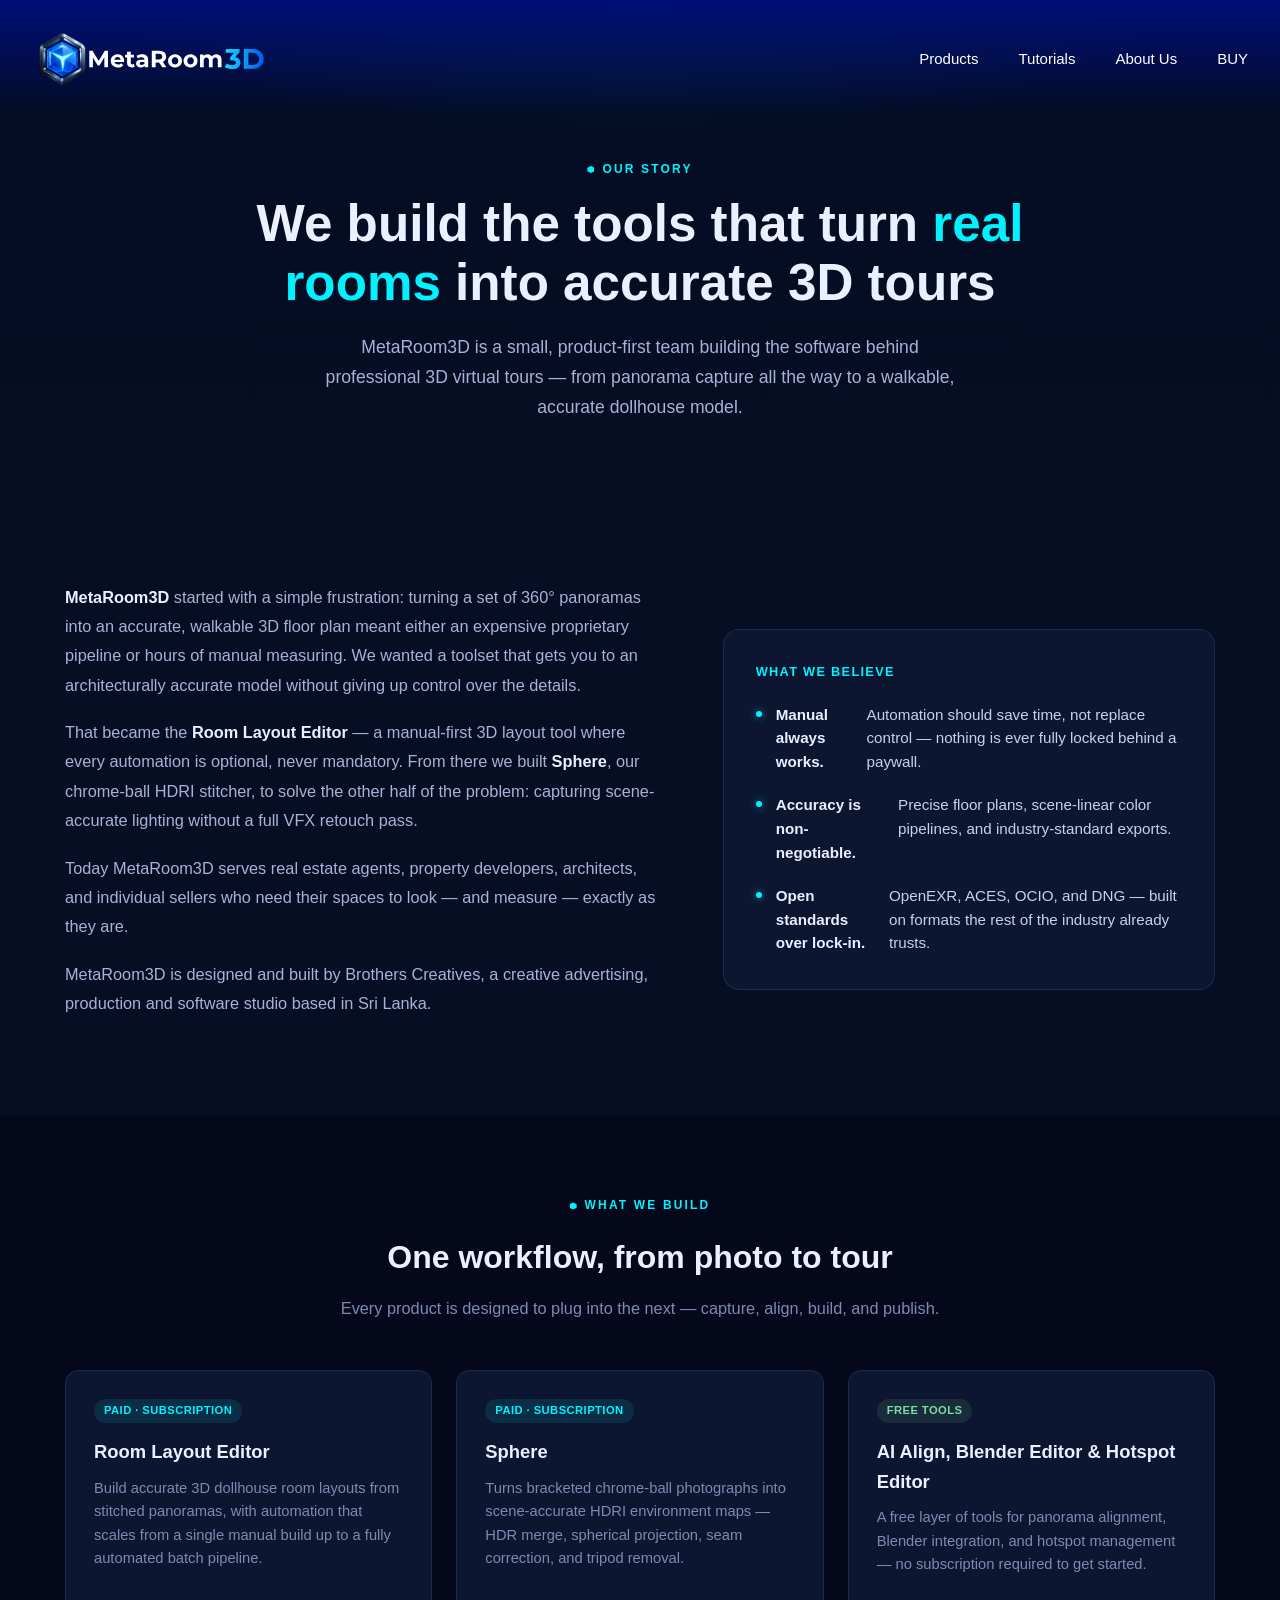
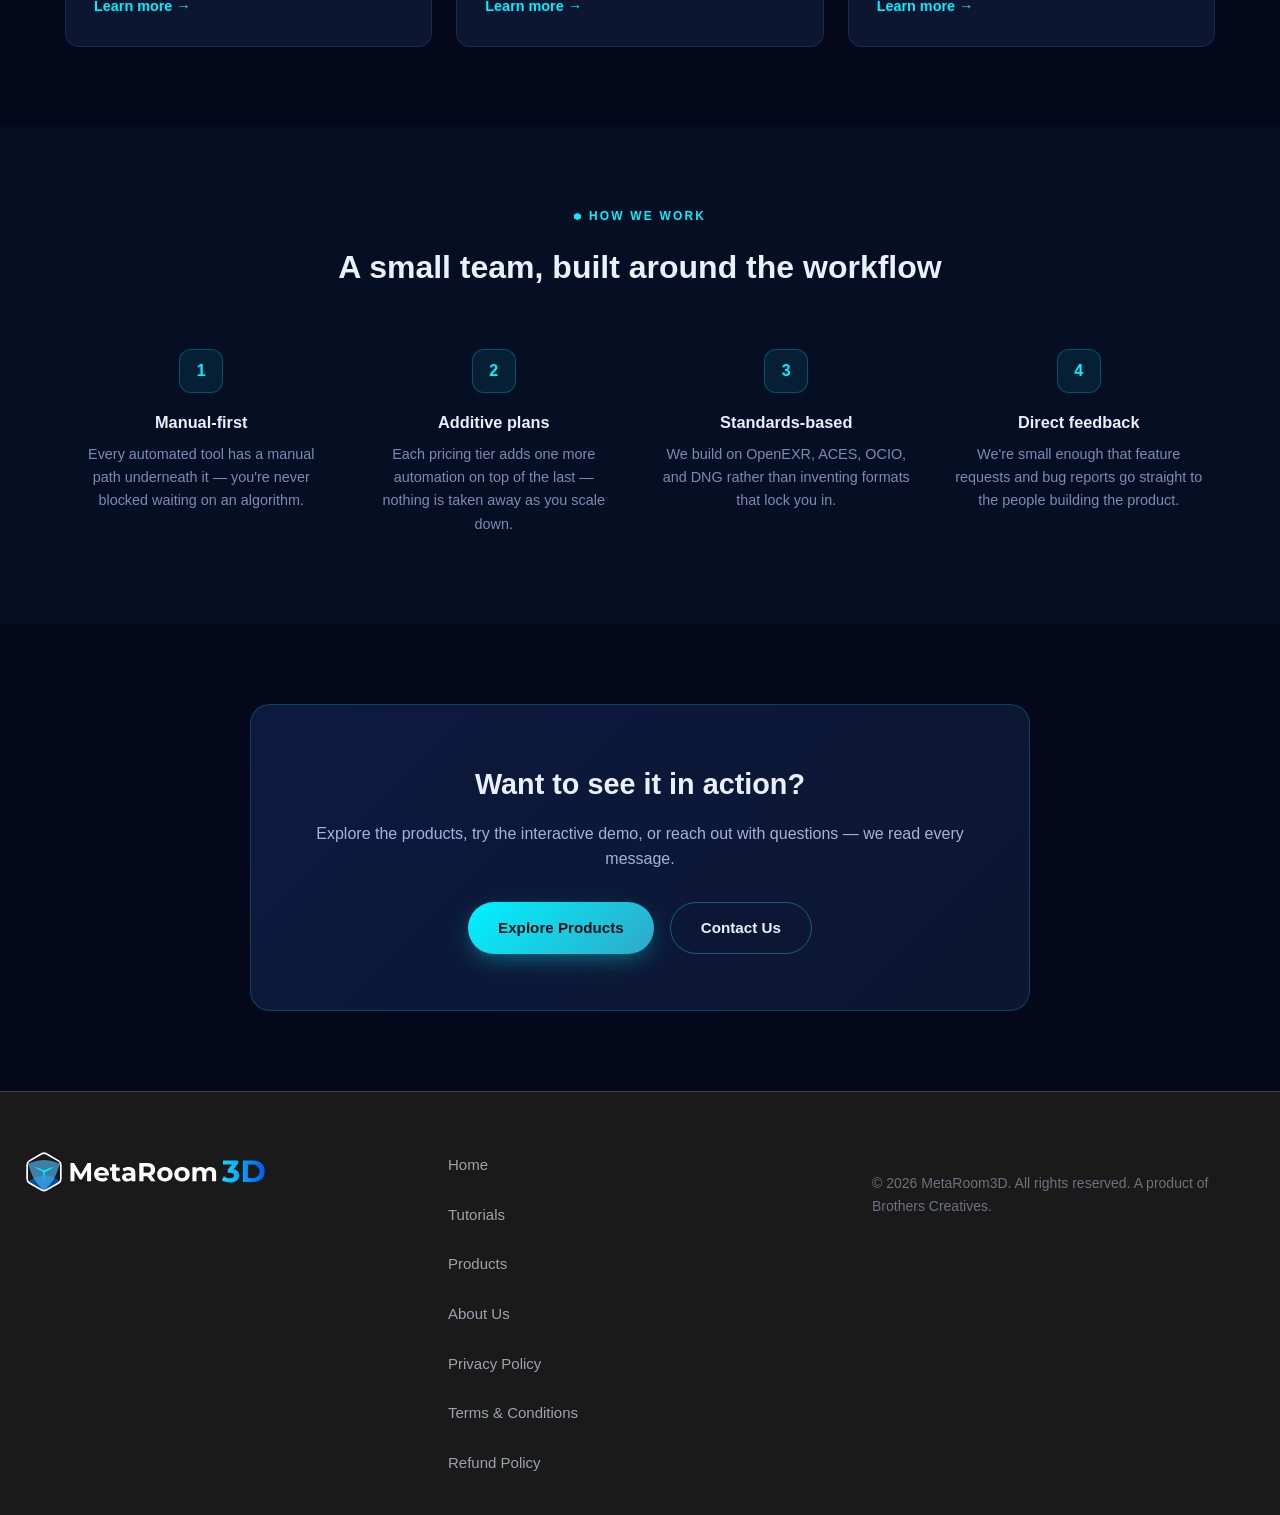
<file: about.html>
<!DOCTYPE html>
<html lang="en">
<head>
  <!-- Google tag (gtag.js) -->
  <script async src="https://www.googletagmanager.com/gtag/js?id=G-KNJFPMVYQR"></script>
  <script>
    window.dataLayer = window.dataLayer || [];
    function gtag(){dataLayer.push(arguments);}
    gtag('js', new Date());
    gtag('config', 'G-KNJFPMVYQR');
    gtag('config', 'AW-18468000577');
  </script>
  <meta charset="UTF-8">
  <meta name="viewport" content="width=device-width, initial-scale=1.0">

  <!-- Primary SEO Meta Tags -->
  <title>About Us - MetaRoom3D</title>
  <meta name="title" content="About Us - MetaRoom3D">
  <meta name="description" content="MetaRoom3D is a software company building desktop tools for 3D spatial work — the Room Layout Editor, the Sphere HDRI stitcher, and free tools for panorama capture and alignment. Learn who we are and how we build.">
  <meta name="keywords" content="about metaroom3d, metaroom3d software company, 3d room modelling software, room layout editor, hdri stitcher, panorama software developer">
  <meta name="author" content="MetaRoom3D">
  <meta name="robots" content="index, follow">
  <link rel="canonical" href="https://metaroom3d.com/about.html">

  <!-- Open Graph / Facebook -->
  <meta property="og:type" content="website">
  <meta property="og:url" content="https://metaroom3d.com/about.html">
  <meta property="og:title" content="About Us - MetaRoom3D">
  <meta property="og:description" content="A software company building desktop tools for 3D room modelling and HDRI production.">
  <meta property="og:image" content="https://metaroom3d.com/assets/products-hero.png">
  <meta property="og:locale" content="en_US">
  <meta property="og:site_name" content="MetaRoom3D">

  <!-- Twitter -->
  <meta property="twitter:card" content="summary_large_image">
  <meta property="twitter:url" content="https://metaroom3d.com/about.html">
  <meta property="twitter:title" content="About Us - MetaRoom3D">
  <meta property="twitter:description" content="A software company building desktop tools for 3D room modelling and HDRI production.">
  <meta property="twitter:image" content="https://metaroom3d.com/assets/products-hero.png">

  <!-- Stylesheets and Favicon -->
  <link rel="preconnect" href="https://fonts.googleapis.com">
  <link rel="preconnect" href="https://fonts.gstatic.com" crossorigin>
  <link href="https://fonts.googleapis.com/css2?family=Montserrat:wght@400;500;600;700;800&display=swap" rel="stylesheet">
  <link rel="stylesheet" href="styles.css">
  <link rel="icon" type="image/x-icon" href="assets/favicon.ico">

  <!-- Google AdSense -->
  <script async src="https://pagead2.googlesyndication.com/pagead/js/adsbygoogle.js?client=ca-pub-4983613090498651"
     crossorigin="anonymous"></script>

  <style>
    /* ===== About hero ===== */
    .about-hero {
      position: relative;
      padding: 160px 0 80px;
      text-align: center;
      background:
        radial-gradient(ellipse 70% 45% at 50% 0%, rgba(0, 242, 255, 0.08), transparent 60%),
        linear-gradient(180deg, #030C22 0%, #060e24 100%);
      overflow: hidden;
    }

    .about-eyebrow {
      display: flex;
      align-items: center;
      justify-content: center;
      gap: 8px;
      font-size: 0.75rem;
      letter-spacing: 0.18em;
      text-transform: uppercase;
      color: #00F2FF;
      font-weight: 700;
      margin-bottom: 16px;
    }

    .about-eyebrow::before {
      content: '';
      width: 7px;
      height: 7px;
      background: #00F2FF;
      clip-path: polygon(50% 0, 100% 25%, 100% 75%, 50% 100%, 0 75%, 0 25%);
      box-shadow: 0 0 8px #00F2FF;
    }

    .about-hero h1 {
      font-size: clamp(2.2rem, 4.5vw, 3.2rem);
      font-weight: 800;
      color: #EAF0FF;
      max-width: 820px;
      margin: 0 auto 20px;
      line-height: 1.15;
    }

    .about-hero h1 span {
      color: #00F2FF;
    }

    .about-hero p {
      max-width: 640px;
      margin: 0 auto;
      color: #A7B2D6;
      font-size: 1.1rem;
      line-height: 1.7;
    }

    /* ===== Section shell ===== */
    .about-section {
      position: relative;
      padding: 80px 0;
      background: #060e24;
    }

    .about-section.alt {
      background: #04081a;
    }

    .about-section-head {
      max-width: 720px;
      margin: 0 auto 48px;
      text-align: center;
    }

    .about-section-head h2 {
      font-size: 2rem;
      font-weight: 700;
      color: #EAF0FF;
      margin-bottom: 12px;
    }

    .about-section-head p {
      color: #7E8AB3;
      font-size: 1.02rem;
      line-height: 1.7;
    }

    /* ===== Story (two-column) ===== */
    .about-story {
      display: grid;
      grid-template-columns: 1.1fr 0.9fr;
      gap: 56px;
      align-items: center;
      max-width: 1150px;
      margin: 0 auto;
    }

    .about-story-text p {
      color: #A7B2D6;
      font-size: 1.02rem;
      line-height: 1.8;
      margin-bottom: 18px;
    }

    .about-story-text strong {
      color: #EAF0FF;
    }

    .about-story-panel {
      background: #0c1630;
      border: 1px solid rgba(120, 160, 255, 0.14);
      border-radius: 16px;
      padding: 32px;
    }

    .about-story-panel h3 {
      color: #00F2FF;
      font-size: 0.8rem;
      letter-spacing: 0.1em;
      text-transform: uppercase;
      margin-bottom: 20px;
    }

    .about-story-panel ul {
      list-style: none;
      display: flex;
      flex-direction: column;
      gap: 18px;
    }

    .about-story-panel li {
      display: flex;
      gap: 14px;
      color: #C7D1EE;
      font-size: 0.95rem;
      line-height: 1.55;
    }

    .about-story-panel li::before {
      content: '';
      flex-shrink: 0;
      width: 6px;
      height: 6px;
      margin-top: 8px;
      background: #00F2FF;
      border-radius: 50%;
      box-shadow: 0 0 8px rgba(0, 242, 255, 0.6);
    }

    .about-story-panel li strong {
      color: #EAF0FF;
      display: block;
      margin-bottom: 2px;
    }

    @media (max-width: 900px) {
      .about-story {
        grid-template-columns: 1fr;
      }
    }

    /* ===== Product pillars ===== */
    .about-pillars {
      display: grid;
      grid-template-columns: repeat(3, 1fr);
      gap: 24px;
      max-width: 1150px;
      margin: 0 auto;
    }

    .about-pillar {
      background: #0c1630;
      border: 1px solid rgba(120, 160, 255, 0.14);
      border-radius: 14px;
      padding: 28px;
      display: flex;
      flex-direction: column;
      transition: transform 0.2s ease, border-color 0.2s ease;
    }

    .about-pillar:hover {
      transform: translateY(-4px);
      border-color: rgba(0, 242, 255, 0.35);
    }

    .about-pillar .tag {
      display: inline-block;
      width: fit-content;
      font-size: 0.7rem;
      font-weight: 700;
      letter-spacing: 0.04em;
      text-transform: uppercase;
      padding: 3px 10px;
      border-radius: 999px;
      margin-bottom: 14px;
      background: rgba(0, 242, 255, 0.1);
      color: #00F2FF;
    }

    .about-pillar .tag.free {
      background: rgba(120, 200, 140, 0.12);
      color: #7EDCA0;
    }

    .about-pillar h3 {
      color: #EAF0FF;
      font-size: 1.15rem;
      margin-bottom: 10px;
    }

    .about-pillar p {
      color: #7E8AB3;
      font-size: 0.92rem;
      line-height: 1.6;
      flex-grow: 1;
      margin-bottom: 18px;
    }

    .about-pillar a {
      color: #00F2FF;
      font-weight: 600;
      font-size: 0.9rem;
      text-decoration: none;
    }

    .about-pillar a:hover {
      text-decoration: underline;
    }

    @media (max-width: 900px) {
      .about-pillars {
        grid-template-columns: 1fr;
      }
    }

    /* ===== Values ===== */
    .about-values {
      display: grid;
      grid-template-columns: repeat(4, 1fr);
      gap: 20px;
      max-width: 1150px;
      margin: 0 auto;
    }

    .about-value {
      text-align: center;
      padding: 8px 12px;
    }

    .about-value .num {
      display: flex;
      align-items: center;
      justify-content: center;
      width: 44px;
      height: 44px;
      margin: 0 auto 16px;
      border-radius: 12px;
      background: rgba(0, 242, 255, 0.08);
      border: 1px solid rgba(0, 242, 255, 0.25);
      color: #00F2FF;
      font-weight: 700;
    }

    .about-value h3 {
      color: #EAF0FF;
      font-size: 1.02rem;
      margin-bottom: 8px;
    }

    .about-value p {
      color: #7E8AB3;
      font-size: 0.9rem;
      line-height: 1.6;
    }

    @media (max-width: 900px) {
      .about-values {
        grid-template-columns: repeat(2, 1fr);
      }
    }
    @media (max-width: 560px) {
      .about-values {
        grid-template-columns: 1fr;
      }
    }

    /* ===== CTA ===== */
    .about-cta {
      max-width: 780px;
      margin: 0 auto;
      text-align: center;
      background: linear-gradient(135deg, #0c1a3f 0%, #0c1630 100%);
      border: 1px solid rgba(0, 242, 255, 0.2);
      border-radius: 20px;
      padding: 56px 40px;
    }

    .about-cta h2 {
      color: #EAF0FF;
      font-size: 1.8rem;
      font-weight: 700;
      margin-bottom: 14px;
    }

    .about-cta p {
      color: #A7B2D6;
      font-size: 1rem;
      margin-bottom: 30px;
    }

    .about-cta-buttons {
      display: flex;
      gap: 16px;
      justify-content: center;
      flex-wrap: wrap;
    }

    .about-btn {
      display: inline-flex;
      align-items: center;
      justify-content: center;
      padding: 13px 30px;
      border-radius: 999px;
      font-weight: 700;
      font-size: 0.95rem;
      text-decoration: none;
      transition: transform 0.2s ease, box-shadow 0.2s ease;
    }

    .about-btn.primary {
      background: linear-gradient(135deg, #00F2FF 0%, #2fa9c7 100%);
      color: #04121a;
      box-shadow: 0 8px 24px -6px rgba(0, 242, 255, 0.45);
    }

    .about-btn.primary:hover {
      transform: translateY(-2px);
      box-shadow: 0 12px 30px -6px rgba(0, 242, 255, 0.6);
    }

    .about-btn.secondary {
      background: transparent;
      color: #EAF0FF;
      border: 1px solid rgba(0, 242, 255, 0.35);
    }

    .about-btn.secondary:hover {
      background: rgba(0, 242, 255, 0.08);
    }

    /* Fade-in on scroll (JS toggles .in-view via IntersectionObserver in script.js) */
    .scroll-reveal {
      opacity: 0;
      transform: translateY(24px);
      transition: opacity 0.6s ease, transform 0.6s ease;
    }
    .scroll-reveal.is-visible {
      opacity: 1;
      transform: translateY(0);
    }
  </style>
</head>
<body>

  <!-- Header -->
  <header class="header">
    <div class="container">
      <a href="index.html" class="logo" aria-label="MetaRoom3D Home">
        <img src="assets/Logo.svg" alt="MetaRoom3D Logo">
      </a>
      <nav class="nav">
        <ul class="nav-menu">
          <li><a href="products.html">Products</a></li>
          <li><a href="tutorials.html">Tutorials</a></li>
          <li><a href="about.html">About Us</a></li>
          <li><a href="index.html#pricing" class="nav-buy-btn">BUY</a></li>
        </ul>
        <div class="hamburger">
          <span class="hamburger-line"></span>
          <span class="hamburger-line"></span>
          <span class="hamburger-line"></span>
        </div>
      </nav>
    </div>
  </header>

  <!-- Hero -->
  <section class="about-hero">
    <div class="container">
      <div class="about-eyebrow">Our Story</div>
      <h1>We build the tools that turn <span>real rooms</span> into accurate 3D tours</h1>
      <p>MetaRoom3D is a small, product-first team building the software behind professional 3D virtual tours — from panorama capture all the way to a walkable, accurate dollhouse model.</p>
    </div>
  </section>

  <!-- Story -->
  <section class="about-section">
    <div class="container">
      <div class="about-story scroll-reveal">
        <div class="about-story-text">
          <p><strong>MetaRoom3D</strong> started with a simple frustration: turning a set of 360° panoramas into an accurate, walkable 3D floor plan meant either an expensive proprietary pipeline or hours of manual measuring. We wanted a toolset that gets you to an architecturally accurate model without giving up control over the details.</p>
          <p>That became the <strong>Room Layout Editor</strong> — a manual-first 3D layout tool where every automation is optional, never mandatory. From there we built <strong>Sphere</strong>, our chrome-ball HDRI stitcher, to solve the other half of the problem: capturing scene-accurate lighting without a full VFX retouch pass.</p>
          <p>Today MetaRoom3D serves real estate agents, property developers, architects, and individual sellers who need their spaces to look — and measure — exactly as they are.</p>
          <p>MetaRoom3D is designed and built by <a href="https://brotherscreatives.com" rel="noopener">Brothers Creatives</a>, a creative advertising, production and software studio based in Sri Lanka.</p>
        </div>
        <div class="about-story-panel">
          <h3>What We Believe</h3>
          <ul>
            <li><strong>Manual always works.</strong> Automation should save time, not replace control — nothing is ever fully locked behind a paywall.</li>
            <li><strong>Accuracy is non-negotiable.</strong> Precise floor plans, scene-linear color pipelines, and industry-standard exports.</li>
            <li><strong>Open standards over lock-in.</strong> OpenEXR, ACES, OCIO, and DNG — built on formats the rest of the industry already trusts.</li>
          </ul>
        </div>
      </div>
    </div>
  </section>

  <!-- Product pillars -->
  <section class="about-section alt">
    <div class="container">
      <div class="about-section-head scroll-reveal">
        <div class="about-eyebrow" style="justify-content:center;">What We Build</div>
        <h2>One workflow, from photo to tour</h2>
        <p>Every product is designed to plug into the next — capture, align, build, and publish.</p>
      </div>
      <div class="about-pillars scroll-reveal">
        <div class="about-pillar">
          <span class="tag">Paid · Subscription</span>
          <h3>Room Layout Editor</h3>
          <p>Build accurate 3D dollhouse room layouts from stitched panoramas, with automation that scales from a single manual build up to a fully automated batch pipeline.</p>
          <a href="products.html#room-layout-editor">Learn more →</a>
        </div>
        <div class="about-pillar">
          <span class="tag">Paid · Subscription</span>
          <h3>Sphere</h3>
          <p>Turns bracketed chrome-ball photographs into scene-accurate HDRI environment maps — HDR merge, spherical projection, seam correction, and tripod removal.</p>
          <a href="products.html#sphere">Learn more →</a>
        </div>
        <div class="about-pillar">
          <span class="tag free">Free Tools</span>
          <h3>AI Align, Blender Editor &amp; Hotspot Editor</h3>
          <p>A free layer of tools for panorama alignment, Blender integration, and hotspot management — no subscription required to get started.</p>
          <a href="products.html#ai-align-tool">Learn more →</a>
        </div>
      </div>
    </div>
  </section>

  <!-- Values -->
  <section class="about-section">
    <div class="container">
      <div class="about-section-head scroll-reveal">
        <div class="about-eyebrow" style="justify-content:center;">How We Work</div>
        <h2>A small team, built around the workflow</h2>
      </div>
      <div class="about-values scroll-reveal">
        <div class="about-value">
          <div class="num">1</div>
          <h3>Manual-first</h3>
          <p>Every automated tool has a manual path underneath it — you're never blocked waiting on an algorithm.</p>
        </div>
        <div class="about-value">
          <div class="num">2</div>
          <h3>Additive plans</h3>
          <p>Each pricing tier adds one more automation on top of the last — nothing is taken away as you scale down.</p>
        </div>
        <div class="about-value">
          <div class="num">3</div>
          <h3>Standards-based</h3>
          <p>We build on OpenEXR, ACES, OCIO, and DNG rather than inventing formats that lock you in.</p>
        </div>
        <div class="about-value">
          <div class="num">4</div>
          <h3>Direct feedback</h3>
          <p>We're small enough that feature requests and bug reports go straight to the people building the product.</p>
        </div>
      </div>
    </div>
  </section>

  <!-- CTA -->
  <section class="about-section alt">
    <div class="container">
      <div class="about-cta scroll-reveal">
        <h2>Want to see it in action?</h2>
        <p>Explore the products, try the interactive demo, or reach out with questions — we read every message.</p>
        <div class="about-cta-buttons">
          <a href="products.html" class="about-btn primary">Explore Products</a>
          <a href="mailto:metaroom3d@gmail.com" class="about-btn secondary">Contact Us</a>
        </div>
      </div>
    </div>
  </section>

  <!-- Footer -->
  <footer class="footer">
    <div class="container">
      <div class="footer-content">
        <div class="footer-logo">
          <img src="assets/Logo_white.svg" alt="MetaRoom3D Logo">
        </div>
        <div class="footer-links">
          <ul>
            <li><a href="index.html">Home</a></li>
            <li><a href="tutorials.html">Tutorials</a></li>
            <li><a href="products.html">Products</a></li>
            <li><a href="about.html">About Us</a></li>
            <li><a href="privacy.html">Privacy Policy</a></li>
            <li><a href="terms.html">Terms &amp; Conditions</a></li>
            <li><a href="refund.html">Refund Policy</a></li>
          </ul>
        </div>
        <div class="footer-social">
          <p>&copy; 2026 MetaRoom3D. All rights reserved. A product of <a href="https://brotherscreatives.com" rel="noopener">Brothers Creatives</a>.</p>
        </div>
      </div>
    </div>
  </footer>

  <script src="script.js"></script>
</body>
</html>
</file>
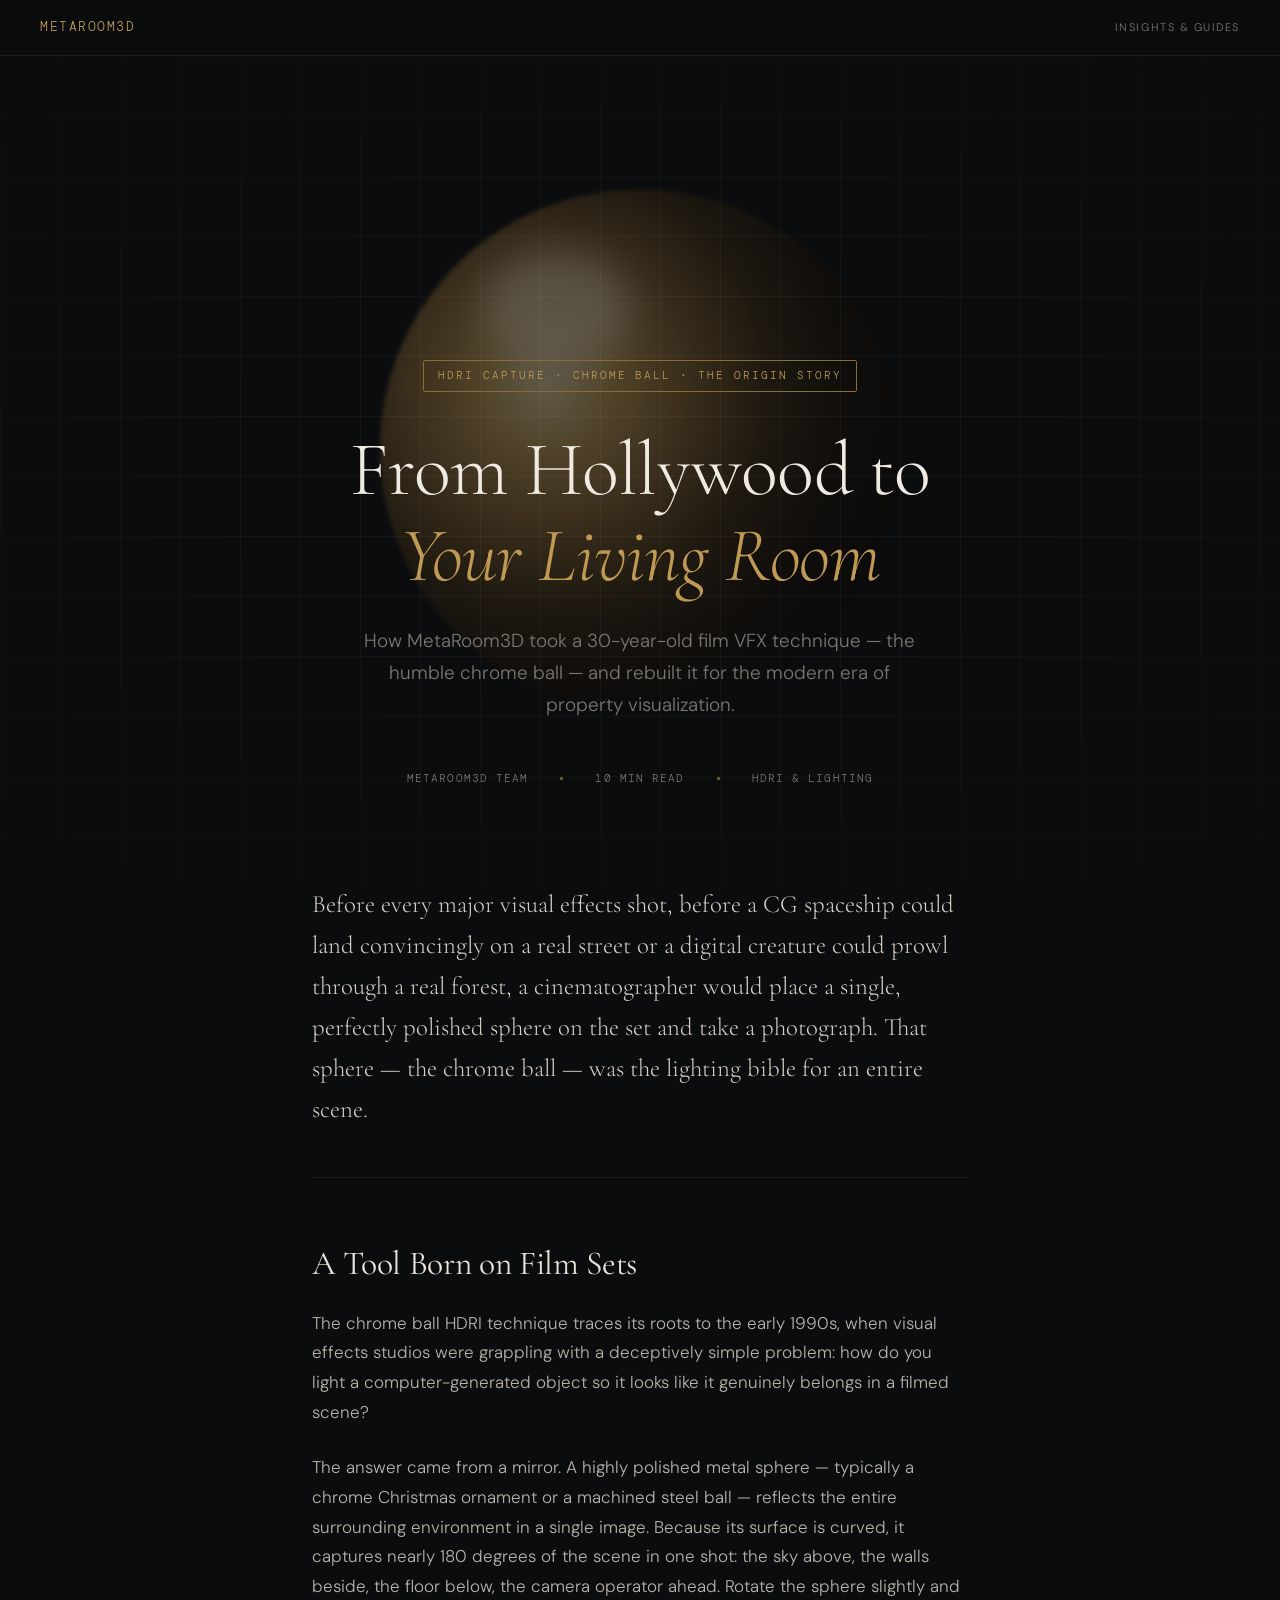
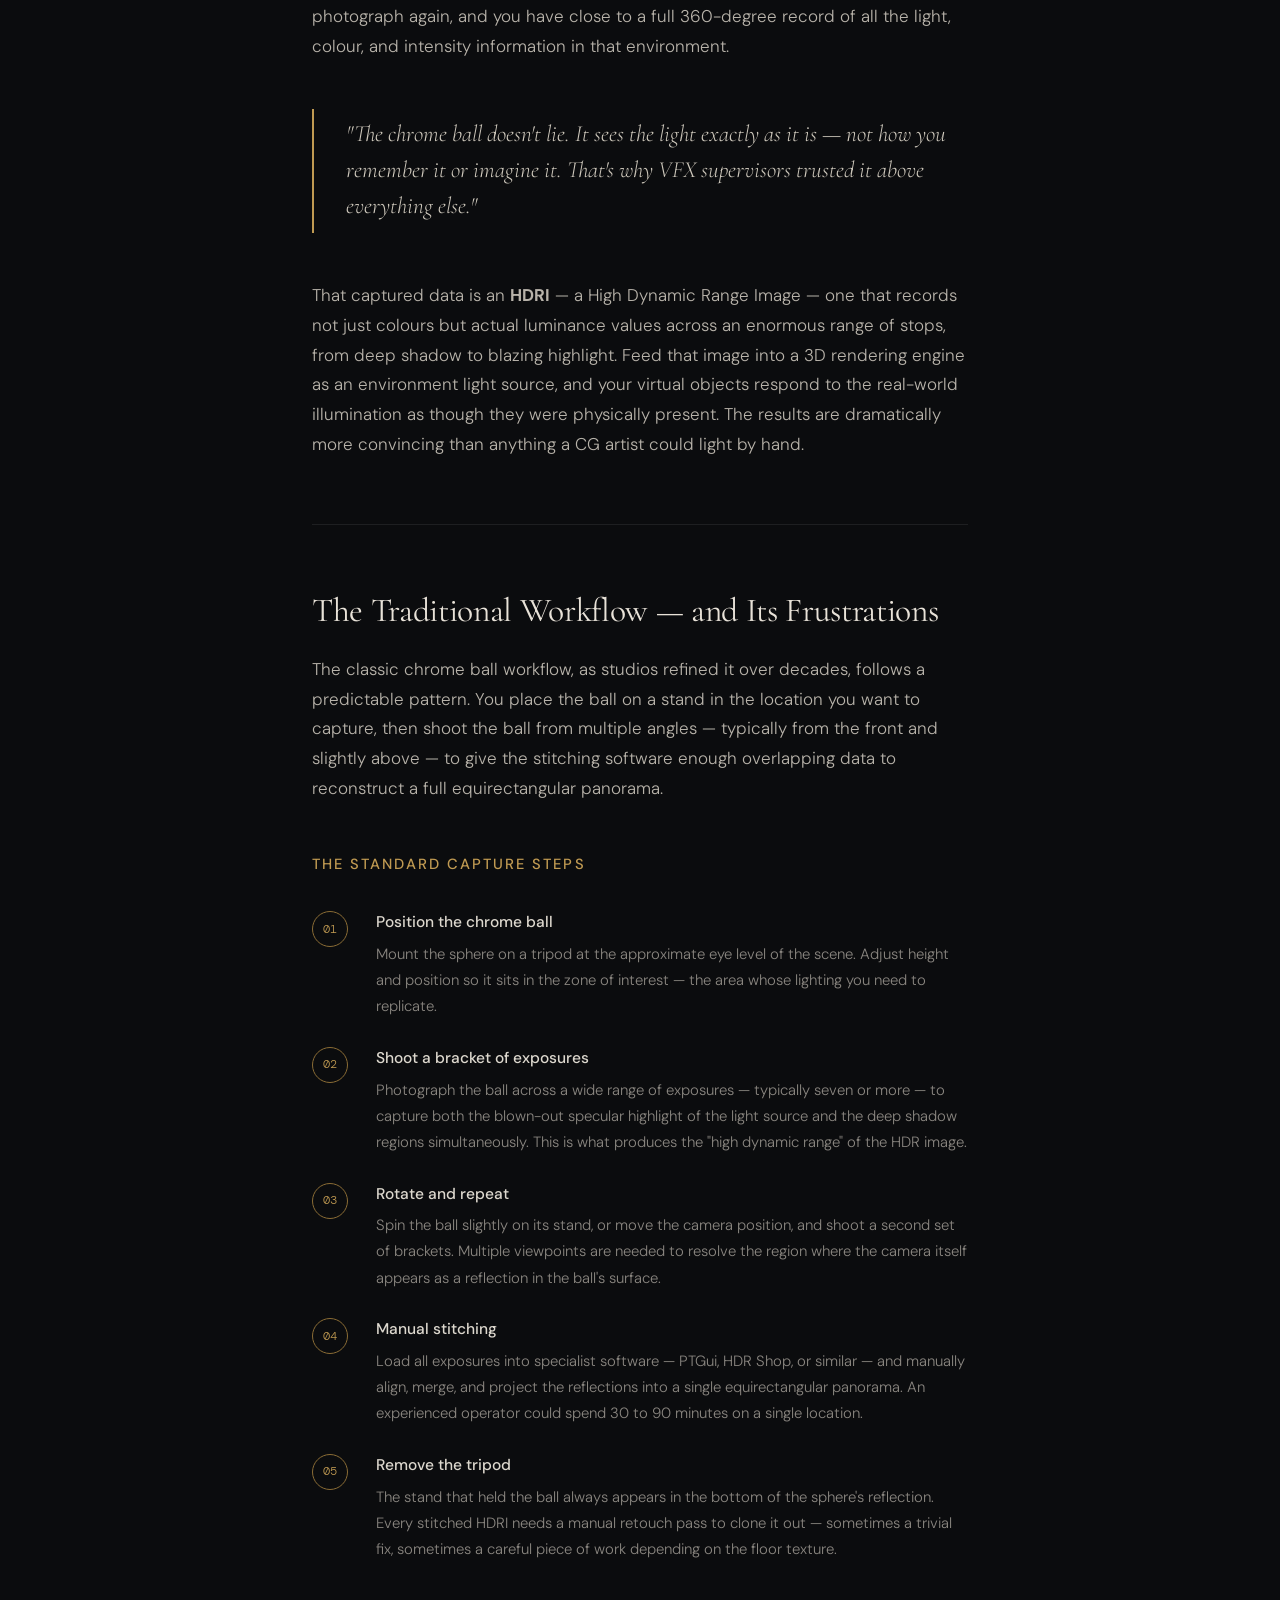
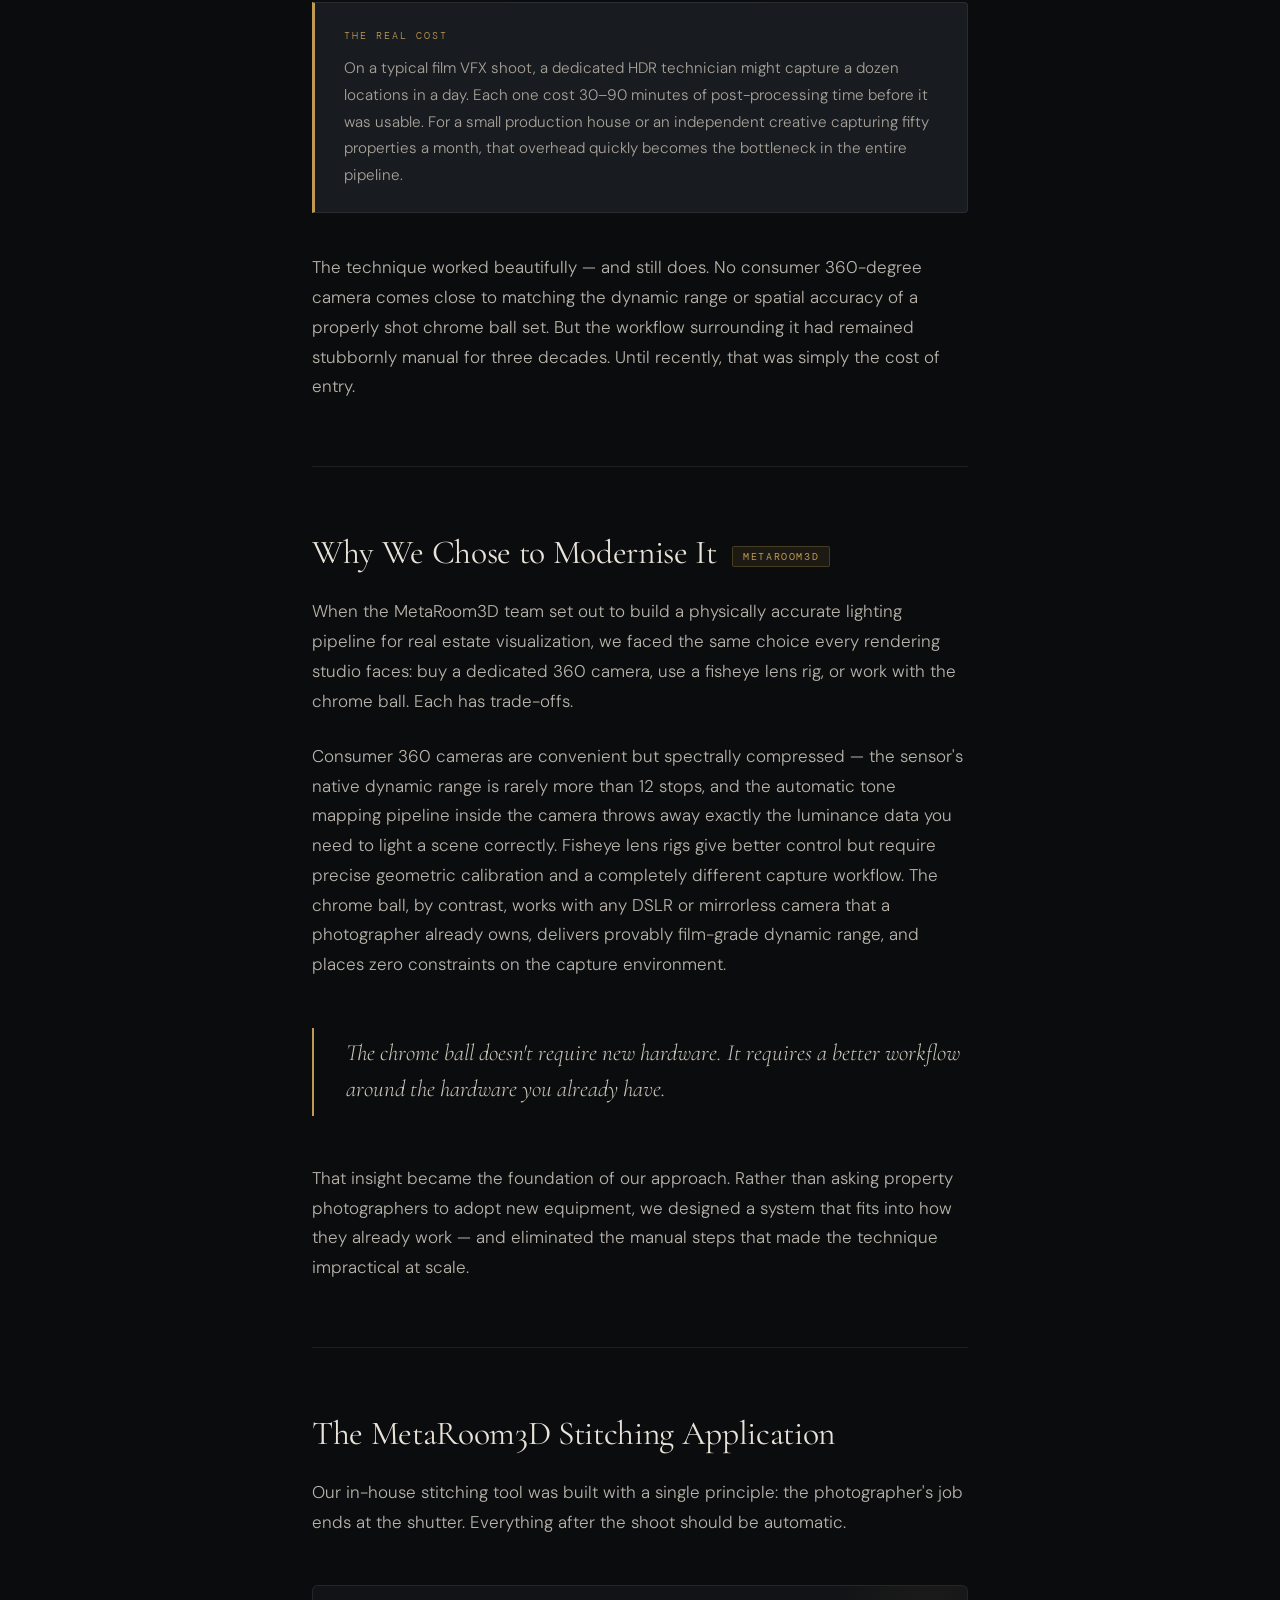
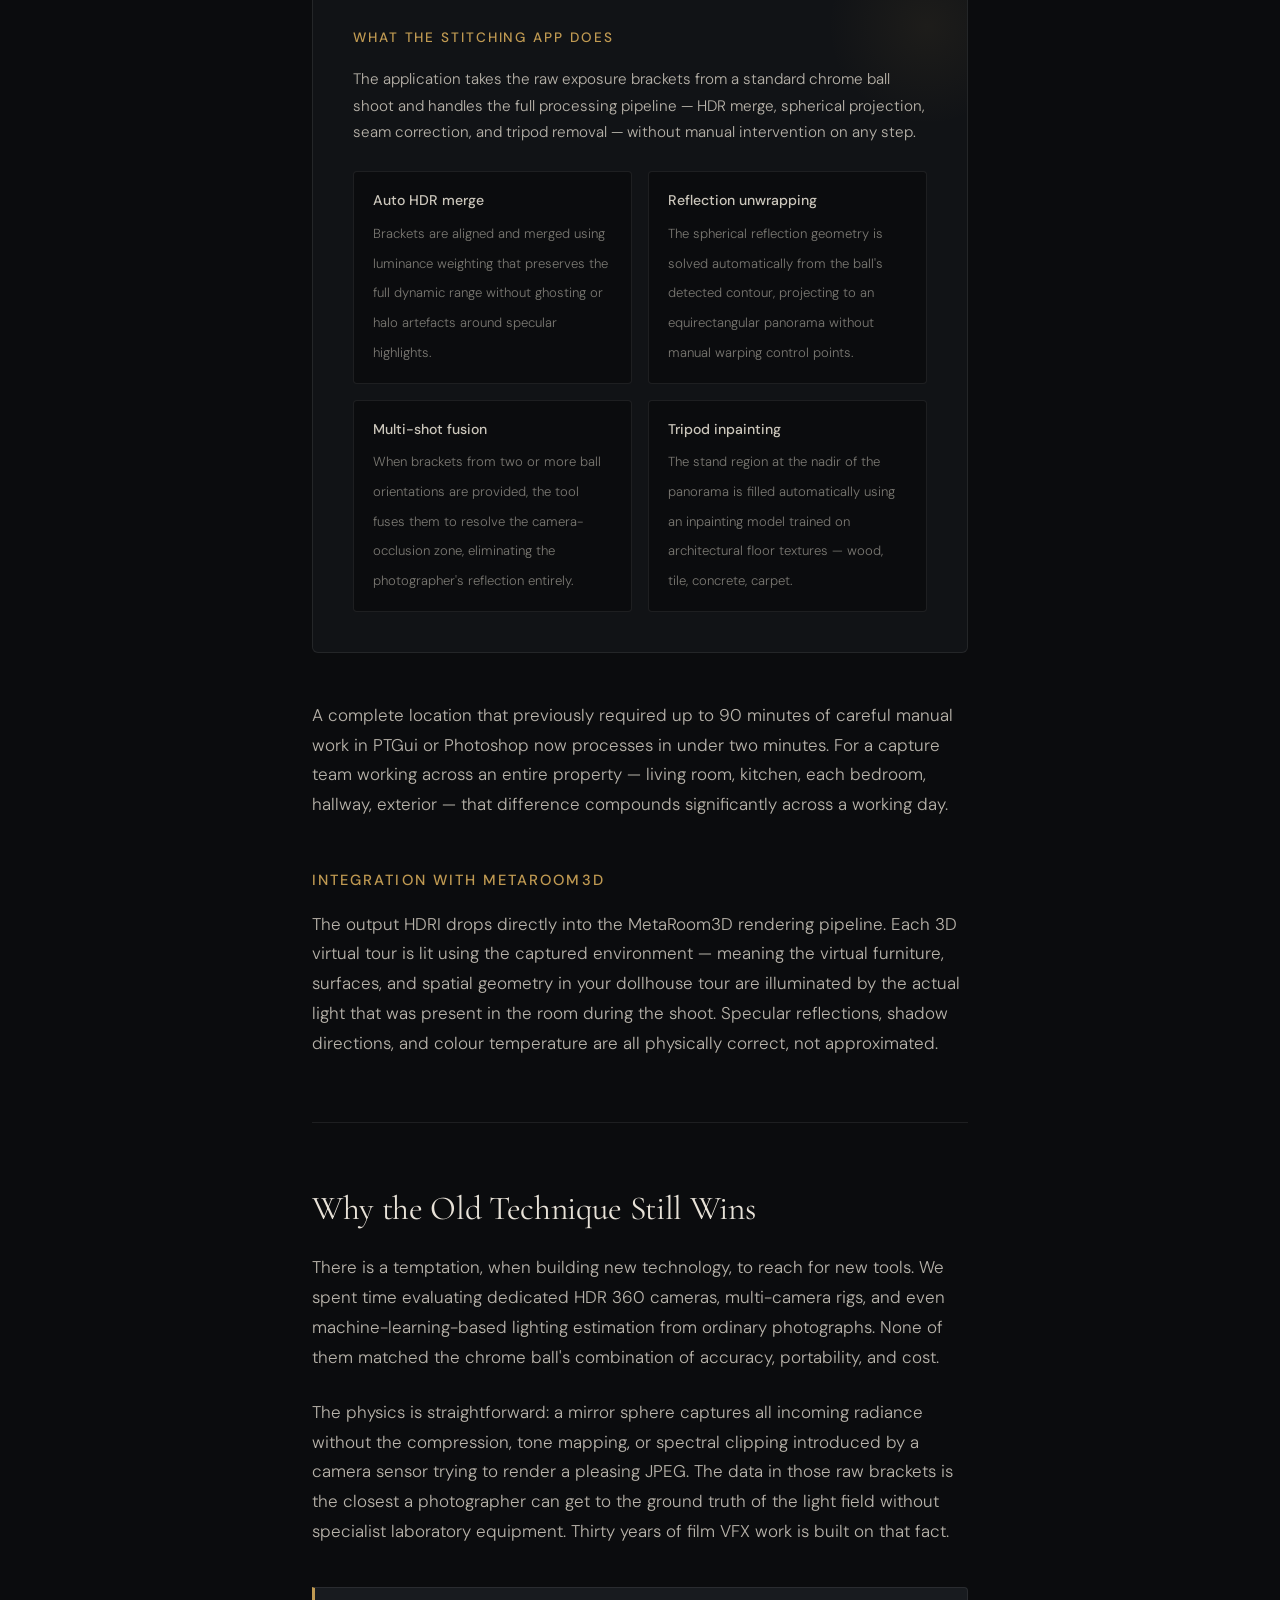
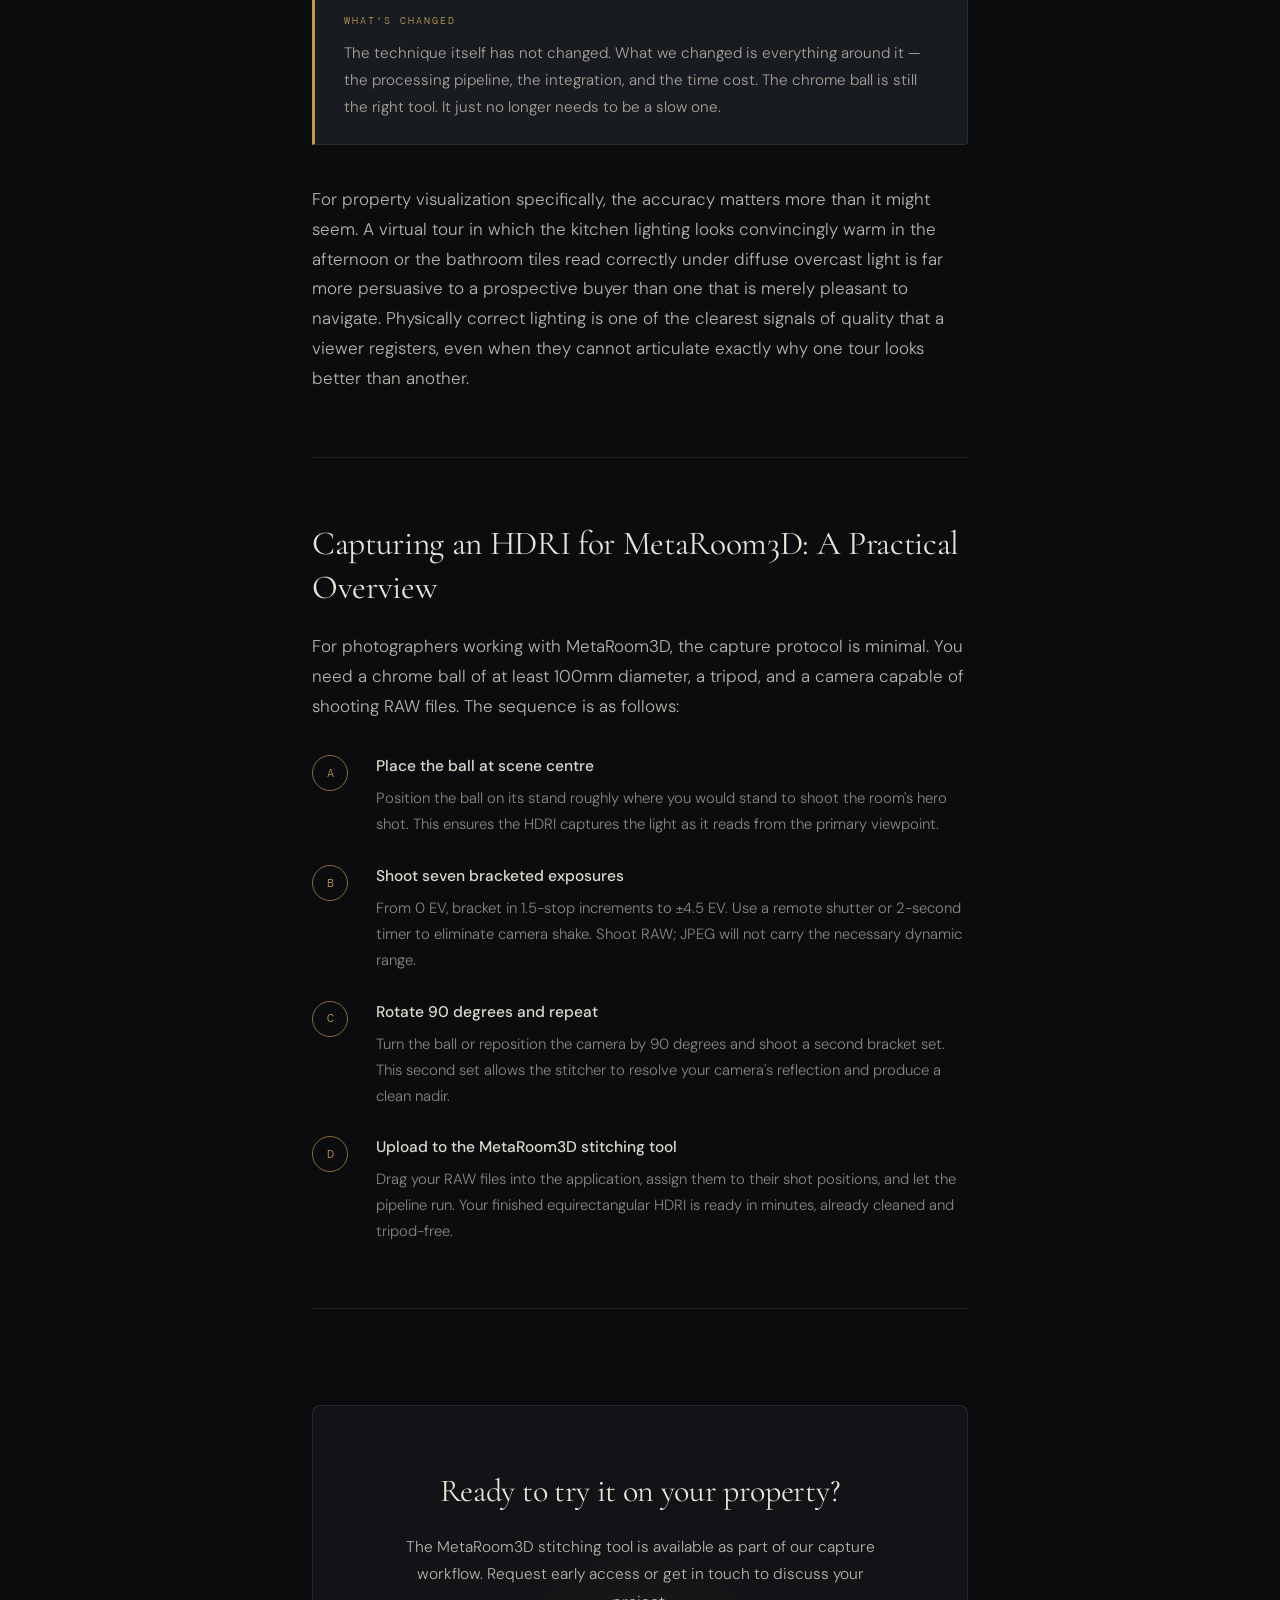
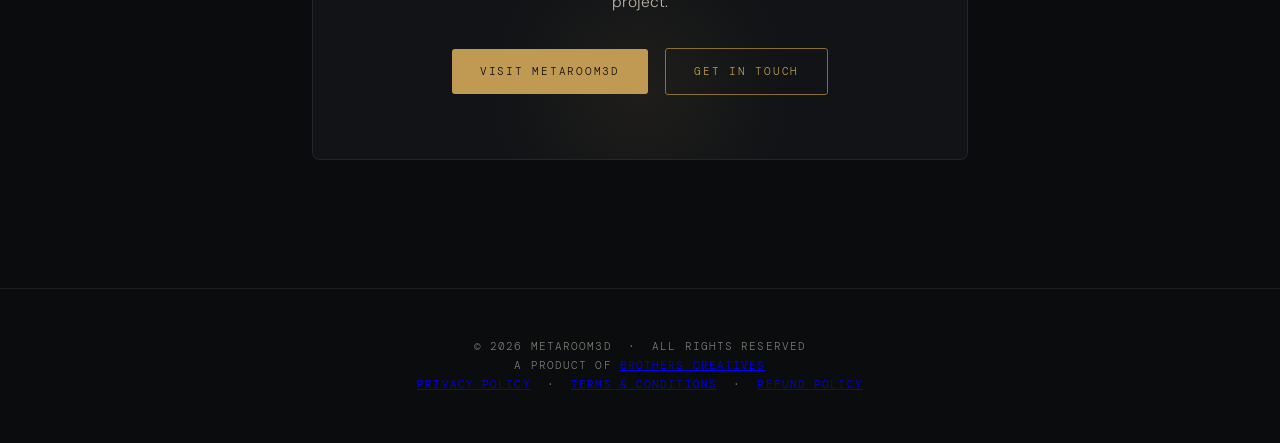
<file: metaroom3d-hdri-article.html>
<!DOCTYPE html>
<html lang="en">
<head>
  <!-- Google tag (gtag.js) -->
  <script async src="https://www.googletagmanager.com/gtag/js?id=G-KNJFPMVYQR"></script>
  <script>
    window.dataLayer = window.dataLayer || [];
    function gtag(){dataLayer.push(arguments);}
    gtag('js', new Date());
    gtag('config', 'G-KNJFPMVYQR');
    gtag('config', 'AW-18468000577');
  </script>
<meta charset="UTF-8" />
<meta name="viewport" content="width=device-width, initial-scale=1.0" />
<title>From Hollywood to Your Living Room — MetaRoom3D</title>
<meta name="description" content="How MetaRoom3D took a 30-year-old film VFX technique — the chrome ball HDRI capture — and rebuilt it for modern real estate visualization." />
<link rel="icon" type="image/x-icon" href="assets/favicon.ico" />
<link rel="preconnect" href="https://fonts.googleapis.com" />
<link rel="preconnect" href="https://fonts.gstatic.com" crossorigin />
<link href="https://fonts.googleapis.com/css2?family=Cormorant+Garamond:ital,wght@0,300;0,400;0,600;1,300;1,400&family=DM+Sans:wght@300;400;500&family=DM+Mono:wght@400&display=swap" rel="stylesheet" />
<style>
  *, *::before, *::after { box-sizing: border-box; margin: 0; padding: 0; }

  :root {
    --bg:       #0b0c0e;
    --bg-2:     #111316;
    --bg-3:     #181b1f;
    --text:     #e4dfd6;
    --muted:    #7a7872;
    --accent:   #c09a52;
    --accent-d: #8a6c35;
    --rule:     rgba(255,255,255,0.08);
    --serif:    'Cormorant Garamond', Georgia, serif;
    --sans:     'DM Sans', system-ui, sans-serif;
    --mono:     'DM Mono', monospace;
  }

  html { scroll-behavior: smooth; }

  body {
    background: var(--bg);
    color: var(--text);
    font-family: var(--sans);
    font-size: 17px;
    line-height: 1.75;
    font-weight: 300;
    -webkit-font-smoothing: antialiased;
  }

  /* ─── NAV BAR ─────────────────────────────────────── */
  nav {
    position: fixed; top: 0; left: 0; right: 0;
    z-index: 100;
    display: flex; align-items: center; justify-content: space-between;
    padding: 0 2.5rem;
    height: 56px;
    background: rgba(11,12,14,0.85);
    backdrop-filter: blur(12px);
    border-bottom: 1px solid var(--rule);
  }
  .nav-logo {
    font-family: var(--mono);
    font-size: 13px;
    letter-spacing: 0.12em;
    color: var(--accent);
    text-decoration: none;
    text-transform: uppercase;
  }
  .nav-tag {
    font-size: 11px;
    letter-spacing: 0.14em;
    text-transform: uppercase;
    color: var(--muted);
  }

  /* ─── HERO ────────────────────────────────────────── */
  .hero {
    position: relative;
    min-height: 92vh;
    display: flex; flex-direction: column; justify-content: flex-end;
    padding: 0 0 6rem;
    margin-top: 56px;
    overflow: hidden;
  }
  .hero-orb {
    position: absolute;
    top: 50%; left: 50%;
    transform: translate(-50%, -54%);
    width: min(520px, 80vw);
    height: min(520px, 80vw);
    border-radius: 50%;
    background: radial-gradient(circle at 32% 38%,
      #e8d4a4 0%,
      #c09a52 14%,
      #8a6835 28%,
      #3d2e14 46%,
      #1a1208 62%,
      #0a0906 80%,
      transparent 100%
    );
    opacity: 0.38;
    filter: blur(2px);
  }
  .hero-orb::after {
    content: '';
    position: absolute;
    top: 12%; left: 20%;
    width: 28%; height: 22%;
    border-radius: 50%;
    background: rgba(255,245,220,0.55);
    filter: blur(18px);
  }
  .hero-grid {
    position: absolute; inset: 0;
    background-image:
      linear-gradient(var(--rule) 1px, transparent 1px),
      linear-gradient(90deg, var(--rule) 1px, transparent 1px);
    background-size: 60px 60px;
    mask-image: radial-gradient(ellipse 80% 70% at 50% 50%, black 30%, transparent 100%);
    opacity: 0.5;
  }
  .hero-content {
    position: relative;
    max-width: 860px;
    margin: 0 auto;
    padding: 0 2rem;
    text-align: center;
  }
  .hero-kicker {
    display: inline-block;
    font-family: var(--mono);
    font-size: 11px;
    letter-spacing: 0.18em;
    text-transform: uppercase;
    color: var(--accent);
    border: 1px solid var(--accent-d);
    padding: 5px 14px;
    border-radius: 2px;
    margin-bottom: 2.2rem;
  }
  h1 {
    font-family: var(--serif);
    font-size: clamp(2.6rem, 6vw, 4.8rem);
    font-weight: 300;
    line-height: 1.12;
    letter-spacing: -0.01em;
    color: #f0ebe2;
    margin-bottom: 1.6rem;
  }
  h1 em {
    font-style: italic;
    color: var(--accent);
  }
  .hero-sub {
    font-size: clamp(1rem, 2vw, 1.18rem);
    color: var(--muted);
    max-width: 580px;
    margin: 0 auto 3rem;
    line-height: 1.7;
    font-weight: 300;
  }
  .hero-meta {
    display: flex; align-items: center; justify-content: center;
    gap: 2rem;
    font-family: var(--mono);
    font-size: 11px;
    letter-spacing: 0.1em;
    text-transform: uppercase;
    color: var(--muted);
  }
  .hero-meta span { display: flex; align-items: center; gap: 0.5rem; }
  .dot { width: 3px; height: 3px; border-radius: 50%; background: var(--accent-d); }

  /* ─── ARTICLE BODY ────────────────────────────────── */
  .article-wrap {
    max-width: 720px;
    margin: 0 auto;
    padding: 0 2rem 8rem;
  }

  /* Lead paragraph */
  .lead {
    font-family: var(--serif);
    font-size: clamp(1.25rem, 2.5vw, 1.55rem);
    font-weight: 300;
    line-height: 1.65;
    color: #d8d2c8;
    margin-bottom: 3rem;
    padding-bottom: 3rem;
    border-bottom: 1px solid var(--rule);
  }

  p { margin-bottom: 1.6rem; color: #b8b3aa; font-weight: 300; }
  p:last-child { margin-bottom: 0; }

  h2 {
    font-family: var(--serif);
    font-size: clamp(1.55rem, 3vw, 2.1rem);
    font-weight: 400;
    line-height: 1.3;
    color: #e8e2d8;
    margin: 4rem 0 1.4rem;
    letter-spacing: -0.01em;
  }

  h3 {
    font-family: var(--sans);
    font-size: 0.92rem;
    font-weight: 500;
    letter-spacing: 0.14em;
    text-transform: uppercase;
    color: var(--accent);
    margin: 3rem 0 1rem;
  }

  /* Pull quote */
  blockquote {
    border-left: 2px solid var(--accent);
    margin: 3rem 0;
    padding: 0.5rem 0 0.5rem 2rem;
    font-family: var(--serif);
    font-size: clamp(1.2rem, 2.2vw, 1.45rem);
    font-style: italic;
    color: #cec8bc;
    line-height: 1.55;
  }

  /* Callout box */
  .callout {
    background: var(--bg-3);
    border: 1px solid var(--rule);
    border-left: 3px solid var(--accent);
    border-radius: 0 4px 4px 0;
    padding: 1.5rem 1.8rem;
    margin: 2.5rem 0;
  }
  .callout-label {
    font-family: var(--mono);
    font-size: 10px;
    letter-spacing: 0.2em;
    text-transform: uppercase;
    color: var(--accent);
    display: block;
    margin-bottom: 0.7rem;
  }
  .callout p { color: #a8a39a; font-size: 0.95rem; margin-bottom: 0; }

  /* Steps */
  .steps { margin: 2rem 0 2.5rem; counter-reset: step; }
  .step {
    display: grid; grid-template-columns: 48px 1fr;
    gap: 1rem; margin-bottom: 1.6rem; align-items: start;
  }
  .step-num {
    counter-increment: step;
    width: 36px; height: 36px;
    border-radius: 50%;
    border: 1px solid var(--accent-d);
    display: flex; align-items: center; justify-content: center;
    font-family: var(--mono);
    font-size: 12px;
    color: var(--accent);
    flex-shrink: 0;
    margin-top: 2px;
  }
  .step-body strong {
    display: block;
    font-weight: 500;
    color: #ddd8ce;
    font-size: 0.97rem;
    margin-bottom: 0.3rem;
  }
  .step-body p { font-size: 0.93rem; margin: 0; color: #8a8680; }

  /* Divider */
  .rule {
    border: none;
    border-top: 1px solid var(--rule);
    margin: 4rem 0;
  }

  /* Pill badge */
  .badge {
    display: inline-block;
    font-family: var(--mono);
    font-size: 10px;
    letter-spacing: 0.16em;
    text-transform: uppercase;
    color: var(--accent);
    background: rgba(192, 154, 82, 0.1);
    border: 1px solid rgba(192, 154, 82, 0.25);
    padding: 3px 10px;
    border-radius: 2px;
    vertical-align: middle;
    margin-left: 8px;
  }

  /* Highlight box for the stitching app section */
  .feature-panel {
    background: var(--bg-2);
    border: 1px solid var(--rule);
    border-radius: 6px;
    padding: 2.5rem;
    margin: 3rem 0;
    position: relative;
    overflow: hidden;
  }
  .feature-panel::before {
    content: '';
    position: absolute;
    top: -60px; right: -60px;
    width: 200px; height: 200px;
    border-radius: 50%;
    background: radial-gradient(circle, rgba(192,154,82,0.07) 0%, transparent 70%);
  }
  .feature-panel h3 {
    margin-top: 0;
    font-size: 0.85rem;
  }
  .feature-panel p { font-size: 0.95rem; }
  .feature-grid {
    display: grid;
    grid-template-columns: 1fr 1fr;
    gap: 1rem;
    margin-top: 1.5rem;
  }
  .feature-item {
    padding: 1rem 1.2rem;
    background: var(--bg);
    border: 1px solid var(--rule);
    border-radius: 4px;
  }
  .feature-item strong {
    display: block;
    font-size: 0.88rem;
    font-weight: 500;
    color: #ccc7bc;
    margin-bottom: 0.3rem;
  }
  .feature-item span {
    font-size: 0.82rem;
    color: var(--muted);
    line-height: 1.5;
  }

  /* CTA */
  .cta-section {
    margin-top: 6rem;
    padding: 4rem 2.5rem;
    background: var(--bg-2);
    border: 1px solid var(--rule);
    border-radius: 8px;
    text-align: center;
    position: relative;
    overflow: hidden;
  }
  .cta-section::after {
    content: '';
    position: absolute;
    bottom: -80px; left: 50%;
    transform: translateX(-50%);
    width: 300px; height: 300px;
    border-radius: 50%;
    background: radial-gradient(circle, rgba(192,154,82,0.08) 0%, transparent 70%);
  }
  .cta-section h2 {
    margin-top: 0;
    font-size: clamp(1.5rem, 3vw, 2rem);
  }
  .cta-section p { max-width: 480px; margin: 0 auto 2rem; font-size: 0.97rem; }
  .btn {
    display: inline-block;
    font-family: var(--mono);
    font-size: 11px;
    letter-spacing: 0.16em;
    text-transform: uppercase;
    color: #0b0c0e;
    background: var(--accent);
    padding: 13px 28px;
    border-radius: 3px;
    text-decoration: none;
    transition: opacity 0.2s;
  }
  .btn:hover { opacity: 0.85; }
  .btn-ghost {
    background: transparent;
    color: var(--accent);
    border: 1px solid var(--accent-d);
    margin-left: 12px;
  }
  .btn-ghost:hover { background: rgba(192,154,82,0.07); opacity: 1; }

  /* Footer */
  footer {
    text-align: center;
    padding: 3rem 2rem;
    font-family: var(--mono);
    font-size: 11px;
    letter-spacing: 0.1em;
    text-transform: uppercase;
    color: var(--muted);
    border-top: 1px solid var(--rule);
  }

  /* Scroll fade-in */
  .reveal { opacity: 0; transform: translateY(18px); transition: opacity 0.7s ease, transform 0.7s ease; }
  .reveal.visible { opacity: 1; transform: none; }

  @media (max-width: 640px) {
    nav { padding: 0 1.25rem; }
    .hero { padding-bottom: 4rem; }
    .hero-meta { flex-direction: column; gap: 0.8rem; }
    .article-wrap { padding: 0 1.25rem 5rem; }
    .feature-grid { grid-template-columns: 1fr; }
    .btn-ghost { margin: 0.75rem 0 0; display: block; }
  }
</style>
</head>
<body>

<!-- NAV -->
<nav>
  <a href="https://www.metaroom3d.com" class="nav-logo">MetaRoom3D</a>
  <span class="nav-tag">Insights &amp; Guides</span>
</nav>

<!-- HERO -->
<header class="hero">
  <div class="hero-orb"></div>
  <div class="hero-grid"></div>
  <div class="hero-content">
    <span class="hero-kicker">HDRI Capture · Chrome Ball · The Origin Story</span>
    <h1>From Hollywood to<br/><em>Your Living Room</em></h1>
    <p class="hero-sub">
      How MetaRoom3D took a 30-year-old film VFX technique — the humble chrome ball — and rebuilt it for the modern era of property visualization.
    </p>
    <div class="hero-meta">
      <span>MetaRoom3D Team</span>
      <span class="dot"></span>
      <span>10 min read</span>
      <span class="dot"></span>
      <span>HDRI &amp; Lighting</span>
    </div>
  </div>
</header>

<!-- ARTICLE -->
<article class="article-wrap">

  <p class="lead reveal">
    Before every major visual effects shot, before a CG spaceship could land convincingly on a real street or a digital creature could prowl through a real forest, a cinematographer would place a single, perfectly polished sphere on the set and take a photograph. That sphere — the chrome ball — was the lighting bible for an entire scene.
  </p>

  <h2 class="reveal">A Tool Born on Film Sets</h2>

  <p class="reveal">
    The chrome ball HDRI technique traces its roots to the early 1990s, when visual effects studios were grappling with a deceptively simple problem: how do you light a computer-generated object so it looks like it genuinely belongs in a filmed scene?
  </p>

  <p class="reveal">
    The answer came from a mirror. A highly polished metal sphere — typically a chrome Christmas ornament or a machined steel ball — reflects the entire surrounding environment in a single image. Because its surface is curved, it captures nearly 180 degrees of the scene in one shot: the sky above, the walls beside, the floor below, the camera operator ahead. Rotate the sphere slightly and photograph again, and you have close to a full 360-degree record of all the light, colour, and intensity information in that environment.
  </p>

  <blockquote class="reveal">
    "The chrome ball doesn't lie. It sees the light exactly as it is — not how you remember it or imagine it. That's why VFX supervisors trusted it above everything else."
  </blockquote>

  <p class="reveal">
    That captured data is an <strong>HDRI</strong> — a High Dynamic Range Image — one that records not just colours but actual luminance values across an enormous range of stops, from deep shadow to blazing highlight. Feed that image into a 3D rendering engine as an environment light source, and your virtual objects respond to the real-world illumination as though they were physically present. The results are dramatically more convincing than anything a CG artist could light by hand.
  </p>

  <hr class="rule reveal" />

  <h2 class="reveal">The Traditional Workflow — and Its Frustrations</h2>

  <p class="reveal">
    The classic chrome ball workflow, as studios refined it over decades, follows a predictable pattern. You place the ball on a stand in the location you want to capture, then shoot the ball from multiple angles — typically from the front and slightly above — to give the stitching software enough overlapping data to reconstruct a full equirectangular panorama.
  </p>

  <h3 class="reveal">The standard capture steps</h3>
  <div class="steps reveal">
    <div class="step">
      <div class="step-num">01</div>
      <div class="step-body">
        <strong>Position the chrome ball</strong>
        <p>Mount the sphere on a tripod at the approximate eye level of the scene. Adjust height and position so it sits in the zone of interest — the area whose lighting you need to replicate.</p>
      </div>
    </div>
    <div class="step">
      <div class="step-num">02</div>
      <div class="step-body">
        <strong>Shoot a bracket of exposures</strong>
        <p>Photograph the ball across a wide range of exposures — typically seven or more — to capture both the blown-out specular highlight of the light source and the deep shadow regions simultaneously. This is what produces the "high dynamic range" of the HDR image.</p>
      </div>
    </div>
    <div class="step">
      <div class="step-num">03</div>
      <div class="step-body">
        <strong>Rotate and repeat</strong>
        <p>Spin the ball slightly on its stand, or move the camera position, and shoot a second set of brackets. Multiple viewpoints are needed to resolve the region where the camera itself appears as a reflection in the ball's surface.</p>
      </div>
    </div>
    <div class="step">
      <div class="step-num">04</div>
      <div class="step-body">
        <strong>Manual stitching</strong>
        <p>Load all exposures into specialist software — PTGui, HDR Shop, or similar — and manually align, merge, and project the reflections into a single equirectangular panorama. An experienced operator could spend 30 to 90 minutes on a single location.</p>
      </div>
    </div>
    <div class="step">
      <div class="step-num">05</div>
      <div class="step-body">
        <strong>Remove the tripod</strong>
        <p>The stand that held the ball always appears in the bottom of the sphere's reflection. Every stitched HDRI needs a manual retouch pass to clone it out — sometimes a trivial fix, sometimes a careful piece of work depending on the floor texture.</p>
      </div>
    </div>
  </div>

  <div class="callout reveal">
    <span class="callout-label">The real cost</span>
    <p>On a typical film VFX shoot, a dedicated HDR technician might capture a dozen locations in a day. Each one cost 30–90 minutes of post-processing time before it was usable. For a small production house or an independent creative capturing fifty properties a month, that overhead quickly becomes the bottleneck in the entire pipeline.</p>
  </div>

  <p class="reveal">
    The technique worked beautifully — and still does. No consumer 360-degree camera comes close to matching the dynamic range or spatial accuracy of a properly shot chrome ball set. But the workflow surrounding it had remained stubbornly manual for three decades. Until recently, that was simply the cost of entry.
  </p>

  <hr class="rule reveal" />

  <h2 class="reveal">Why We Chose to Modernise It <span class="badge">MetaRoom3D</span></h2>

  <p class="reveal">
    When the MetaRoom3D team set out to build a physically accurate lighting pipeline for real estate visualization, we faced the same choice every rendering studio faces: buy a dedicated 360 camera, use a fisheye lens rig, or work with the chrome ball. Each has trade-offs.
  </p>

  <p class="reveal">
    Consumer 360 cameras are convenient but spectrally compressed — the sensor's native dynamic range is rarely more than 12 stops, and the automatic tone mapping pipeline inside the camera throws away exactly the luminance data you need to light a scene correctly. Fisheye lens rigs give better control but require precise geometric calibration and a completely different capture workflow. The chrome ball, by contrast, works with any DSLR or mirrorless camera that a photographer already owns, delivers provably film-grade dynamic range, and places zero constraints on the capture environment.
  </p>

  <blockquote class="reveal">
    The chrome ball doesn't require new hardware. It requires a better workflow around the hardware you already have.
  </blockquote>

  <p class="reveal">
    That insight became the foundation of our approach. Rather than asking property photographers to adopt new equipment, we designed a system that fits into how they already work — and eliminated the manual steps that made the technique impractical at scale.
  </p>

  <hr class="rule reveal" />

  <h2 class="reveal">The MetaRoom3D Stitching Application</h2>

  <p class="reveal">
    Our in-house stitching tool was built with a single principle: the photographer's job ends at the shutter. Everything after the shoot should be automatic.
  </p>

  <div class="feature-panel reveal">
    <h3>What the stitching app does</h3>
    <p>
      The application takes the raw exposure brackets from a standard chrome ball shoot and handles the full processing pipeline — HDR merge, spherical projection, seam correction, and tripod removal — without manual intervention on any step.
    </p>
    <div class="feature-grid">
      <div class="feature-item">
        <strong>Auto HDR merge</strong>
        <span>Brackets are aligned and merged using luminance weighting that preserves the full dynamic range without ghosting or halo artefacts around specular highlights.</span>
      </div>
      <div class="feature-item">
        <strong>Reflection unwrapping</strong>
        <span>The spherical reflection geometry is solved automatically from the ball's detected contour, projecting to an equirectangular panorama without manual warping control points.</span>
      </div>
      <div class="feature-item">
        <strong>Multi-shot fusion</strong>
        <span>When brackets from two or more ball orientations are provided, the tool fuses them to resolve the camera-occlusion zone, eliminating the photographer's reflection entirely.</span>
      </div>
      <div class="feature-item">
        <strong>Tripod inpainting</strong>
        <span>The stand region at the nadir of the panorama is filled automatically using an inpainting model trained on architectural floor textures — wood, tile, concrete, carpet.</span>
      </div>
    </div>
  </div>

  <p class="reveal">
    A complete location that previously required up to 90 minutes of careful manual work in PTGui or Photoshop now processes in under two minutes. For a capture team working across an entire property — living room, kitchen, each bedroom, hallway, exterior — that difference compounds significantly across a working day.
  </p>

  <h3 class="reveal">Integration with MetaRoom3D</h3>
  <p class="reveal">
    The output HDRI drops directly into the MetaRoom3D rendering pipeline. Each 3D virtual tour is lit using the captured environment — meaning the virtual furniture, surfaces, and spatial geometry in your dollhouse tour are illuminated by the actual light that was present in the room during the shoot. Specular reflections, shadow directions, and colour temperature are all physically correct, not approximated.
  </p>

  <hr class="rule reveal" />

  <h2 class="reveal">Why the Old Technique Still Wins</h2>

  <p class="reveal">
    There is a temptation, when building new technology, to reach for new tools. We spent time evaluating dedicated HDR 360 cameras, multi-camera rigs, and even machine-learning-based lighting estimation from ordinary photographs. None of them matched the chrome ball's combination of accuracy, portability, and cost.
  </p>

  <p class="reveal">
    The physics is straightforward: a mirror sphere captures all incoming radiance without the compression, tone mapping, or spectral clipping introduced by a camera sensor trying to render a pleasing JPEG. The data in those raw brackets is the closest a photographer can get to the ground truth of the light field without specialist laboratory equipment. Thirty years of film VFX work is built on that fact.
  </p>

  <div class="callout reveal">
    <span class="callout-label">What's changed</span>
    <p>The technique itself has not changed. What we changed is everything around it — the processing pipeline, the integration, and the time cost. The chrome ball is still the right tool. It just no longer needs to be a slow one.</p>
  </div>

  <p class="reveal">
    For property visualization specifically, the accuracy matters more than it might seem. A virtual tour in which the kitchen lighting looks convincingly warm in the afternoon or the bathroom tiles read correctly under diffuse overcast light is far more persuasive to a prospective buyer than one that is merely pleasant to navigate. Physically correct lighting is one of the clearest signals of quality that a viewer registers, even when they cannot articulate exactly why one tour looks better than another.
  </p>

  <hr class="rule reveal" />

  <h2 class="reveal">Capturing an HDRI for MetaRoom3D: A Practical Overview</h2>

  <p class="reveal">
    For photographers working with MetaRoom3D, the capture protocol is minimal. You need a chrome ball of at least 100mm diameter, a tripod, and a camera capable of shooting RAW files. The sequence is as follows:
  </p>

  <div class="steps reveal">
    <div class="step">
      <div class="step-num">A</div>
      <div class="step-body">
        <strong>Place the ball at scene centre</strong>
        <p>Position the ball on its stand roughly where you would stand to shoot the room's hero shot. This ensures the HDRI captures the light as it reads from the primary viewpoint.</p>
      </div>
    </div>
    <div class="step">
      <div class="step-num">B</div>
      <div class="step-body">
        <strong>Shoot seven bracketed exposures</strong>
        <p>From 0 EV, bracket in 1.5-stop increments to ±4.5 EV. Use a remote shutter or 2-second timer to eliminate camera shake. Shoot RAW; JPEG will not carry the necessary dynamic range.</p>
      </div>
    </div>
    <div class="step">
      <div class="step-num">C</div>
      <div class="step-body">
        <strong>Rotate 90 degrees and repeat</strong>
        <p>Turn the ball or reposition the camera by 90 degrees and shoot a second bracket set. This second set allows the stitcher to resolve your camera's reflection and produce a clean nadir.</p>
      </div>
    </div>
    <div class="step">
      <div class="step-num">D</div>
      <div class="step-body">
        <strong>Upload to the MetaRoom3D stitching tool</strong>
        <p>Drag your RAW files into the application, assign them to their shot positions, and let the pipeline run. Your finished equirectangular HDRI is ready in minutes, already cleaned and tripod-free.</p>
      </div>
    </div>
  </div>

  <hr class="rule reveal" />

  <div class="cta-section reveal">
    <h2>Ready to try it on your property?</h2>
    <p>The MetaRoom3D stitching tool is available as part of our capture workflow. Request early access or get in touch to discuss your project.</p>
    <a href="https://www.metaroom3d.com" class="btn">Visit MetaRoom3D</a>
    <a href="mailto:hello@metaroom3d.com" class="btn btn-ghost">Get in touch</a>
  </div>

</article>

<footer>
  &copy; 2026 MetaRoom3D &nbsp;·&nbsp; All rights reserved<br>
  A product of <a href="https://brotherscreatives.com" rel="noopener">Brothers Creatives</a><br>
  <a href="https://www.metaroom3d.com/privacy.html">Privacy Policy</a> &nbsp;·&nbsp;
  <a href="https://www.metaroom3d.com/terms.html">Terms &amp; Conditions</a> &nbsp;·&nbsp;
  <a href="https://www.metaroom3d.com/refund.html">Refund Policy</a>
</footer>

<script>
  const els = document.querySelectorAll('.reveal');
  const io = new IntersectionObserver(entries => {
    entries.forEach(e => { if (e.isIntersecting) { e.target.classList.add('visible'); io.unobserve(e.target); } });
  }, { threshold: 0.12 });
  els.forEach(el => io.observe(el));
</script>
</body>
</html>
</file>
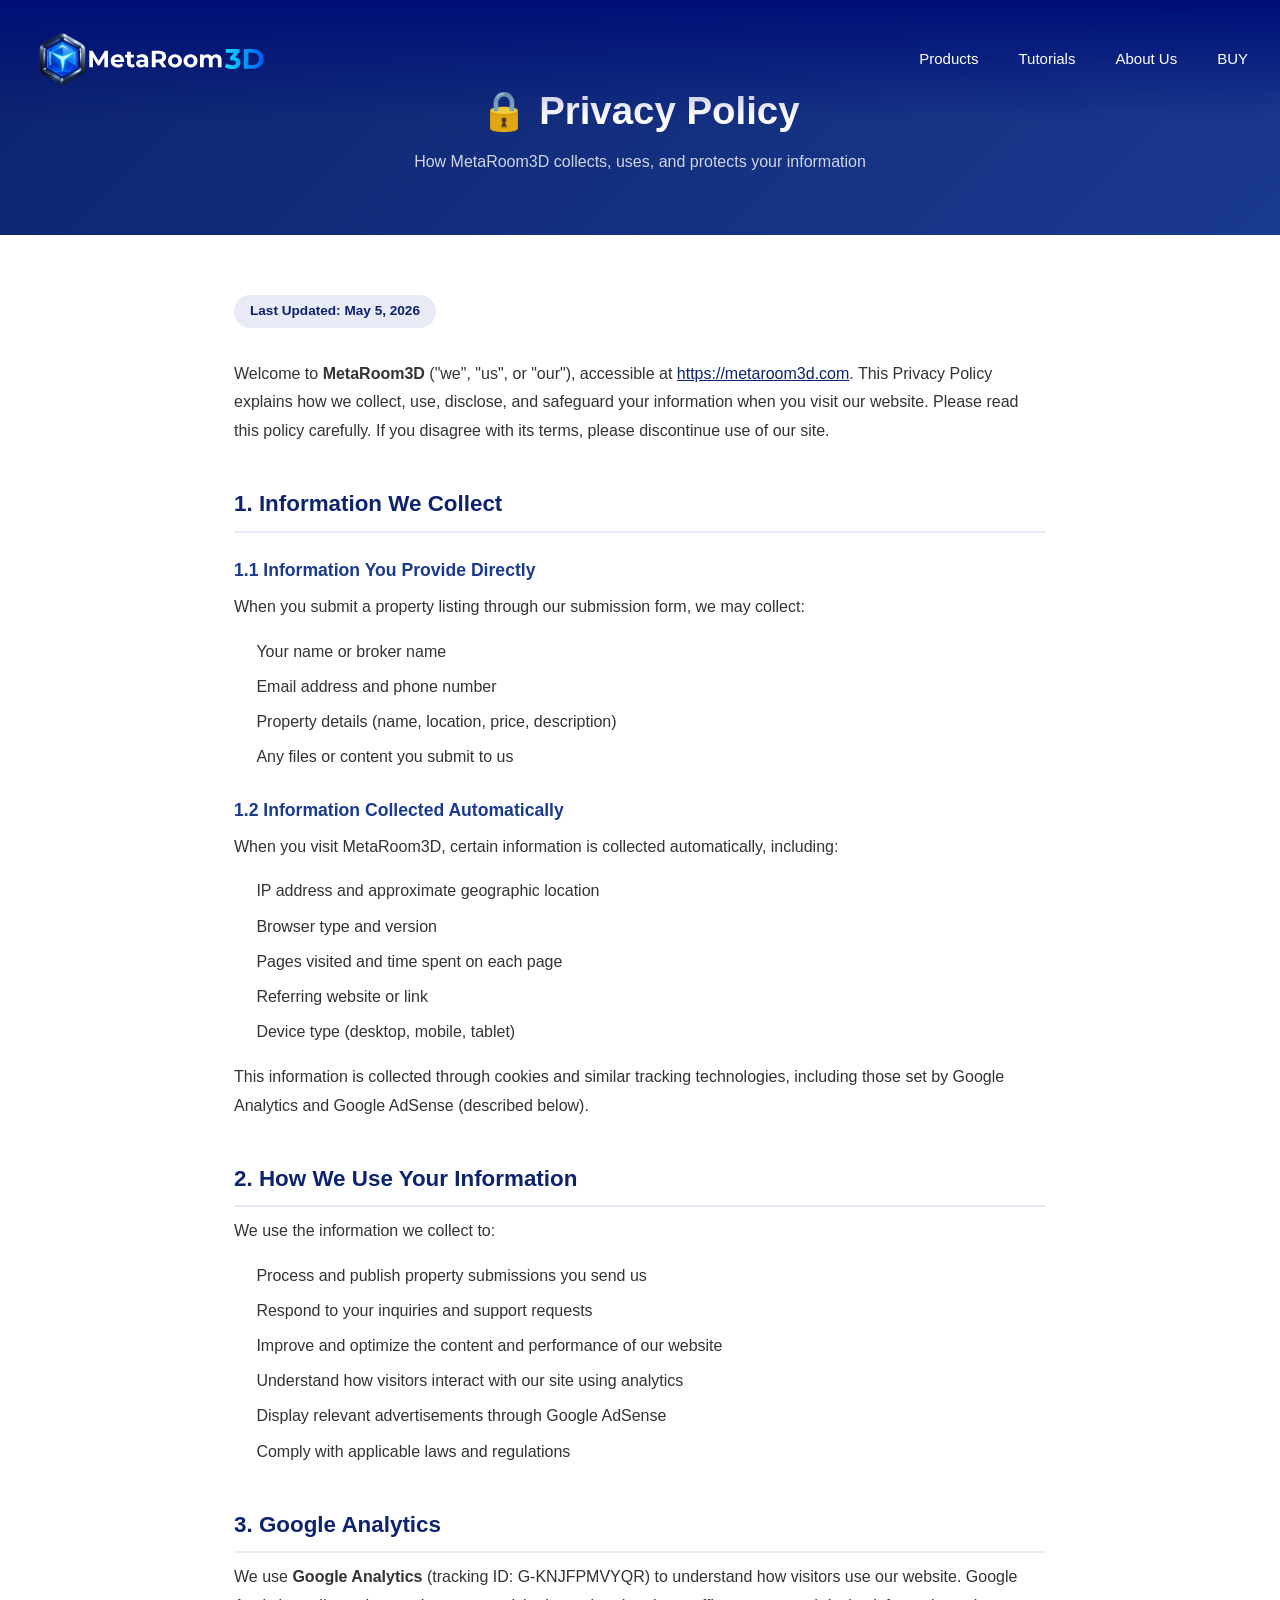
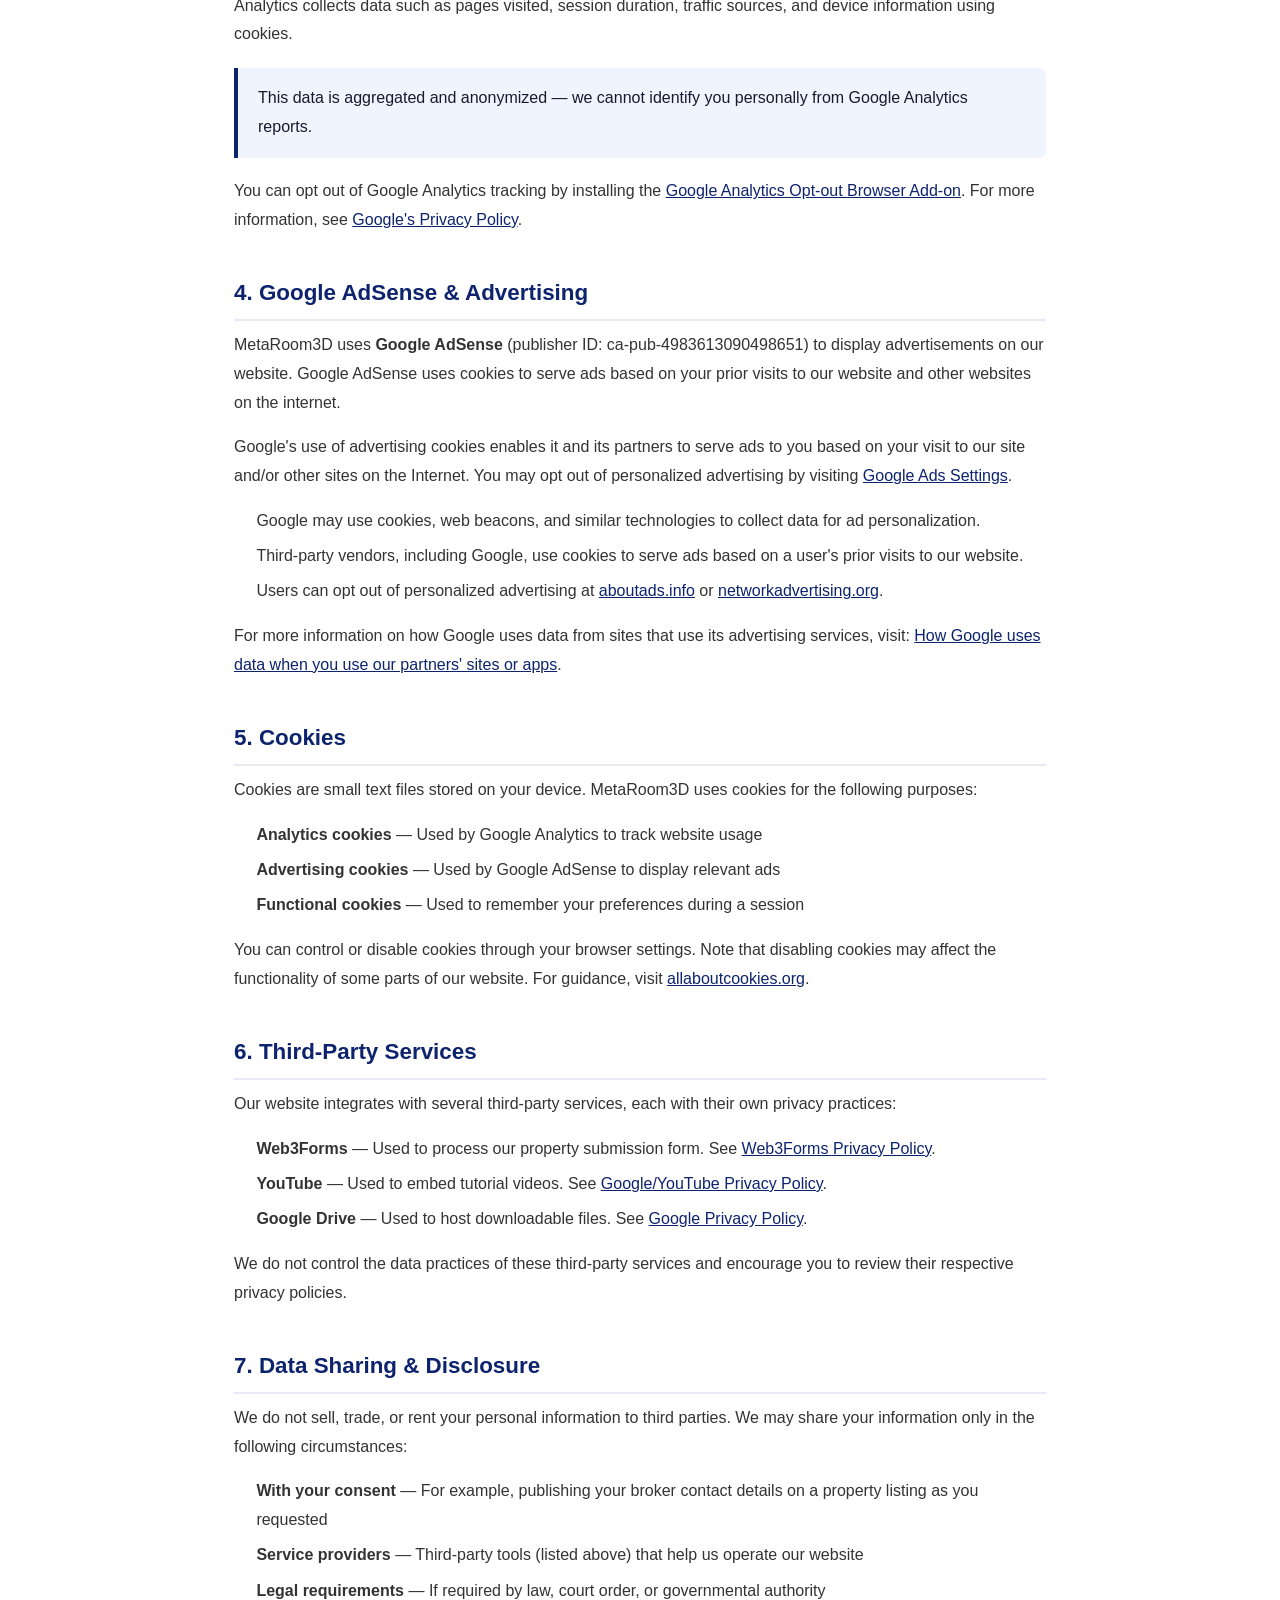
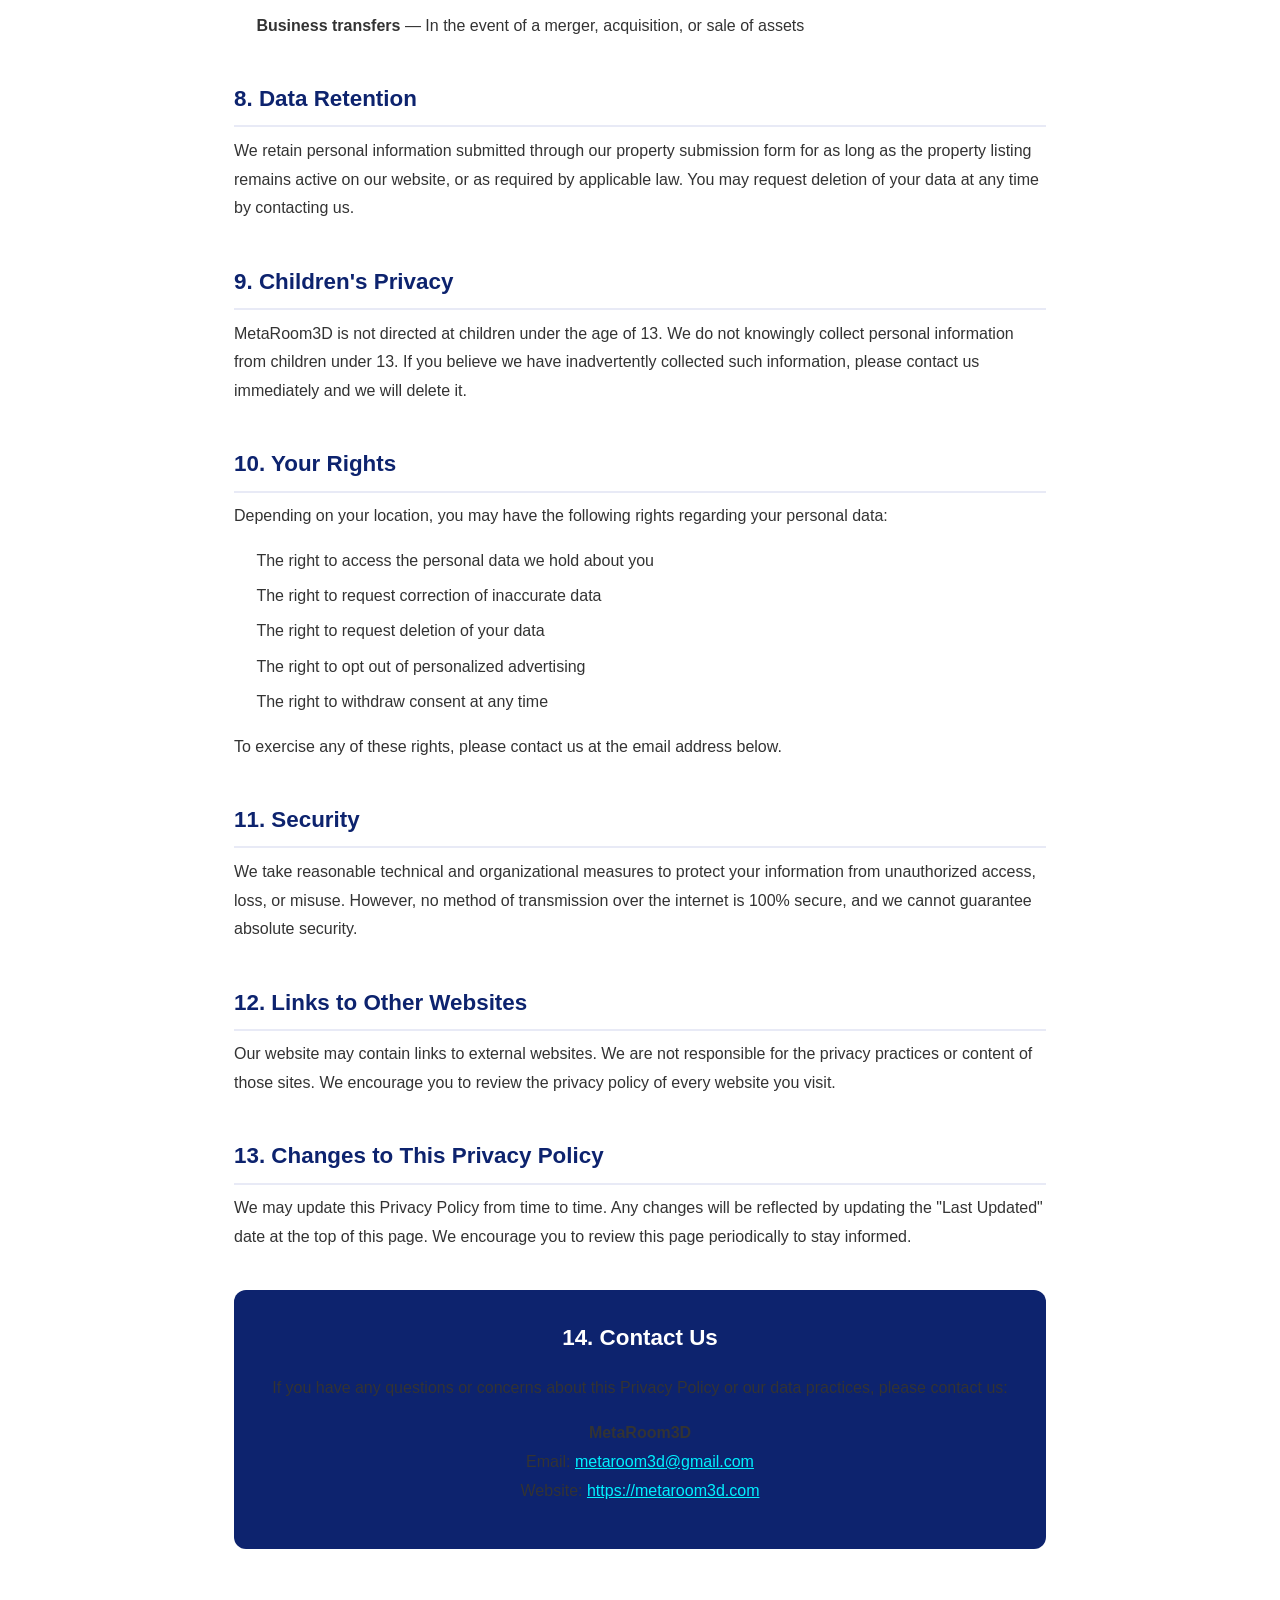
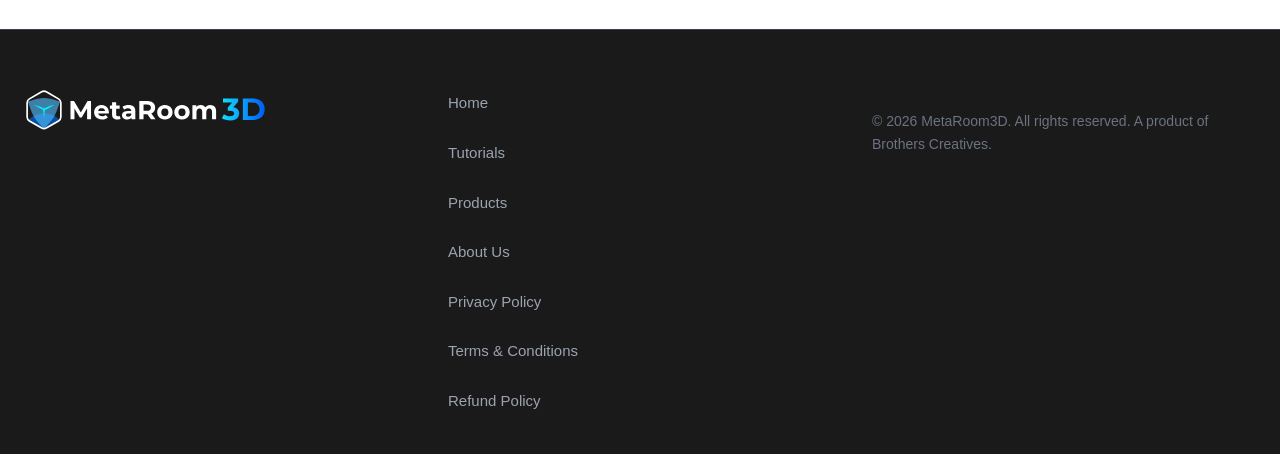
<file: privacy.html>
<!DOCTYPE html>
<html lang="en">
<head>
  <!-- Google tag (gtag.js) -->
  <script async src="https://www.googletagmanager.com/gtag/js?id=G-KNJFPMVYQR"></script>
  <script>
    window.dataLayer = window.dataLayer || [];
    function gtag(){dataLayer.push(arguments);}
    gtag('js', new Date());
    gtag('config', 'G-KNJFPMVYQR');
    gtag('config', 'AW-18468000577');
  </script>
  <meta charset="UTF-8">
  <meta name="viewport" content="width=device-width, initial-scale=1.0">

  <!-- SEO Meta Tags -->
  <title>Privacy Policy - MetaRoom3D</title>
  <meta name="title" content="Privacy Policy - MetaRoom3D">
  <meta name="description" content="Privacy Policy for MetaRoom3D.com. Learn how we collect, use, and protect your data, including our use of Google AdSense and Google Analytics.">
  <meta name="robots" content="index, follow">
  <link rel="canonical" href="https://metaroom3d.com/privacy.html">

  <!-- Stylesheets and Favicon -->
  <link rel="stylesheet" href="styles.css">
  <link rel="icon" type="image/x-icon" href="assets/favicon.ico">

  <!-- Google AdSense -->
  <script async src="https://pagead2.googlesyndication.com/pagead/js/adsbygoogle.js?client=ca-pub-4983613090498651"
       crossorigin="anonymous"></script>

  <style>
    .privacy-hero {
      background: linear-gradient(135deg, #0D236E 0%, #1a3a8f 100%);
      padding: 80px 0 60px;
      text-align: center;
      color: #fff;
    }
    .privacy-hero h1 {
      font-size: 2.4rem;
      margin-bottom: 0.5rem;
    }
    .privacy-hero p {
      opacity: 0.8;
      font-size: 1rem;
    }
    .privacy-content {
      max-width: 860px;
      margin: 0 auto;
      padding: 60px 24px 80px;
      color: #1a1a2e;
      line-height: 1.8;
      font-size: 1rem;
    }
    .privacy-content h2 {
      font-size: 1.4rem;
      color: #0D236E;
      margin-top: 2.4rem;
      margin-bottom: 0.6rem;
      padding-bottom: 6px;
      border-bottom: 2px solid #e8eaf6;
    }
    .privacy-content h3 {
      font-size: 1.1rem;
      color: #1a3a8f;
      margin-top: 1.4rem;
      margin-bottom: 0.4rem;
    }
    .privacy-content p {
      margin-bottom: 1rem;
      color: #333;
    }
    .privacy-content ul {
      margin: 0.6rem 0 1rem 1.4rem;
      color: #333;
    }
    .privacy-content ul li {
      margin-bottom: 0.4rem;
    }
    .privacy-content a {
      color: #0D236E;
      text-decoration: underline;
    }
    .privacy-content a:hover {
      color: #00F2FF;
    }
    .last-updated {
      display: inline-block;
      background: #e8eaf6;
      color: #0D236E;
      border-radius: 20px;
      padding: 4px 16px;
      font-size: 0.85rem;
      font-weight: 600;
      margin-bottom: 2rem;
    }
    .highlight-box {
      background: #f0f4ff;
      border-left: 4px solid #0D236E;
      border-radius: 0 8px 8px 0;
      padding: 16px 20px;
      margin: 1.2rem 0;
      color: #1a1a2e;
    }
    .contact-box {
      background: #0D236E;
      color: #fff;
      border-radius: 12px;
      padding: 28px 32px;
      margin-top: 2.4rem;
      text-align: center;
    }
    .contact-box h2 {
      color: #fff;
      border-bottom: none;
      margin-top: 0;
    }
    .contact-box a {
      color: #00F2FF;
    }
  </style>
</head>
<body>

  <!-- Header -->
  <header class="header">
    <div class="container">
      <a href="index.html" class="logo" aria-label="MetaRoom3D Home">
        <img src="assets/Logo.svg" alt="MetaRoom3D Logo">
      </a>
      <nav class="nav">
        <ul class="nav-menu">
          <li><a href="products.html">Products</a></li>
          <li><a href="tutorials.html">Tutorials</a></li>
          <li><a href="about.html">About Us</a></li>
          <li><a href="index.html#pricing" class="nav-buy-btn">BUY</a></li>
        </ul>
        <div class="hamburger">
          <span class="hamburger-line"></span>
          <span class="hamburger-line"></span>
          <span class="hamburger-line"></span>
        </div>
      </nav>
    </div>
  </header>

  <!-- Hero -->
  <section class="privacy-hero">
    <div class="container">
      <h1>🔒 Privacy Policy</h1>
      <p>How MetaRoom3D collects, uses, and protects your information</p>
    </div>
  </section>

  <!-- Content -->
  <div class="privacy-content">

    <span class="last-updated">Last Updated: May 5, 2026</span>

    <p>Welcome to <strong>MetaRoom3D</strong> ("we", "us", or "our"), accessible at <a href="https://metaroom3d.com">https://metaroom3d.com</a>. This Privacy Policy explains how we collect, use, disclose, and safeguard your information when you visit our website. Please read this policy carefully. If you disagree with its terms, please discontinue use of our site.</p>

    <!-- 1 -->
    <h2>1. Information We Collect</h2>

    <h3>1.1 Information You Provide Directly</h3>
    <p>When you submit a property listing through our submission form, we may collect:</p>
    <ul>
      <li>Your name or broker name</li>
      <li>Email address and phone number</li>
      <li>Property details (name, location, price, description)</li>
      <li>Any files or content you submit to us</li>
    </ul>

    <h3>1.2 Information Collected Automatically</h3>
    <p>When you visit MetaRoom3D, certain information is collected automatically, including:</p>
    <ul>
      <li>IP address and approximate geographic location</li>
      <li>Browser type and version</li>
      <li>Pages visited and time spent on each page</li>
      <li>Referring website or link</li>
      <li>Device type (desktop, mobile, tablet)</li>
    </ul>
    <p>This information is collected through cookies and similar tracking technologies, including those set by Google Analytics and Google AdSense (described below).</p>

    <!-- 2 -->
    <h2>2. How We Use Your Information</h2>
    <p>We use the information we collect to:</p>
    <ul>
      <li>Process and publish property submissions you send us</li>
      <li>Respond to your inquiries and support requests</li>
      <li>Improve and optimize the content and performance of our website</li>
      <li>Understand how visitors interact with our site using analytics</li>
      <li>Display relevant advertisements through Google AdSense</li>
      <li>Comply with applicable laws and regulations</li>
    </ul>

    <!-- 3 -->
    <h2>3. Google Analytics</h2>
    <p>We use <strong>Google Analytics</strong> (tracking ID: G-KNJFPMVYQR) to understand how visitors use our website. Google Analytics collects data such as pages visited, session duration, traffic sources, and device information using cookies.</p>
    <div class="highlight-box">
      This data is aggregated and anonymized — we cannot identify you personally from Google Analytics reports.
    </div>
    <p>You can opt out of Google Analytics tracking by installing the <a href="https://tools.google.com/dlpage/gaoptout" target="_blank" rel="noopener">Google Analytics Opt-out Browser Add-on</a>. For more information, see <a href="https://policies.google.com/privacy" target="_blank" rel="noopener">Google's Privacy Policy</a>.</p>

    <!-- 4 -->
    <h2>4. Google AdSense & Advertising</h2>
    <p>MetaRoom3D uses <strong>Google AdSense</strong> (publisher ID: ca-pub-4983613090498651) to display advertisements on our website. Google AdSense uses cookies to serve ads based on your prior visits to our website and other websites on the internet.</p>
    <p>Google's use of advertising cookies enables it and its partners to serve ads to you based on your visit to our site and/or other sites on the Internet. You may opt out of personalized advertising by visiting <a href="https://www.google.com/settings/ads" target="_blank" rel="noopener">Google Ads Settings</a>.</p>
    <ul>
      <li>Google may use cookies, web beacons, and similar technologies to collect data for ad personalization.</li>
      <li>Third-party vendors, including Google, use cookies to serve ads based on a user's prior visits to our website.</li>
      <li>Users can opt out of personalized advertising at <a href="https://optout.aboutads.info/" target="_blank" rel="noopener">aboutads.info</a> or <a href="https://optout.networkadvertising.org/" target="_blank" rel="noopener">networkadvertising.org</a>.</li>
    </ul>
    <p>For more information on how Google uses data from sites that use its advertising services, visit: <a href="https://policies.google.com/technologies/partner-sites" target="_blank" rel="noopener">How Google uses data when you use our partners' sites or apps</a>.</p>

    <!-- 5 -->
    <h2>5. Cookies</h2>
    <p>Cookies are small text files stored on your device. MetaRoom3D uses cookies for the following purposes:</p>
    <ul>
      <li><strong>Analytics cookies</strong> — Used by Google Analytics to track website usage</li>
      <li><strong>Advertising cookies</strong> — Used by Google AdSense to display relevant ads</li>
      <li><strong>Functional cookies</strong> — Used to remember your preferences during a session</li>
    </ul>
    <p>You can control or disable cookies through your browser settings. Note that disabling cookies may affect the functionality of some parts of our website. For guidance, visit <a href="https://www.allaboutcookies.org" target="_blank" rel="noopener">allaboutcookies.org</a>.</p>

    <!-- 6 -->
    <h2>6. Third-Party Services</h2>
    <p>Our website integrates with several third-party services, each with their own privacy practices:</p>
    <ul>
      <li><strong>Web3Forms</strong> — Used to process our property submission form. See <a href="https://web3forms.com/privacy" target="_blank" rel="noopener">Web3Forms Privacy Policy</a>.</li>
      <li><strong>YouTube</strong> — Used to embed tutorial videos. See <a href="https://policies.google.com/privacy" target="_blank" rel="noopener">Google/YouTube Privacy Policy</a>.</li>
      <li><strong>Google Drive</strong> — Used to host downloadable files. See <a href="https://policies.google.com/privacy" target="_blank" rel="noopener">Google Privacy Policy</a>.</li>
    </ul>
    <p>We do not control the data practices of these third-party services and encourage you to review their respective privacy policies.</p>

    <!-- 7 -->
    <h2>7. Data Sharing & Disclosure</h2>
    <p>We do not sell, trade, or rent your personal information to third parties. We may share your information only in the following circumstances:</p>
    <ul>
      <li><strong>With your consent</strong> — For example, publishing your broker contact details on a property listing as you requested</li>
      <li><strong>Service providers</strong> — Third-party tools (listed above) that help us operate our website</li>
      <li><strong>Legal requirements</strong> — If required by law, court order, or governmental authority</li>
      <li><strong>Business transfers</strong> — In the event of a merger, acquisition, or sale of assets</li>
    </ul>

    <!-- 8 -->
    <h2>8. Data Retention</h2>
    <p>We retain personal information submitted through our property submission form for as long as the property listing remains active on our website, or as required by applicable law. You may request deletion of your data at any time by contacting us.</p>

    <!-- 9 -->
    <h2>9. Children's Privacy</h2>
    <p>MetaRoom3D is not directed at children under the age of 13. We do not knowingly collect personal information from children under 13. If you believe we have inadvertently collected such information, please contact us immediately and we will delete it.</p>

    <!-- 10 -->
    <h2>10. Your Rights</h2>
    <p>Depending on your location, you may have the following rights regarding your personal data:</p>
    <ul>
      <li>The right to access the personal data we hold about you</li>
      <li>The right to request correction of inaccurate data</li>
      <li>The right to request deletion of your data</li>
      <li>The right to opt out of personalized advertising</li>
      <li>The right to withdraw consent at any time</li>
    </ul>
    <p>To exercise any of these rights, please contact us at the email address below.</p>

    <!-- 11 -->
    <h2>11. Security</h2>
    <p>We take reasonable technical and organizational measures to protect your information from unauthorized access, loss, or misuse. However, no method of transmission over the internet is 100% secure, and we cannot guarantee absolute security.</p>

    <!-- 12 -->
    <h2>12. Links to Other Websites</h2>
    <p>Our website may contain links to external websites. We are not responsible for the privacy practices or content of those sites. We encourage you to review the privacy policy of every website you visit.</p>

    <!-- 13 -->
    <h2>13. Changes to This Privacy Policy</h2>
    <p>We may update this Privacy Policy from time to time. Any changes will be reflected by updating the "Last Updated" date at the top of this page. We encourage you to review this page periodically to stay informed.</p>

    <!-- Contact -->
    <div class="contact-box">
      <h2>14. Contact Us</h2>
      <p>If you have any questions or concerns about this Privacy Policy or our data practices, please contact us:</p>
      <p><strong>MetaRoom3D</strong><br>
      Email: <a href="mailto:metaroom3d@gmail.com">metaroom3d@gmail.com</a><br>
      Website: <a href="https://metaroom3d.com">https://metaroom3d.com</a></p>
    </div>

  </div>

  <!-- Footer -->
  <footer class="footer">
    <div class="container">
      <div class="footer-content">
        <div class="footer-logo">
          <img src="assets/Logo_white.svg" alt="MetaRoom3D Logo">
        </div>
        <div class="footer-links">
          <ul>
            <li><a href="index.html">Home</a></li>
            <li><a href="tutorials.html">Tutorials</a></li>
            <li><a href="products.html">Products</a></li>
            <li><a href="about.html">About Us</a></li>
            <li><a href="privacy.html">Privacy Policy</a></li>
            <li><a href="terms.html">Terms &amp; Conditions</a></li>
            <li><a href="refund.html">Refund Policy</a></li>
          </ul>
        </div>
        <div class="footer-social">
          <p>&copy; 2026 MetaRoom3D. All rights reserved. A product of <a href="https://brotherscreatives.com" rel="noopener">Brothers Creatives</a>.</p>
        </div>
      </div>
    </div>
  </footer>

  <script src="script.js"></script>
</body>
</html>
</file>
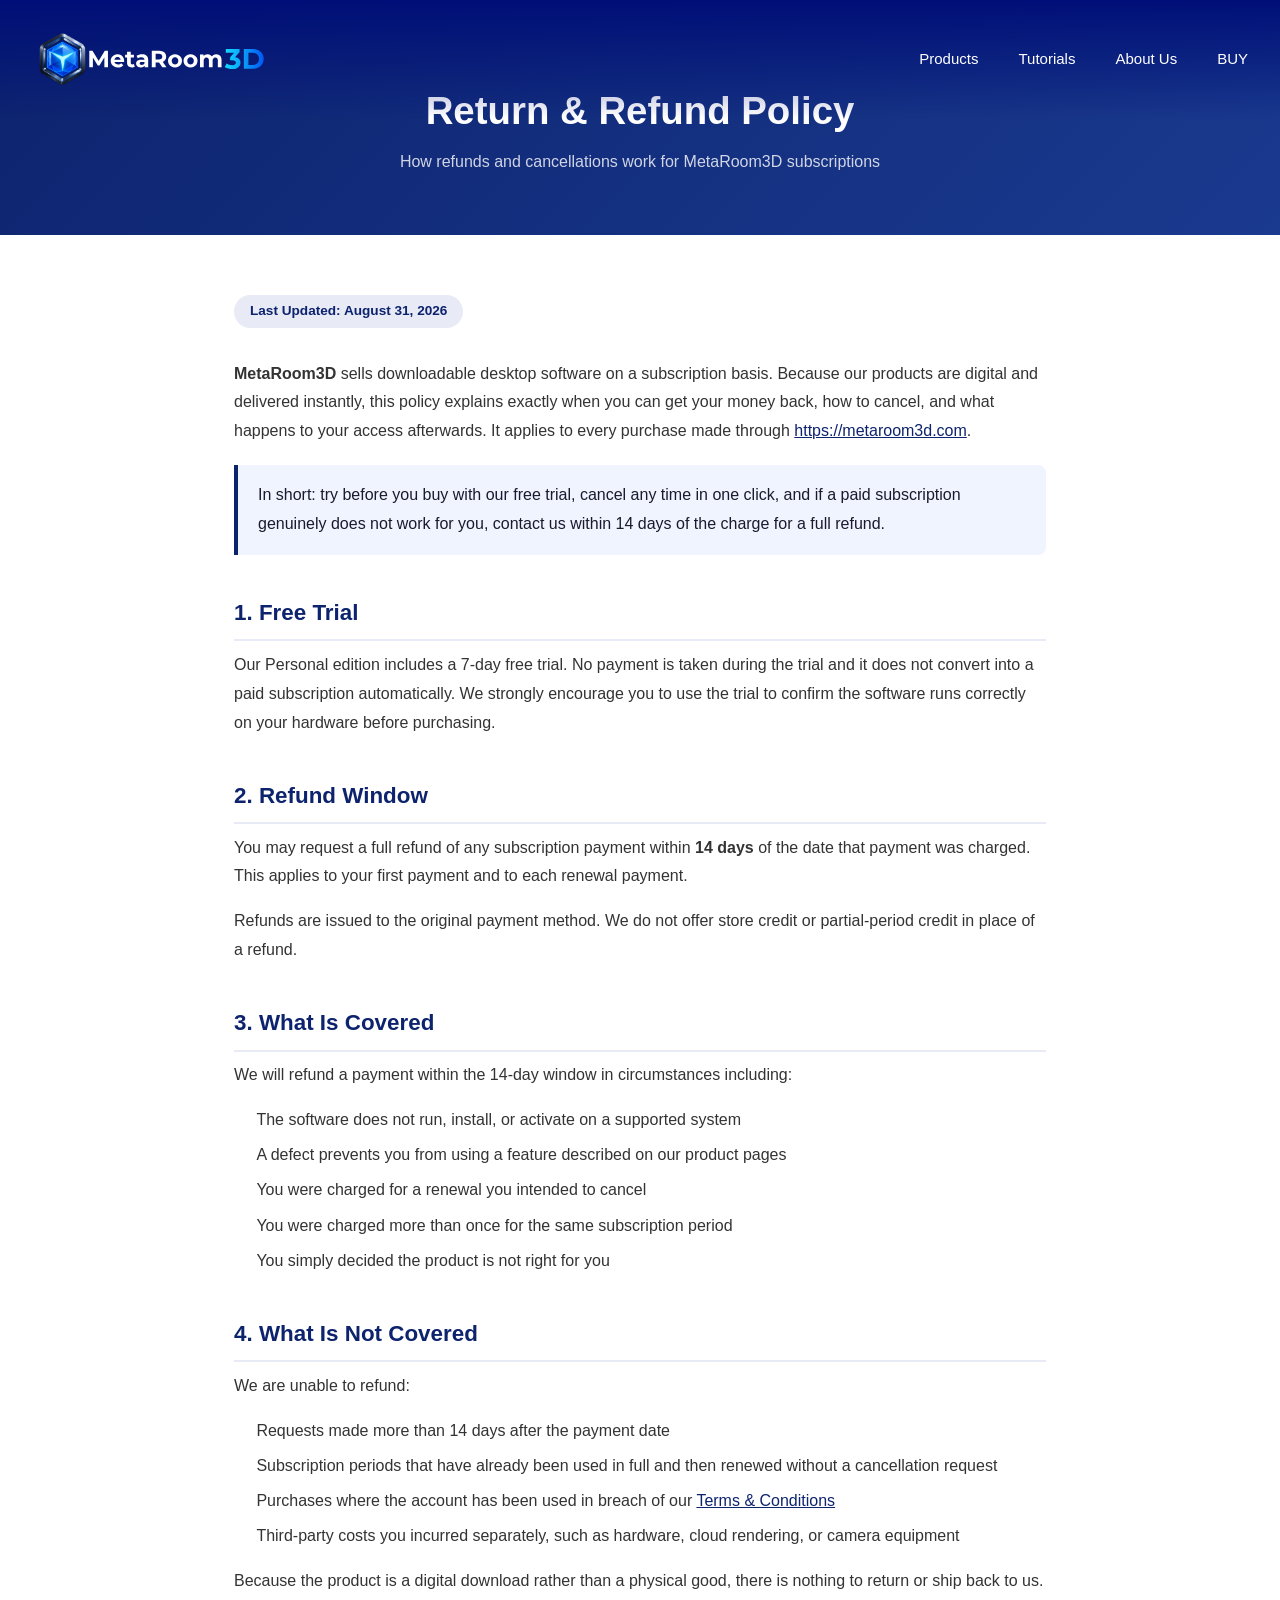
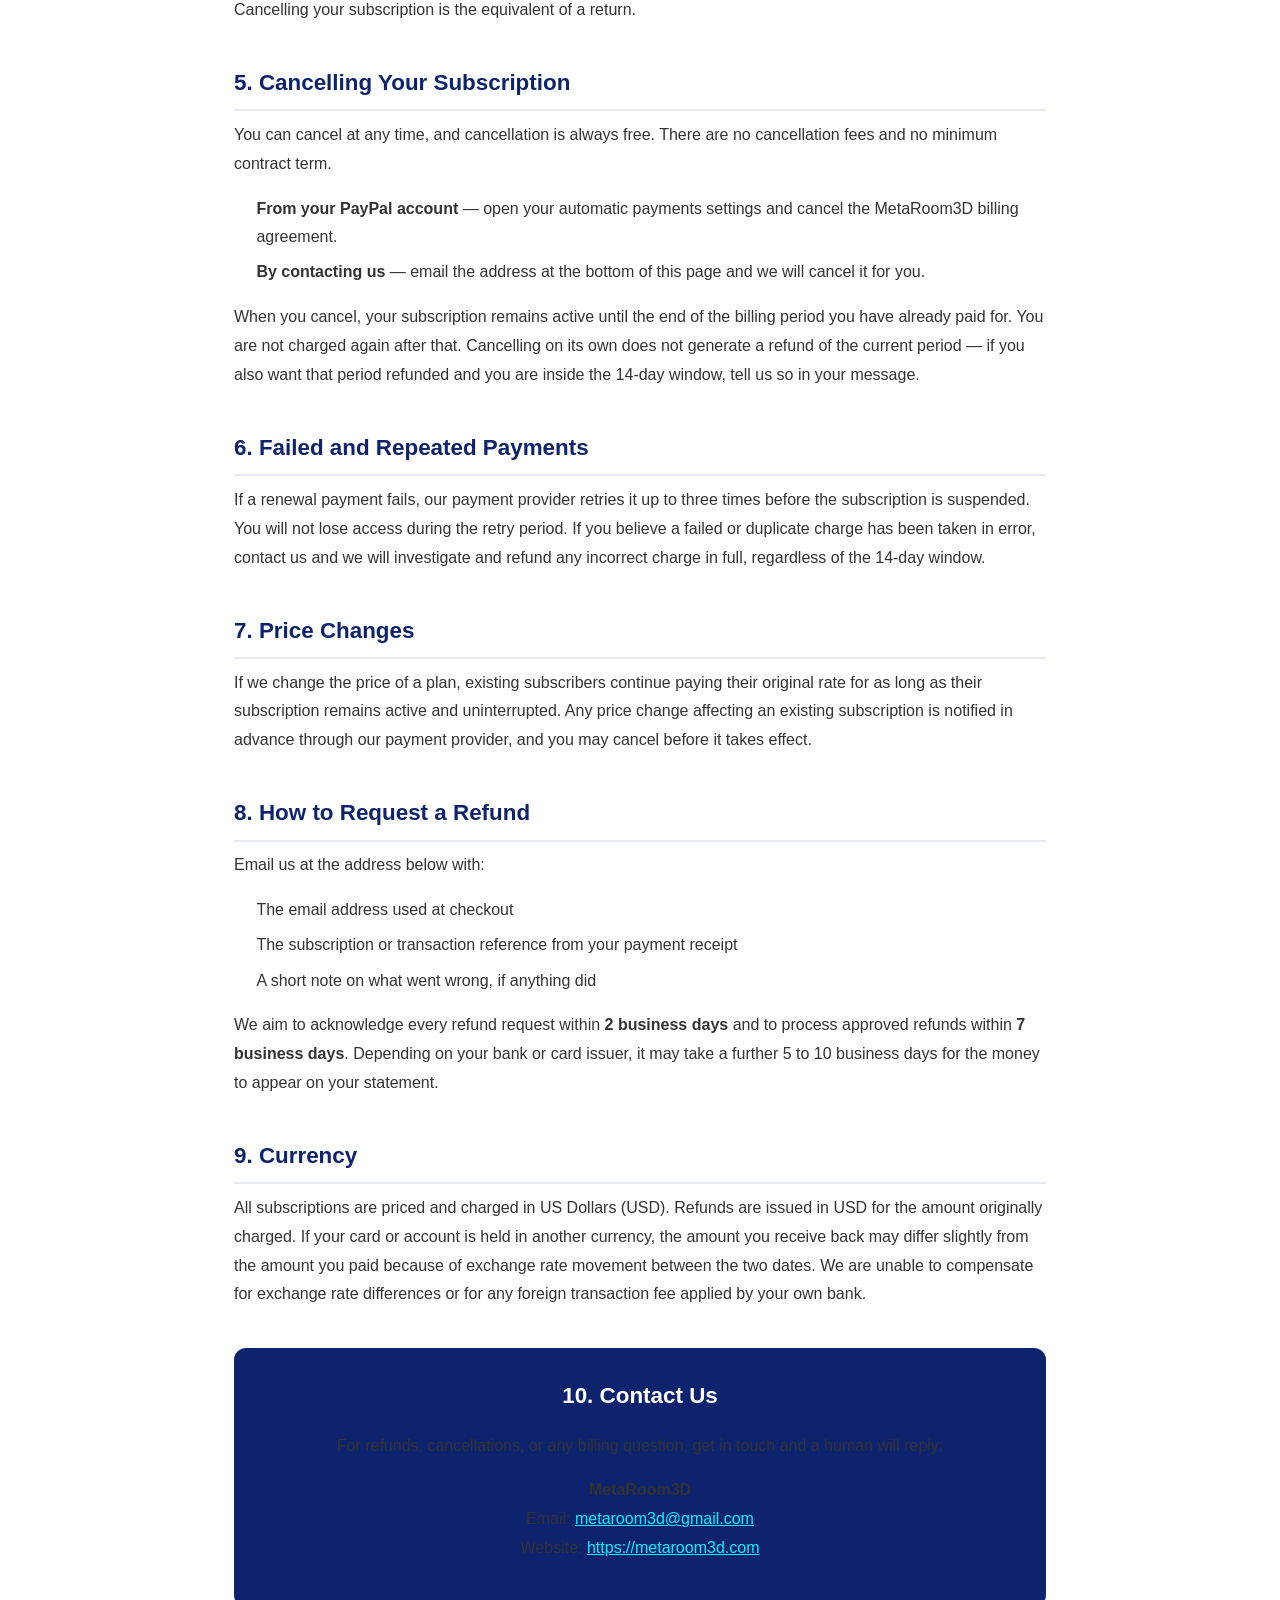
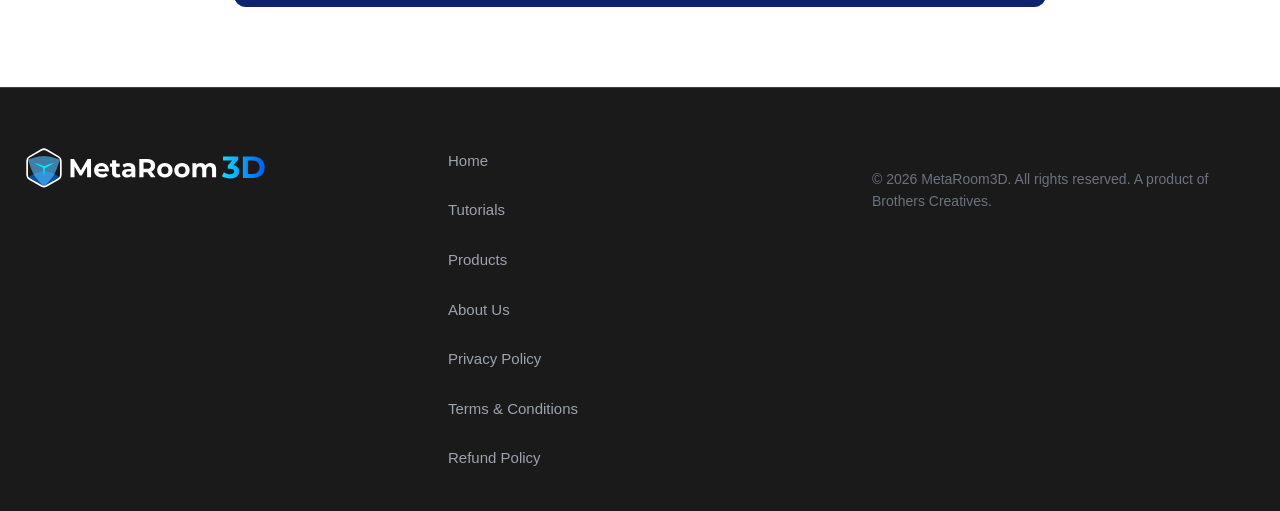
<file: refund.html>
<!DOCTYPE html>
<html lang="en">
<head>
  <!-- Google tag (gtag.js) -->
  <script async src="https://www.googletagmanager.com/gtag/js?id=G-KNJFPMVYQR"></script>
  <script>
    window.dataLayer = window.dataLayer || [];
    function gtag(){dataLayer.push(arguments);}
    gtag('js', new Date());
    gtag('config', 'G-KNJFPMVYQR');
    gtag('config', 'AW-18468000577');
  </script>
  <meta charset="UTF-8">
  <meta name="viewport" content="width=device-width, initial-scale=1.0">

  <!-- SEO Meta Tags -->
  <title>Return & Refund Policy - MetaRoom3D</title>
  <meta name="title" content="Return & Refund Policy - MetaRoom3D">
  <meta name="description" content="Return, refund and cancellation policy for MetaRoom3D subscriptions. 14-day refund window, free cancellation at any time.">
  <meta name="robots" content="index, follow">
  <link rel="canonical" href="https://metaroom3d.com/refund.html">

  <!-- Stylesheets and Favicon -->
  <link rel="stylesheet" href="styles.css">
  <link rel="icon" type="image/x-icon" href="assets/favicon.ico">

<style>
    .policy-hero {
      background: linear-gradient(135deg, #0D236E 0%, #1a3a8f 100%);
      padding: 80px 0 60px;
      text-align: center;
      color: #fff;
    }
    .policy-hero h1 {
      font-size: 2.4rem;
      margin-bottom: 0.5rem;
    }
    .policy-hero p {
      opacity: 0.8;
      font-size: 1rem;
    }
    .policy-content {
      max-width: 860px;
      margin: 0 auto;
      padding: 60px 24px 80px;
      color: #1a1a2e;
      line-height: 1.8;
      font-size: 1rem;
    }
    .policy-content h2 {
      font-size: 1.4rem;
      color: #0D236E;
      margin-top: 2.4rem;
      margin-bottom: 0.6rem;
      padding-bottom: 6px;
      border-bottom: 2px solid #e8eaf6;
    }
    .policy-content h3 {
      font-size: 1.1rem;
      color: #1a3a8f;
      margin-top: 1.4rem;
      margin-bottom: 0.4rem;
    }
    .policy-content p {
      margin-bottom: 1rem;
      color: #333;
    }
    .policy-content ul {
      margin: 0.6rem 0 1rem 1.4rem;
      color: #333;
    }
    .policy-content ul li {
      margin-bottom: 0.4rem;
    }
    .policy-content a {
      color: #0D236E;
      text-decoration: underline;
    }
    .policy-content a:hover {
      color: #00F2FF;
    }
    .last-updated {
      display: inline-block;
      background: #e8eaf6;
      color: #0D236E;
      border-radius: 20px;
      padding: 4px 16px;
      font-size: 0.85rem;
      font-weight: 600;
      margin-bottom: 2rem;
    }
    .highlight-box {
      background: #f0f4ff;
      border-left: 4px solid #0D236E;
      border-radius: 0 8px 8px 0;
      padding: 16px 20px;
      margin: 1.2rem 0;
      color: #1a1a2e;
    }
    .contact-box {
      background: #0D236E;
      color: #fff;
      border-radius: 12px;
      padding: 28px 32px;
      margin-top: 2.4rem;
      text-align: center;
    }
    .contact-box h2 {
      color: #fff;
      border-bottom: none;
      margin-top: 0;
    }
    .contact-box a {
      color: #00F2FF;
    }
  </style>
</head>
<body>

  <!-- Header -->
  <header class="header">
    <div class="container">
      <a href="index.html" class="logo" aria-label="MetaRoom3D Home">
        <img src="assets/Logo.svg" alt="MetaRoom3D Logo">
      </a>
      <nav class="nav">
        <ul class="nav-menu">
          <li><a href="products.html">Products</a></li>
          <li><a href="tutorials.html">Tutorials</a></li>
          <li><a href="about.html">About Us</a></li>
          <li><a href="index.html#pricing" class="nav-buy-btn">BUY</a></li>
        </ul>
        <div class="hamburger">
          <span class="hamburger-line"></span>
          <span class="hamburger-line"></span>
          <span class="hamburger-line"></span>
        </div>
      </nav>
    </div>
  </header>

  <!-- Hero -->
  <section class="policy-hero">
    <div class="container">
      <h1>Return &amp; Refund Policy</h1>
      <p>How refunds and cancellations work for MetaRoom3D subscriptions</p>
    </div>
  </section>

  <!-- Content -->
  <div class="policy-content">

    <span class="last-updated">Last Updated: August 31, 2026</span>

    <p><strong>MetaRoom3D</strong> sells downloadable desktop software on a subscription basis. Because our products are digital and delivered instantly, this policy explains exactly when you can get your money back, how to cancel, and what happens to your access afterwards. It applies to every purchase made through <a href="https://metaroom3d.com">https://metaroom3d.com</a>.</p>

    <div class="highlight-box">
      In short: try before you buy with our free trial, cancel any time in one click, and if a paid subscription genuinely does not work for you, contact us within 14 days of the charge for a full refund.
    </div>

    <h2>1. Free Trial</h2>
    <p>Our Personal edition includes a 7-day free trial. No payment is taken during the trial and it does not convert into a paid subscription automatically. We strongly encourage you to use the trial to confirm the software runs correctly on your hardware before purchasing.</p>

    <h2>2. Refund Window</h2>
    <p>You may request a full refund of any subscription payment within <strong>14 days</strong> of the date that payment was charged. This applies to your first payment and to each renewal payment.</p>
    <p>Refunds are issued to the original payment method. We do not offer store credit or partial-period credit in place of a refund.</p>

    <h2>3. What Is Covered</h2>
    <p>We will refund a payment within the 14-day window in circumstances including:</p>
    <ul>
      <li>The software does not run, install, or activate on a supported system</li>
      <li>A defect prevents you from using a feature described on our product pages</li>
      <li>You were charged for a renewal you intended to cancel</li>
      <li>You were charged more than once for the same subscription period</li>
      <li>You simply decided the product is not right for you</li>
    </ul>

    <h2>4. What Is Not Covered</h2>
    <p>We are unable to refund:</p>
    <ul>
      <li>Requests made more than 14 days after the payment date</li>
      <li>Subscription periods that have already been used in full and then renewed without a cancellation request</li>
      <li>Purchases where the account has been used in breach of our <a href="terms.html">Terms &amp; Conditions</a></li>
      <li>Third-party costs you incurred separately, such as hardware, cloud rendering, or camera equipment</li>
    </ul>
    <p>Because the product is a digital download rather than a physical good, there is nothing to return or ship back to us. Cancelling your subscription is the equivalent of a return.</p>

    <h2>5. Cancelling Your Subscription</h2>
    <p>You can cancel at any time, and cancellation is always free. There are no cancellation fees and no minimum contract term.</p>
    <ul>
      <li><strong>From your PayPal account</strong> — open your automatic payments settings and cancel the MetaRoom3D billing agreement.</li>
      <li><strong>By contacting us</strong> — email the address at the bottom of this page and we will cancel it for you.</li>
    </ul>
    <p>When you cancel, your subscription remains active until the end of the billing period you have already paid for. You are not charged again after that. Cancelling on its own does not generate a refund of the current period — if you also want that period refunded and you are inside the 14-day window, tell us so in your message.</p>

    <h2>6. Failed and Repeated Payments</h2>
    <p>If a renewal payment fails, our payment provider retries it up to three times before the subscription is suspended. You will not lose access during the retry period. If you believe a failed or duplicate charge has been taken in error, contact us and we will investigate and refund any incorrect charge in full, regardless of the 14-day window.</p>

    <h2>7. Price Changes</h2>
    <p>If we change the price of a plan, existing subscribers continue paying their original rate for as long as their subscription remains active and uninterrupted. Any price change affecting an existing subscription is notified in advance through our payment provider, and you may cancel before it takes effect.</p>

    <h2>8. How to Request a Refund</h2>
    <p>Email us at the address below with:</p>
    <ul>
      <li>The email address used at checkout</li>
      <li>The subscription or transaction reference from your payment receipt</li>
      <li>A short note on what went wrong, if anything did</li>
    </ul>
    <p>We aim to acknowledge every refund request within <strong>2 business days</strong> and to process approved refunds within <strong>7 business days</strong>. Depending on your bank or card issuer, it may take a further 5 to 10 business days for the money to appear on your statement.</p>

    <h2>9. Currency</h2>
    <p>All subscriptions are priced and charged in US Dollars (USD). Refunds are issued in USD for the amount originally charged. If your card or account is held in another currency, the amount you receive back may differ slightly from the amount you paid because of exchange rate movement between the two dates. We are unable to compensate for exchange rate differences or for any foreign transaction fee applied by your own bank.</p>

    <!-- Contact -->
    <div class="contact-box">
      <h2>10. Contact Us</h2>
      <p>For refunds, cancellations, or any billing question, get in touch and a human will reply:</p>
      <p><strong>MetaRoom3D</strong><br>
      Email: <a href="mailto:metaroom3d@gmail.com">metaroom3d@gmail.com</a><br>
      Website: <a href="https://metaroom3d.com">https://metaroom3d.com</a></p>
    </div>


  </div>

  <!-- Footer -->
  <footer class="footer">
    <div class="container">
      <div class="footer-content">
        <div class="footer-logo">
          <img src="assets/Logo_white.svg" alt="MetaRoom3D Logo">
        </div>
        <div class="footer-links">
          <ul>
            <li><a href="index.html">Home</a></li>
            <li><a href="tutorials.html">Tutorials</a></li>
            <li><a href="products.html">Products</a></li>
            <li><a href="about.html">About Us</a></li>
            <li><a href="privacy.html">Privacy Policy</a></li>
            <li><a href="terms.html">Terms &amp; Conditions</a></li>
            <li><a href="refund.html">Refund Policy</a></li>
          </ul>
        </div>
        <div class="footer-social">
          <p>&copy; 2026 MetaRoom3D. All rights reserved. A product of <a href="https://brotherscreatives.com" rel="noopener">Brothers Creatives</a>.</p>
        </div>
      </div>
    </div>
  </footer>

  <script src="script.js"></script>
</body>
</html>
</file>
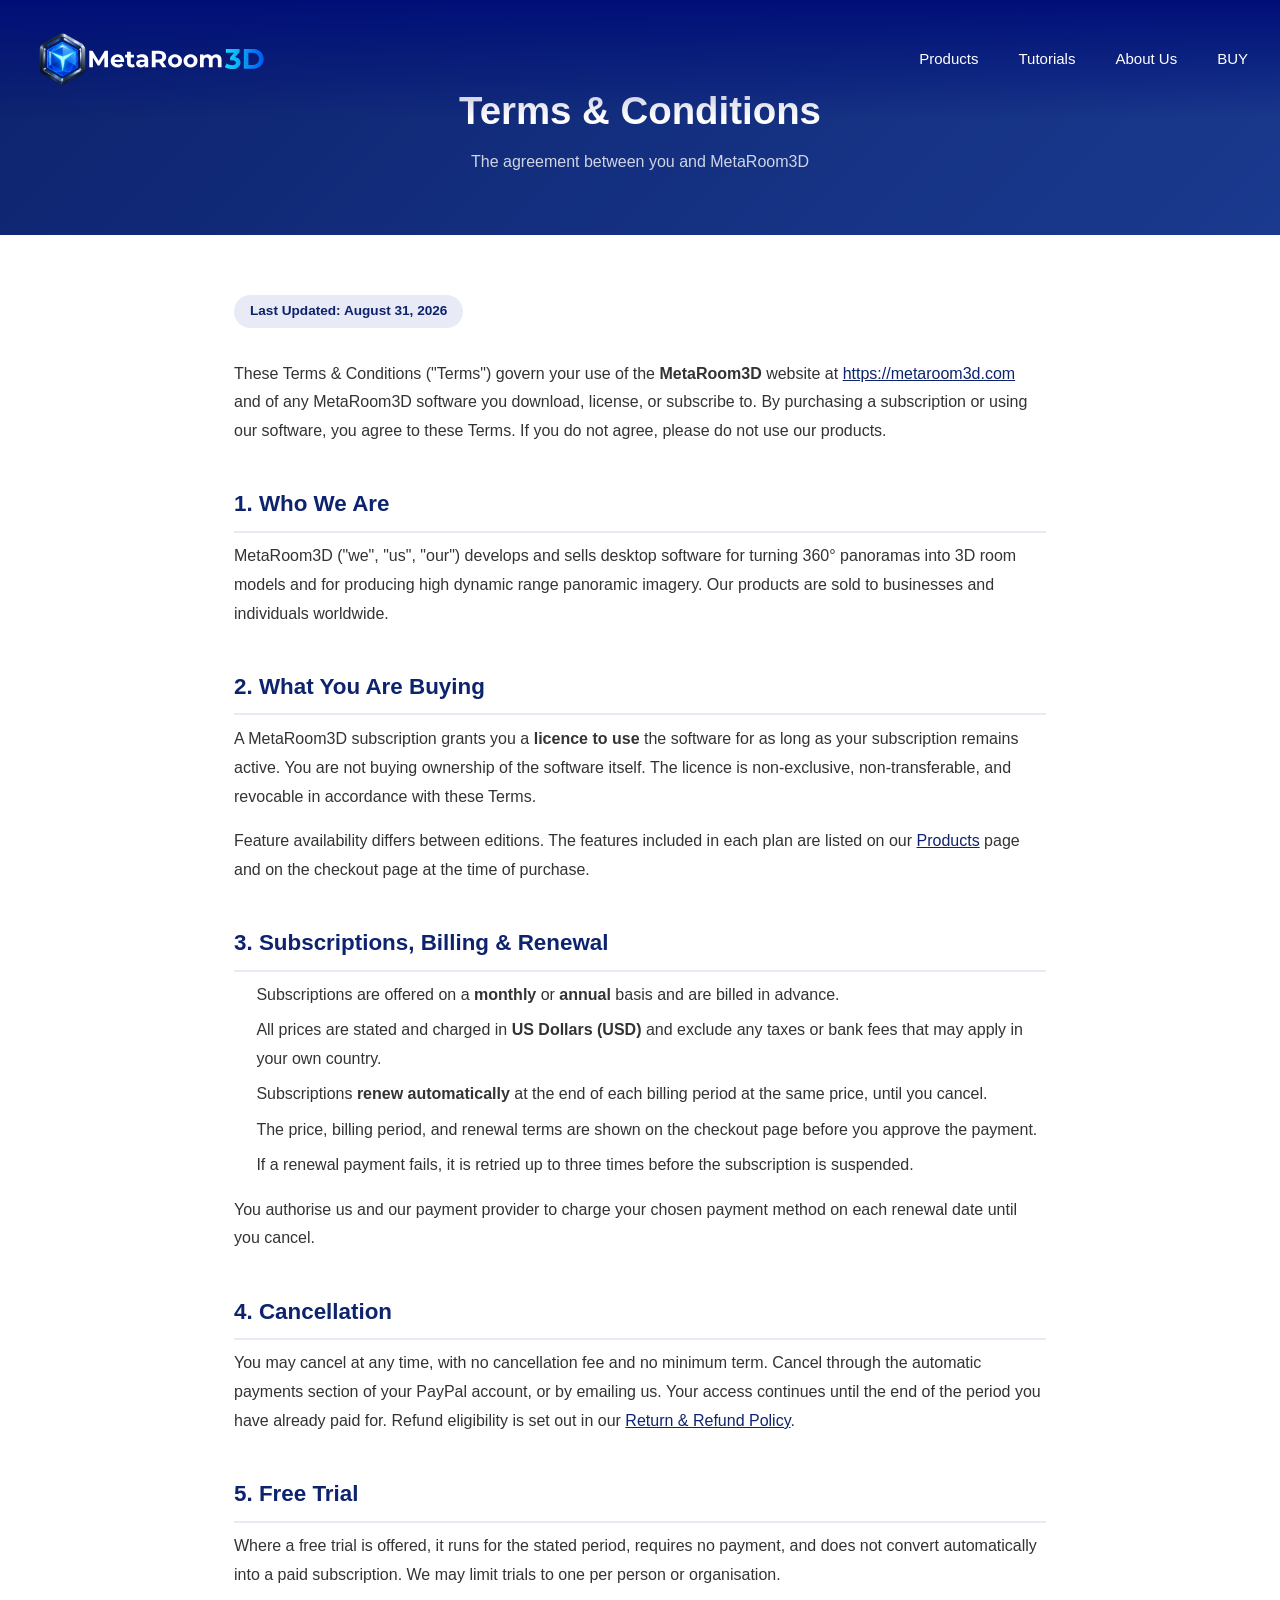
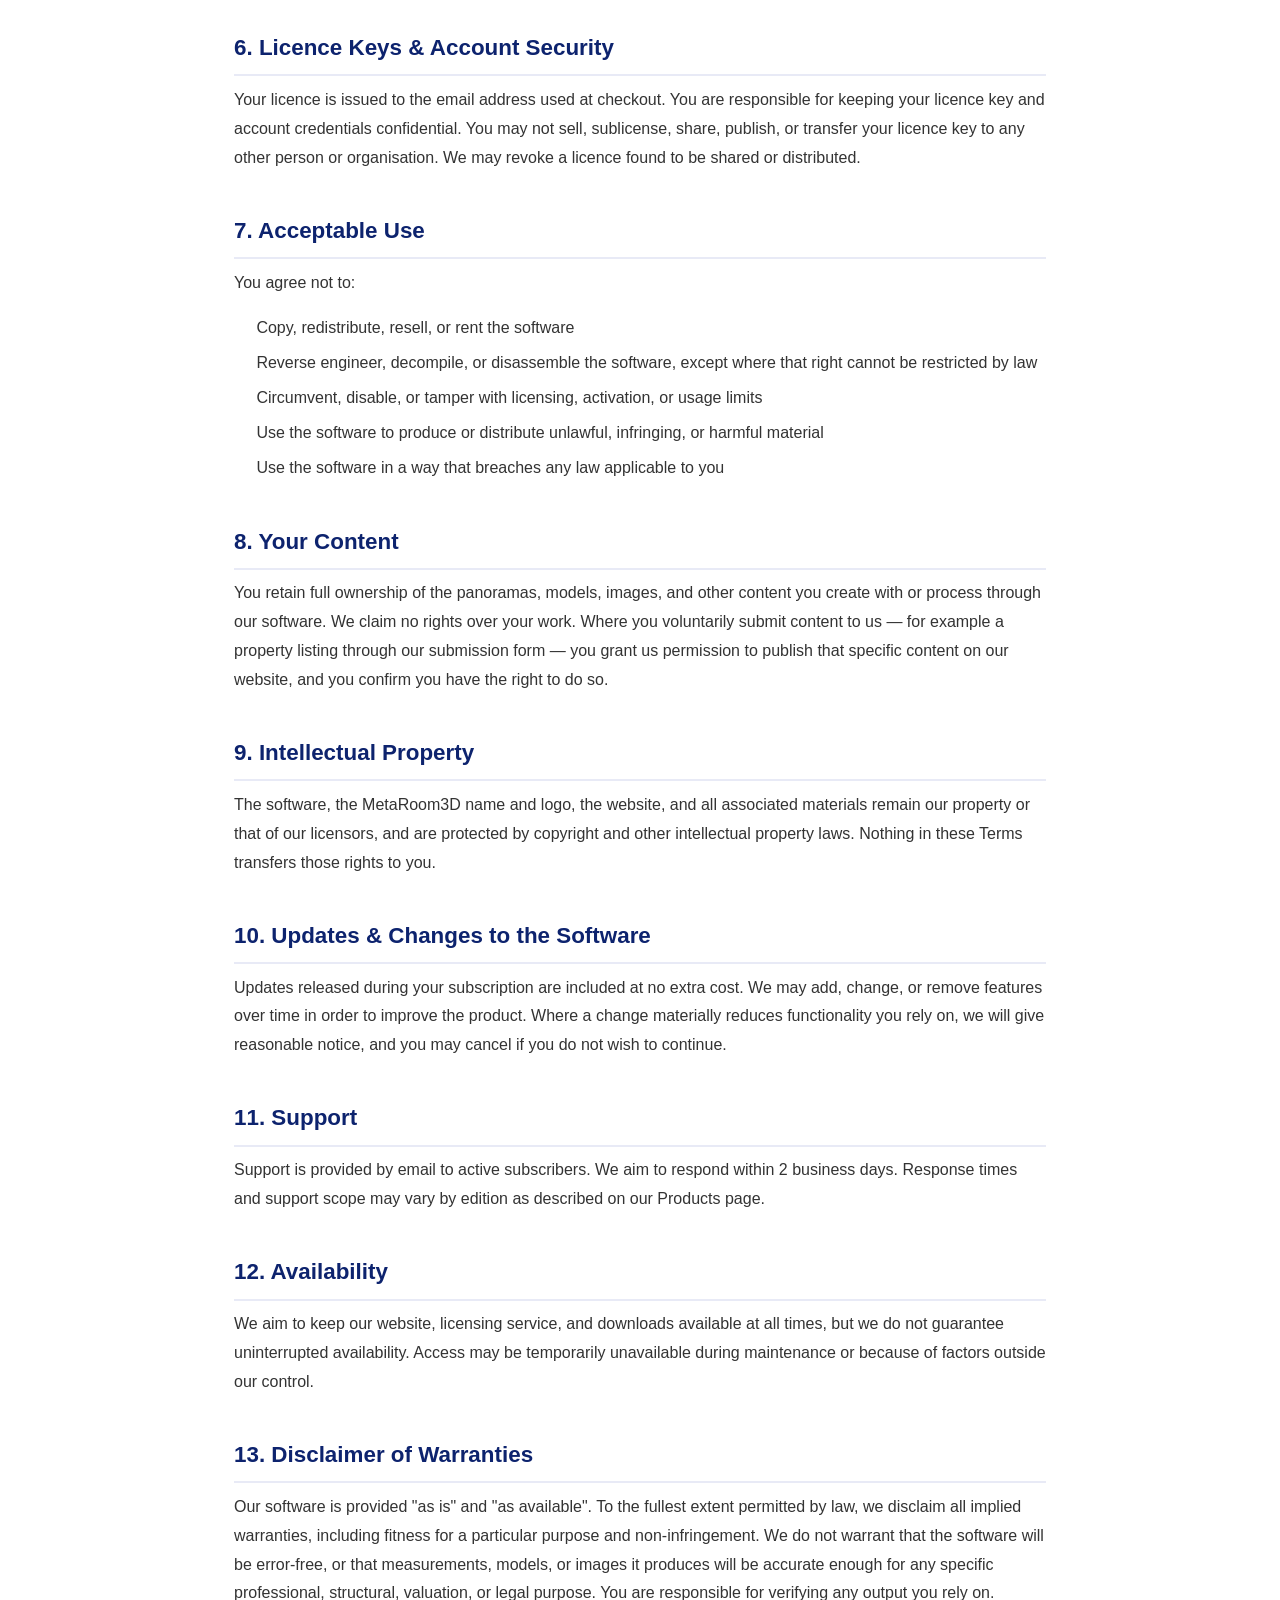
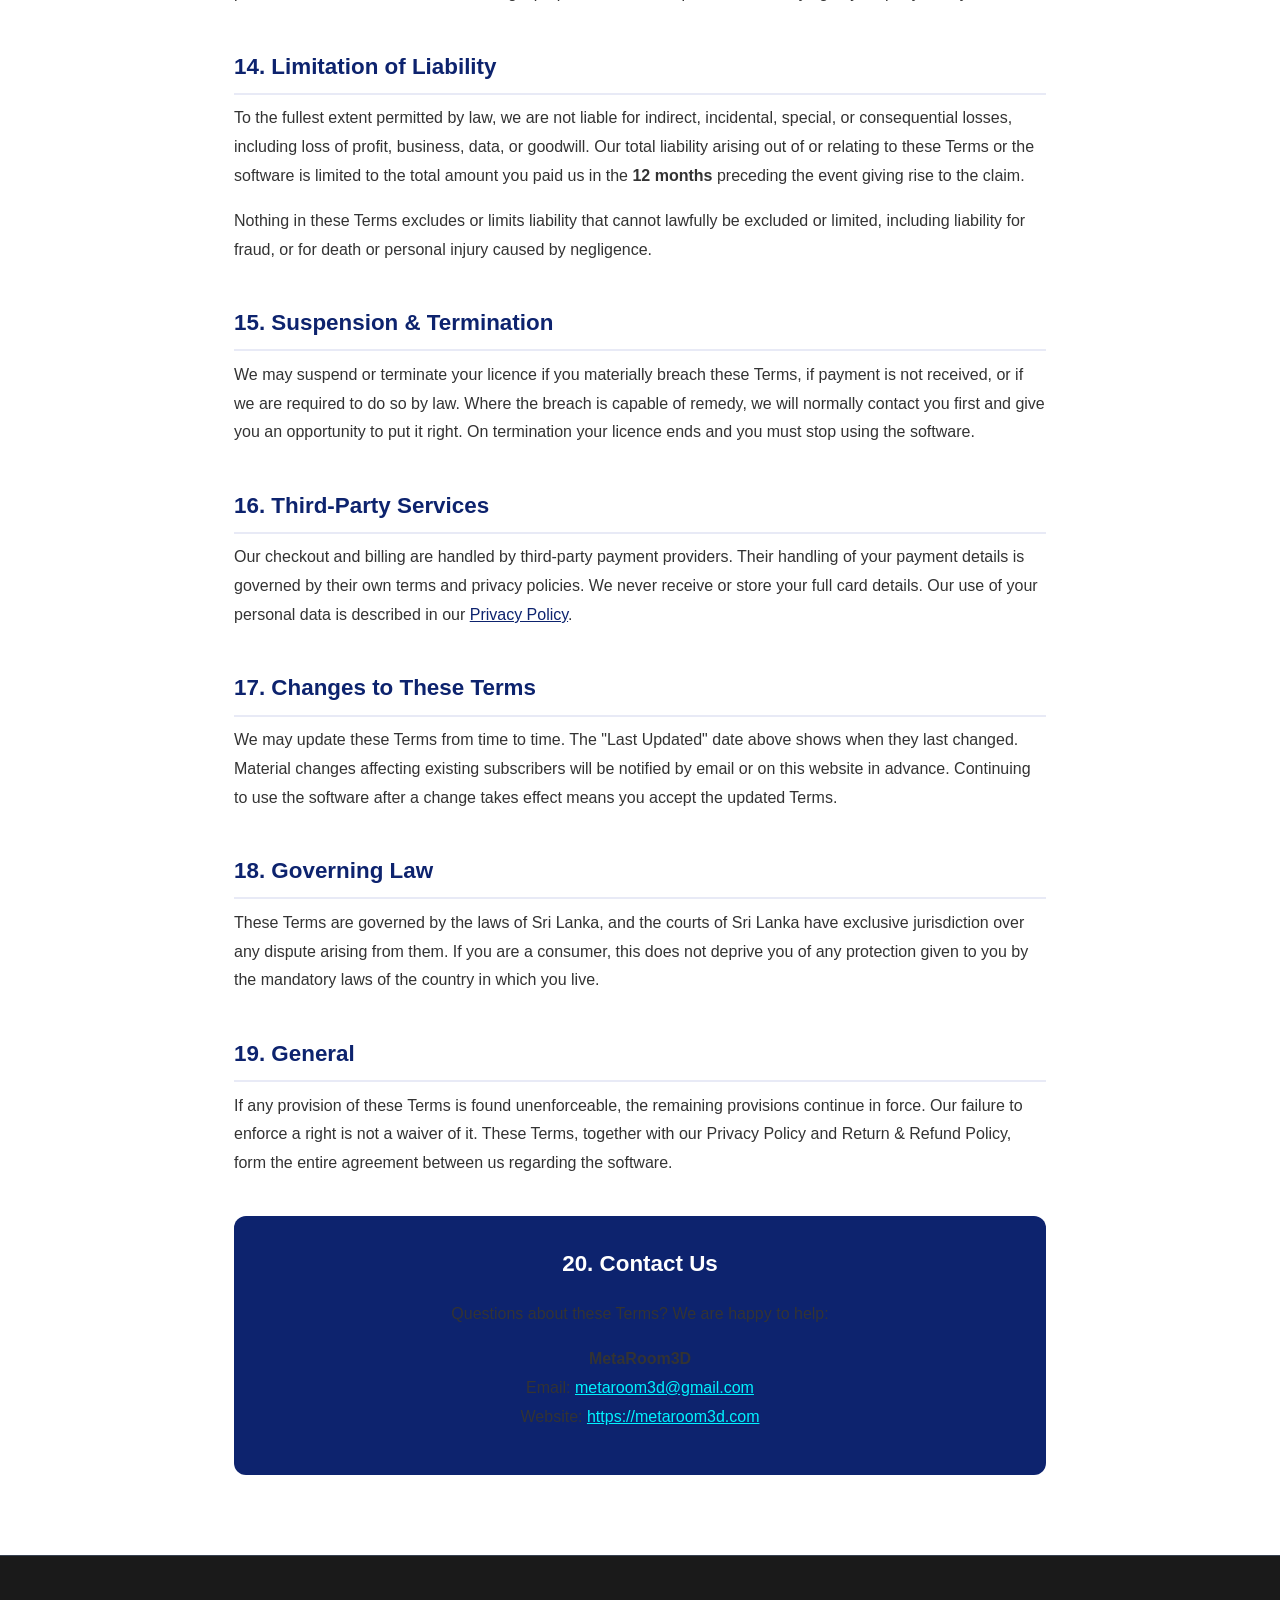
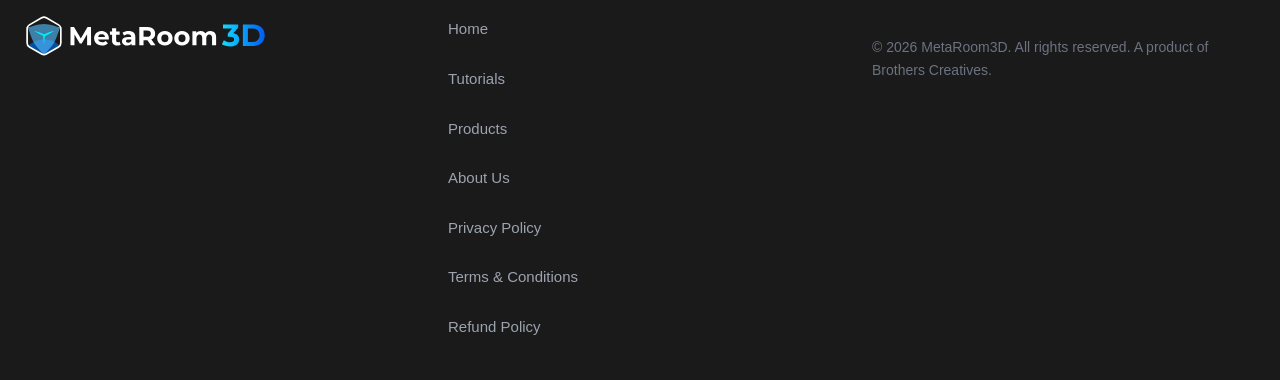
<file: terms.html>
<!DOCTYPE html>
<html lang="en">
<head>
  <!-- Google tag (gtag.js) -->
  <script async src="https://www.googletagmanager.com/gtag/js?id=G-KNJFPMVYQR"></script>
  <script>
    window.dataLayer = window.dataLayer || [];
    function gtag(){dataLayer.push(arguments);}
    gtag('js', new Date());
    gtag('config', 'G-KNJFPMVYQR');
    gtag('config', 'AW-18468000577');
  </script>
  <meta charset="UTF-8">
  <meta name="viewport" content="width=device-width, initial-scale=1.0">

  <!-- SEO Meta Tags -->
  <title>Terms & Conditions - MetaRoom3D</title>
  <meta name="title" content="Terms & Conditions - MetaRoom3D">
  <meta name="description" content="Terms and Conditions for MetaRoom3D software subscriptions, covering licensing, billing, renewal and cancellation.">
  <meta name="robots" content="index, follow">
  <link rel="canonical" href="https://metaroom3d.com/terms.html">

  <!-- Stylesheets and Favicon -->
  <link rel="stylesheet" href="styles.css">
  <link rel="icon" type="image/x-icon" href="assets/favicon.ico">

<style>
    .policy-hero {
      background: linear-gradient(135deg, #0D236E 0%, #1a3a8f 100%);
      padding: 80px 0 60px;
      text-align: center;
      color: #fff;
    }
    .policy-hero h1 {
      font-size: 2.4rem;
      margin-bottom: 0.5rem;
    }
    .policy-hero p {
      opacity: 0.8;
      font-size: 1rem;
    }
    .policy-content {
      max-width: 860px;
      margin: 0 auto;
      padding: 60px 24px 80px;
      color: #1a1a2e;
      line-height: 1.8;
      font-size: 1rem;
    }
    .policy-content h2 {
      font-size: 1.4rem;
      color: #0D236E;
      margin-top: 2.4rem;
      margin-bottom: 0.6rem;
      padding-bottom: 6px;
      border-bottom: 2px solid #e8eaf6;
    }
    .policy-content h3 {
      font-size: 1.1rem;
      color: #1a3a8f;
      margin-top: 1.4rem;
      margin-bottom: 0.4rem;
    }
    .policy-content p {
      margin-bottom: 1rem;
      color: #333;
    }
    .policy-content ul {
      margin: 0.6rem 0 1rem 1.4rem;
      color: #333;
    }
    .policy-content ul li {
      margin-bottom: 0.4rem;
    }
    .policy-content a {
      color: #0D236E;
      text-decoration: underline;
    }
    .policy-content a:hover {
      color: #00F2FF;
    }
    .last-updated {
      display: inline-block;
      background: #e8eaf6;
      color: #0D236E;
      border-radius: 20px;
      padding: 4px 16px;
      font-size: 0.85rem;
      font-weight: 600;
      margin-bottom: 2rem;
    }
    .highlight-box {
      background: #f0f4ff;
      border-left: 4px solid #0D236E;
      border-radius: 0 8px 8px 0;
      padding: 16px 20px;
      margin: 1.2rem 0;
      color: #1a1a2e;
    }
    .contact-box {
      background: #0D236E;
      color: #fff;
      border-radius: 12px;
      padding: 28px 32px;
      margin-top: 2.4rem;
      text-align: center;
    }
    .contact-box h2 {
      color: #fff;
      border-bottom: none;
      margin-top: 0;
    }
    .contact-box a {
      color: #00F2FF;
    }
  </style>
</head>
<body>

  <!-- Header -->
  <header class="header">
    <div class="container">
      <a href="index.html" class="logo" aria-label="MetaRoom3D Home">
        <img src="assets/Logo.svg" alt="MetaRoom3D Logo">
      </a>
      <nav class="nav">
        <ul class="nav-menu">
          <li><a href="products.html">Products</a></li>
          <li><a href="tutorials.html">Tutorials</a></li>
          <li><a href="about.html">About Us</a></li>
          <li><a href="index.html#pricing" class="nav-buy-btn">BUY</a></li>
        </ul>
        <div class="hamburger">
          <span class="hamburger-line"></span>
          <span class="hamburger-line"></span>
          <span class="hamburger-line"></span>
        </div>
      </nav>
    </div>
  </header>

  <!-- Hero -->
  <section class="policy-hero">
    <div class="container">
      <h1>Terms &amp; Conditions</h1>
      <p>The agreement between you and MetaRoom3D</p>
    </div>
  </section>

  <!-- Content -->
  <div class="policy-content">

    <span class="last-updated">Last Updated: August 31, 2026</span>

    <p>These Terms &amp; Conditions ("Terms") govern your use of the <strong>MetaRoom3D</strong> website at <a href="https://metaroom3d.com">https://metaroom3d.com</a> and of any MetaRoom3D software you download, license, or subscribe to. By purchasing a subscription or using our software, you agree to these Terms. If you do not agree, please do not use our products.</p>

    <h2>1. Who We Are</h2>
    <p>MetaRoom3D ("we", "us", "our") develops and sells desktop software for turning 360&deg; panoramas into 3D room models and for producing high dynamic range panoramic imagery. Our products are sold to businesses and individuals worldwide.</p>

    <h2>2. What You Are Buying</h2>
    <p>A MetaRoom3D subscription grants you a <strong>licence to use</strong> the software for as long as your subscription remains active. You are not buying ownership of the software itself. The licence is non-exclusive, non-transferable, and revocable in accordance with these Terms.</p>
    <p>Feature availability differs between editions. The features included in each plan are listed on our <a href="products.html">Products</a> page and on the checkout page at the time of purchase.</p>

    <h2>3. Subscriptions, Billing &amp; Renewal</h2>
    <ul>
      <li>Subscriptions are offered on a <strong>monthly</strong> or <strong>annual</strong> basis and are billed in advance.</li>
      <li>All prices are stated and charged in <strong>US Dollars (USD)</strong> and exclude any taxes or bank fees that may apply in your own country.</li>
      <li>Subscriptions <strong>renew automatically</strong> at the end of each billing period at the same price, until you cancel.</li>
      <li>The price, billing period, and renewal terms are shown on the checkout page before you approve the payment.</li>
      <li>If a renewal payment fails, it is retried up to three times before the subscription is suspended.</li>
    </ul>
    <p>You authorise us and our payment provider to charge your chosen payment method on each renewal date until you cancel.</p>

    <h2>4. Cancellation</h2>
    <p>You may cancel at any time, with no cancellation fee and no minimum term. Cancel through the automatic payments section of your PayPal account, or by emailing us. Your access continues until the end of the period you have already paid for. Refund eligibility is set out in our <a href="refund.html">Return &amp; Refund Policy</a>.</p>

    <h2>5. Free Trial</h2>
    <p>Where a free trial is offered, it runs for the stated period, requires no payment, and does not convert automatically into a paid subscription. We may limit trials to one per person or organisation.</p>

    <h2>6. Licence Keys &amp; Account Security</h2>
    <p>Your licence is issued to the email address used at checkout. You are responsible for keeping your licence key and account credentials confidential. You may not sell, sublicense, share, publish, or transfer your licence key to any other person or organisation. We may revoke a licence found to be shared or distributed.</p>

    <h2>7. Acceptable Use</h2>
    <p>You agree not to:</p>
    <ul>
      <li>Copy, redistribute, resell, or rent the software</li>
      <li>Reverse engineer, decompile, or disassemble the software, except where that right cannot be restricted by law</li>
      <li>Circumvent, disable, or tamper with licensing, activation, or usage limits</li>
      <li>Use the software to produce or distribute unlawful, infringing, or harmful material</li>
      <li>Use the software in a way that breaches any law applicable to you</li>
    </ul>

    <h2>8. Your Content</h2>
    <p>You retain full ownership of the panoramas, models, images, and other content you create with or process through our software. We claim no rights over your work. Where you voluntarily submit content to us — for example a property listing through our submission form — you grant us permission to publish that specific content on our website, and you confirm you have the right to do so.</p>

    <h2>9. Intellectual Property</h2>
    <p>The software, the MetaRoom3D name and logo, the website, and all associated materials remain our property or that of our licensors, and are protected by copyright and other intellectual property laws. Nothing in these Terms transfers those rights to you.</p>

    <h2>10. Updates &amp; Changes to the Software</h2>
    <p>Updates released during your subscription are included at no extra cost. We may add, change, or remove features over time in order to improve the product. Where a change materially reduces functionality you rely on, we will give reasonable notice, and you may cancel if you do not wish to continue.</p>

    <h2>11. Support</h2>
    <p>Support is provided by email to active subscribers. We aim to respond within 2 business days. Response times and support scope may vary by edition as described on our Products page.</p>

    <h2>12. Availability</h2>
    <p>We aim to keep our website, licensing service, and downloads available at all times, but we do not guarantee uninterrupted availability. Access may be temporarily unavailable during maintenance or because of factors outside our control.</p>

    <h2>13. Disclaimer of Warranties</h2>
    <p>Our software is provided "as is" and "as available". To the fullest extent permitted by law, we disclaim all implied warranties, including fitness for a particular purpose and non-infringement. We do not warrant that the software will be error-free, or that measurements, models, or images it produces will be accurate enough for any specific professional, structural, valuation, or legal purpose. You are responsible for verifying any output you rely on.</p>

    <h2>14. Limitation of Liability</h2>
    <p>To the fullest extent permitted by law, we are not liable for indirect, incidental, special, or consequential losses, including loss of profit, business, data, or goodwill. Our total liability arising out of or relating to these Terms or the software is limited to the total amount you paid us in the <strong>12 months</strong> preceding the event giving rise to the claim.</p>
    <p>Nothing in these Terms excludes or limits liability that cannot lawfully be excluded or limited, including liability for fraud, or for death or personal injury caused by negligence.</p>

    <h2>15. Suspension &amp; Termination</h2>
    <p>We may suspend or terminate your licence if you materially breach these Terms, if payment is not received, or if we are required to do so by law. Where the breach is capable of remedy, we will normally contact you first and give you an opportunity to put it right. On termination your licence ends and you must stop using the software.</p>

    <h2>16. Third-Party Services</h2>
    <p>Our checkout and billing are handled by third-party payment providers. Their handling of your payment details is governed by their own terms and privacy policies. We never receive or store your full card details. Our use of your personal data is described in our <a href="privacy.html">Privacy Policy</a>.</p>

    <h2>17. Changes to These Terms</h2>
    <p>We may update these Terms from time to time. The "Last Updated" date above shows when they last changed. Material changes affecting existing subscribers will be notified by email or on this website in advance. Continuing to use the software after a change takes effect means you accept the updated Terms.</p>

    <h2>18. Governing Law</h2>
    <p>These Terms are governed by the laws of Sri Lanka, and the courts of Sri Lanka have exclusive jurisdiction over any dispute arising from them. If you are a consumer, this does not deprive you of any protection given to you by the mandatory laws of the country in which you live.</p>

    <h2>19. General</h2>
    <p>If any provision of these Terms is found unenforceable, the remaining provisions continue in force. Our failure to enforce a right is not a waiver of it. These Terms, together with our Privacy Policy and Return &amp; Refund Policy, form the entire agreement between us regarding the software.</p>

    <!-- Contact -->
    <div class="contact-box">
      <h2>20. Contact Us</h2>
      <p>Questions about these Terms? We are happy to help:</p>
      <p><strong>MetaRoom3D</strong><br>
      Email: <a href="mailto:metaroom3d@gmail.com">metaroom3d@gmail.com</a><br>
      Website: <a href="https://metaroom3d.com">https://metaroom3d.com</a></p>
    </div>


  </div>

  <!-- Footer -->
  <footer class="footer">
    <div class="container">
      <div class="footer-content">
        <div class="footer-logo">
          <img src="assets/Logo_white.svg" alt="MetaRoom3D Logo">
        </div>
        <div class="footer-links">
          <ul>
            <li><a href="index.html">Home</a></li>
            <li><a href="tutorials.html">Tutorials</a></li>
            <li><a href="products.html">Products</a></li>
            <li><a href="about.html">About Us</a></li>
            <li><a href="privacy.html">Privacy Policy</a></li>
            <li><a href="terms.html">Terms &amp; Conditions</a></li>
            <li><a href="refund.html">Refund Policy</a></li>
          </ul>
        </div>
        <div class="footer-social">
          <p>&copy; 2026 MetaRoom3D. All rights reserved. A product of <a href="https://brotherscreatives.com" rel="noopener">Brothers Creatives</a>.</p>
        </div>
      </div>
    </div>
  </footer>

  <script src="script.js"></script>
</body>
</html>
</file>
<file: styles.css>
/* Reset and Base Styles */
* {
    margin: 0;
    padding: 0;
    box-sizing: border-box;
}

/* Hide the visible scrollbar while keeping the page scrollable */
html {
    scrollbar-width: none;      /* Firefox */
    -ms-overflow-style: none;   /* older Edge/IE */
}

html::-webkit-scrollbar {
    display: none;              /* Chrome, Safari, newer Edge */
}

body {
    font-family: 'Inter', -apple-system, BlinkMacSystemFont, 'Segoe UI', Roboto, sans-serif;
    line-height: 1.6;
    color: #06014e;
    background-color: #ffffff;
    font-size: 16px;
}

.container {
    max-width: 1400px;
    margin: 0 auto;
    padding: 0 24px;
}

a {
    text-decoration: none;
    color: inherit;
    transition: color 0.3s ease;
}

ul {
    list-style: none;
}

/* Header */
.header {
    position: fixed;
    top: 0;
    left: 0;
    width: 100%;
    z-index: 1000;

    background: transparent;
    border-bottom: none;
    box-shadow: none;
    transition: transform 0.3s ease;
}

.header {
    background: linear-gradient(
        to bottom,
        #000F78 0%,
        transparent 100%
    );
    border-bottom: none;
    position: fixed;
    top: 0;
    width: 100%;
    z-index: 1000;
    box-shadow: none;
    transition: transform 0.3s ease;
}

.header .container {
  display: flex;
  align-items: center;
  padding: 32px 32px;
  gap: 20px;
  position: relative;
}

.logo {
    display: inline-flex;
    align-items: center;
    text-decoration: none;
}

.logo img {
    height: 54px;
    width: auto;
}

.search-bar {
  position: absolute;
  left: 50%;
  top: 50%;
  transform: translate(-50%, -50%);
  width: 100%;
  max-width: 400px;
  margin: 0;
}

.search-bar form {
  display: flex;
  align-items: center;
}

.search-bar input {
  flex: 1;
  padding: 10px 15px;
  border: 1px solid #e5e7eb;
  border-radius: 8px 0 0 8px;
  font-size: 14px;
  outline: none;
  transition: border-color 0.3s ease;
}

.search-bar input:focus {
  border-color: #2563eb;
}

.search-btn {
  padding: 10px 15px;
  background: #2563eb;
  color: white;
  border: none;
  border-radius: 0 8px 8px 0;
  cursor: pointer;
  font-size: 14px;
  transition: background-color 0.3s ease;
}

.search-btn:hover {
  background: #1d4ed8;
}

.mobile-search-bar {
  display: none;
  width: 100%;
  margin-bottom: 20px;
}

.mobile-search-bar form {
  display: flex;
  align-items: center;
}

.mobile-search-bar input {
  flex: 1;
  padding: 10px 15px;
  border: 1px solid #e5e7eb;
  border-radius: 8px 0 0 8px;
  font-size: 14px;
  outline: none;
  transition: border-color 0.3s ease;
}

.mobile-search-bar input:focus {
  border-color: #2563eb;
}

.mobile-search-btn {
  padding: 10px 15px;
  background: #2563eb;
  color: white;
  border: none;
  border-radius: 0 8px 8px 0;
  cursor: pointer;
  font-size: 14px;
  transition: background-color 0.3s ease;
}

.mobile-search-btn:hover {
  background: #1d4ed8;
}

.nav {
  position: relative;
  margin-left: auto;
}

.nav-menu {
    display: flex;
    gap: 40px;
    align-items: center;
}

.nav-menu a {
    font-weight: 500;
    font-size: 15px;
    color: #ffffff;
    transition: color 0.3s ease;
}

.nav-menu a:hover {
    color: #00F2FF;
}

/* Submit nav button */
.nav-submit-btn {
    background: transparent;
    color: #00F2FF !important;
    border: 1.5px solid #00F2FF;
    padding: 8px 20px;
    border-radius: 20px;
    font-weight: 700;
    margin-left: 24px;
    display: inline-flex;
    align-items: center;
    line-height: 1;
    transition: background 0.2s, color 0.2s, border-color 0.2s;
}

.nav-submit-btn:hover {
    background: #00F2FF;
    color: #0D236E !important;
    border-color: #00F2FF;
}

/* Hamburger Menu */
.hamburger {
    display: none;
    flex-direction: column;
    cursor: pointer;
    padding: 4px;
    z-index: 1001;
}

.hamburger-line {
    width: 25px;
    height: 3px;
    background-color: #ffffff;
    margin: 3px 0;
    transition: 0.3s;
    border-radius: 2px;
}

.hamburger.active .hamburger-line:nth-child(1) {
    transform: rotate(-45deg) translate(-5px, 6px);
}

.hamburger.active .hamburger-line:nth-child(2) {
    opacity: 0;
}

.hamburger.active .hamburger-line:nth-child(3) {
    transform: rotate(45deg) translate(-5px, -6px);
}

/* Close (X) sits on the white slide-out menu, so darken the lines */
.hamburger.active .hamburger-line {
    background-color: #1a1a1a;
}

/* Hero Section */
.hero {
    color: white;
    height: 160vh;
    text-align: center;
    position: relative;
    overflow: hidden;
}

.hero::before {
    content: '';
    position: absolute;
    top: 0;
    left: 0;
    right: 0;
    bottom: 0;
    background: url('data:image/svg+xml,<svg xmlns="http://www.w3.org/2000/svg" viewBox="0 0 100 100"><defs><pattern id="grain" width="100" height="100" patternUnits="userSpaceOnUse"><circle cx="25" cy="25" r="1" fill="white" opacity="0.03"/><circle cx="75" cy="75" r="1" fill="white" opacity="0.03"/><circle cx="50" cy="10" r="0.5" fill="white" opacity="0.02"/><circle cx="10" cy="50" r="0.5" fill="white" opacity="0.02"/><circle cx="90" cy="30" r="0.5" fill="white" opacity="0.02"/></pattern></defs><rect width="100" height="100" fill="url(%23grain)"/></svg>');
    pointer-events: none;
}

.hero-content {
    position: absolute;
    top: 75%;
    left: 50%;
    transform: translateX(-50%);
    z-index: 3;
    width: min(90%, 700px);
}

.hero-content h1 {
    font-size: 3.5rem;
    margin-bottom: 24px;
    font-weight: 800;
    line-height: 1.1;
    letter-spacing: -0.02em;
}

.hero-content p {
    font-size: 1.25rem;
    margin-bottom: 40px;
    opacity: 0.9;
    max-width: 600px;
    margin-left: auto;
    margin-right: auto;
    line-height: 1.6;
}

.slide-title {
    font-size: 3.5rem;
    font-weight: 800;
    margin-bottom: 1rem;
    line-height: 1.1;
    text-shadow: 2px 2px 4px rgba(0,0,0,0.7);
    letter-spacing: -0.02em;
}

.slide-subtitle {
    font-size: 1.25rem;
    opacity: 0.9;
    text-shadow: 1px 1px 2px rgba(0,0,0,0.7);
    line-height: 1.6;
    max-width: 600px;
    margin: 0 auto;
}

.cta-button {
    background: #ffffff;
    color: #1e3a8a;
    padding: 16px 32px;
    border-radius: 8px;
    font-weight: 600;
    font-size: 16px;
    transition: all 0.3s ease;
    display: inline-block;
    border: none;
    cursor: pointer;
    box-shadow: 0 4px 14px rgba(0,0,0,0.15);
}

.cta-button:hover {
    transform: translateY(-2px);
    box-shadow: 0 8px 25px rgba(0,0,0,0.2);
    background: #f8fafc;
}

/* Filters Section */
.filters-section {
  padding: 120px 0 60px;
  background: #ffffff;
  border-bottom: 1px solid #e5e7eb;
}

.filters-section h2 {
  text-align: center;
  font-size: 2.5rem;
  margin-bottom: 40px;
  color: #1a1a1a;
  font-weight: 700;
}

.filters {
  display: grid;
  grid-template-columns: repeat(auto-fit, minmax(200px, 1fr));
  gap: 20px;
  align-items: end;
}

.filter-group {
  display: flex;
  flex-direction: column;
}

.filter-group label {
  font-weight: 500;
  color: #374151;
  margin-bottom: 8px;
}

.filter-group input,
.filter-group select {
  padding: 12px;
  border: 1px solid #d1d5db;
  border-radius: 8px;
  font-size: 14px;
  outline: none;
  transition: border-color 0.3s ease;
}

.filter-group input:focus,
.filter-group select:focus {
  border-color: #2563eb;
}

.cta-button.secondary {
  background: #6b7280;
  color: white;
}

.cta-button.secondary:hover {
  background: #4b5563;
}

/* Properties Section */
.properties-section {
  padding: 60px 0;
  background: #f8fafc;
}

.no-results {
  text-align: center;
  padding: 60px 20px;
  color: #6b7280;
  font-size: 1.1rem;
}

/* Gallery Section */
.gallery {
  padding: 100px 0;
  background: #f8fafc;
}

.gallery h2 {
    text-align: center;
    font-size: 2.5rem;
    margin-bottom: 60px;
    color: #1a1a1a;
    font-weight: 700;
}

.gallery-grid {
    display: grid;
    grid-template-columns: repeat(auto-fit, minmax(380px, 1fr));
    gap: 32px;
}

.property-card {
    background: #ffffff;
    border-radius: 16px;
    overflow: hidden;
    box-shadow: 0 4px 6px rgba(0,0,0,0.05), 0 10px 15px rgba(0,0,0,0.1);
    transition: all 0.3s ease;
    border: 1px solid #e5e7eb;
}

.property-card:hover {
    transform: translateY(-8px);
    box-shadow: 0 20px 25px rgba(0,0,0,0.15), 0 10px 10px rgba(0,0,0,0.1);
}

.property-image {
    position: relative;
    height: 280px;
    overflow: hidden;
}

.property-image img {
    width: 100%;
    height: 100%;
    object-fit: cover;
    transition: transform 0.3s ease;
}

.property-card:hover .property-image img {
    transform: scale(1.03);
}

.property-overlay {
    position: absolute;
    top: 0;
    left: 0;
    right: 0;
    bottom: 0;
    background: linear-gradient(135deg, rgba(30,58,138,0.8) 0%, rgba(59,130,246,0.8) 100%);
    display: flex;
    align-items: center;
    justify-content: center;
    gap: 12px;
    opacity: 0;
    transition: opacity 0.3s ease;
}

.property-card:hover .property-overlay {
    opacity: 1;
}

.tour-button {
    background: #ffffff;
    color: #1e3a8a;
    border: none;
    padding: 14px 28px;
    border-radius: 8px;
    font-weight: 600;
    font-size: 15px;
    cursor: pointer;
    transition: all 0.3s ease;
    box-shadow: 0 4px 14px rgba(0,0,0,0.15);
}

.tour-button:hover {
    background: #f8fafc;
    transform: translateY(-1px);
    box-shadow: 0 6px 20px rgba(0,0,0,0.2);
}

.photoreal-button {
    background: linear-gradient(135deg, #ffd700 0%, #ffed4e 100%);
    color: #1e3a8a;
    border: 2px solid #ffd700;
    font-weight: 700;
    text-shadow: 0 1px 2px rgba(0,0,0,0.1);
    box-shadow: 0 4px 14px rgba(255, 215, 0, 0.3);
}

.photoreal-button:hover {
    background: linear-gradient(135deg, #ffed4e 0%, #ffd700 100%);
    transform: translateY(-2px);
    box-shadow: 0 8px 25px rgba(255, 215, 0, 0.4);
}

.property-info {
    padding: 28px;
}

.property-info h3 {
  font-size: 1.5rem;
  margin-bottom: 8px;
  color: #1a1a1a;
  font-weight: 600;
}

.property-price {
  font-size: 1.25rem;
  font-weight: 700;
  color: #2563eb;
  margin-bottom: 4px;
}

.property-location {
  font-size: 0.9rem;
  color: #6b7280;
  margin-bottom: 12px;
  font-weight: 500;
}

.property-info p {
  color: #6b7280;
  margin-bottom: 20px;
  line-height: 1.6;
}

.property-details {
    display: flex;
    gap: 16px;
    flex-wrap: wrap;
}

.property-details span {
    background: #f3f4f6;
    padding: 6px 12px;
    border-radius: 6px;
    font-size: 0.875rem;
    color: #374151;
    font-weight: 500;
}

/* About Section */
.about {
    padding: 80px 0;
    background: #FFFFFF;
}

.about h2 {
    text-align: center;
    font-size: 2.5rem;
    margin-bottom: 50px;
    color: #333;
}

.about h2.spaced-headline {
    font-weight: 800;
    letter-spacing: 0.05em;
    color: #1a1a1a;
}

@media (max-width: 1080px) {
    .about h2.spaced-headline {
        font-size: 1.6rem;
        letter-spacing: 0.02em;
    }
}

.about-content {
    display: grid;
    grid-template-columns: 1fr 1fr;
    gap: 50px;
    align-items: center;
}

.about-text p {
    margin-bottom: 20px;
    font-size: 1.1rem;
    color: #555;
}

.about-features {
    display: grid;
    gap: 20px;
}

.feature {
    background: #fff;
    padding: 25px;
    border-radius: 10px;
    box-shadow: 0 5px 15px rgba(0,0,0,0.08);
}

.feature h3 {
    margin-bottom: 10px;
    color: #333;
}

.feature p {
    color: #666;
}

/* 3D Viewer Demo Section (merged with About) */
.demo-section {
  position: relative;
  z-index: 1;
  padding: 100px 0 60px;
}

.demo-heading {
  text-align: center;
  font-size: 2.5rem;
  margin-bottom: 12px;
  color: #EAF0FF;
  font-weight: 700;
}

.demo-frame-wrap {
  position: relative;
  max-width: 1100px;
  margin: 40px auto;
  border-radius: 16px;
  overflow: hidden;
  border: 1px solid rgba(0, 242, 255, 0.25);
  box-shadow: 0 0 60px rgba(0, 242, 255, 0.12), 0 20px 40px rgba(0, 0, 0, 0.4);
  background: #030A1C;
  aspect-ratio: 16 / 9;
}

.demo-frame {
  display: block;
  width: 100%;
  height: 100%;
  border: none;
}

.demo-poster {
  position: absolute;
  inset: 0;
  display: flex;
  align-items: center;
  justify-content: center;
  background-image:
    radial-gradient(ellipse 60% 60% at 50% 45%, rgba(0, 242, 255, 0.08), transparent 100%),
    linear-gradient(160deg, rgba(12, 22, 48, 0.1), rgba(3, 10, 28, 0.7)),
    var(--poster-img, none);
  background-size: cover;
  background-position: center;
}

.demo-stop-btn {
  position: absolute;
  top: 16px;
  left: 50%;
  transform: translateX(-50%);
  z-index: 2;
  display: flex;
  align-items: center;
  gap: 6px;
  padding: 8px 16px;
  background: rgba(3, 10, 28, 0.75);
  color: #EAF0FF;
  border: 1px solid rgba(0, 242, 255, 0.35);
  border-radius: 999px;
  font-size: 0.85rem;
  font-weight: 600;
  cursor: pointer;
  backdrop-filter: blur(4px);
  transition: background 0.2s ease, border-color 0.2s ease;
}

.demo-stop-btn:hover {
  background: rgba(220, 38, 38, 0.85);
  border-color: rgba(220, 38, 38, 0.9);
}

.demo-stop-btn[hidden] {
  display: none;
}

.demo-play-btn {
  display: flex;
  flex-direction: column;
  align-items: center;
  gap: 14px;
  background: transparent;
  border: none;
  cursor: pointer;
  padding: 20px;
}

.demo-play-icon {
  display: flex;
  align-items: center;
  justify-content: center;
  width: 76px;
  height: 76px;
  border-radius: 50%;
  background: rgba(0, 242, 255, 0.12);
  border: 2px solid #00F2FF;
  color: #00F2FF;
  font-size: 1.6rem;
  padding-left: 6px;
  box-shadow: 0 0 30px rgba(0, 242, 255, 0.35);
  transition: transform 0.2s ease, box-shadow 0.2s ease;
}

.demo-play-btn:hover .demo-play-icon {
  transform: scale(1.08);
  box-shadow: 0 0 40px rgba(0, 242, 255, 0.55);
}

.demo-play-label {
  color: #EAF0FF;
  font-weight: 600;
  font-size: 0.95rem;
  letter-spacing: 0.02em;
}

@media (max-width: 600px) {
  .demo-frame-wrap {
    /* Taller-than-16:9 on narrow phones so the play button has enough
       room to sit centered without crowding the frame's overflow:hidden
       edge (16:9 gets too short below ~400px wide to fit the icon+label
       comfortably, which is what was reading as "misaligned"). */
    aspect-ratio: 4 / 3;
  }

  .demo-play-btn {
    gap: 8px;
    padding: 12px;
  }

  .demo-play-icon {
    width: 52px;
    height: 52px;
    font-size: 1.1rem;
  }

  .demo-play-label {
    font-size: 0.8rem;
    text-align: center;
    max-width: 220px;
  }
}

.demo-content {
  display: grid;
  grid-template-columns: 1fr 1fr;
  gap: 50px;
  align-items: center;
  max-width: 1100px;
  margin: 60px auto 0;
}

.demo-text p {
  margin-bottom: 20px;
  font-size: 1.05rem;
  color: #A9B4D6;
  line-height: 1.7;
}

.demo-features {
  display: grid;
  grid-template-columns: 1fr 1fr;
  gap: 16px;
}

.feature-dark {
  background: #0c1630;
  border: 1px solid rgba(120, 160, 255, 0.14);
  padding: 20px;
  border-radius: 12px;
}

.feature-icon {
  width: 32px;
  height: 32px;
  margin-bottom: 12px;
  color: #00F2FF;
}

.feature-icon svg {
  width: 100%;
  height: 100%;
  display: block;
}

.feature-dark h3 {
  margin-bottom: 8px;
  color: #EAF0FF;
  font-size: 1.05rem;
}

.feature-dark p {
  color: #7E8AB3;
  font-size: 0.9rem;
}

/* 8-bit vs 32-bit EXR exposure comparison videos */
.exr-compare {
  max-width: 1100px;
  margin: 60px auto 0;
  text-align: center;
}

.exr-compare-heading {
  color: #EAF0FF;
  font-size: 1.4rem;
  font-weight: 700;
  margin-bottom: 12px;
}

.exr-compare-note {
  color: #7E8AB3;
  font-size: 0.95rem;
  line-height: 1.7;
  max-width: 720px;
  margin: 0 auto 32px;
}

.exr-compare-grid {
  display: grid;
  grid-template-columns: 1fr;
  gap: 24px;
}

.exr-compare-item {
  position: relative;
  border-radius: 16px;
  overflow: hidden;
  border: 1px solid rgba(0, 242, 255, 0.2);
  box-shadow: 0 0 40px rgba(0, 242, 255, 0.08), 0 20px 40px rgba(0, 0, 0, 0.4);
  background: #030A1C;
  aspect-ratio: 2 / 1;
}

.exr-compare-item video {
  display: block;
  width: 100%;
  height: 100%;
  object-fit: cover;
}

.exr-compare-label {
  position: absolute;
  top: 14px;
  left: 14px;
  z-index: 2;
  background: rgba(3, 10, 28, 0.75);
  color: #EAF0FF;
  font-weight: 700;
  font-size: 0.8rem;
  letter-spacing: 0.05em;
  padding: 6px 14px;
  border-radius: 999px;
  border: 1px solid rgba(0, 242, 255, 0.3);
}

@media (max-width: 800px) {
  .exr-compare-grid {
    grid-template-columns: 1fr;
  }
}

/* Client logo strip */
.logo-strip {
  max-width: 1100px;
  margin: 60px auto 0;
  text-align: center;
}

.logo-strip-label {
  color: #7E8AB3;
  font-size: 0.85rem;
  text-transform: uppercase;
  letter-spacing: 0.1em;
  margin-bottom: 20px;
}

.logo-strip-row {
  display: flex;
  justify-content: center;
  flex-wrap: wrap;
  gap: 24px;
}

.logo-placeholder {
  padding: 14px 28px;
  border: 1px dashed rgba(120, 160, 255, 0.25);
  border-radius: 8px;
  color: #4a5578;
  font-size: 0.85rem;
}

.logo-chip {
  display: flex;
  align-items: center;
  justify-content: center;
  padding: 16px 32px;
  background: #F4F5F7;
  border-radius: 8px;
  height: 64px;
}

.logo-chip img {
  height: 100%;
  max-width: 160px;
  width: auto;
  display: block;
  object-fit: contain;
}

@media (max-width: 1080px) {
  .demo-content {
    grid-template-columns: 1fr;
  }
}

/* Path Tracer Section */
.path-tracer-section {
  position: relative;
  z-index: 1;
  padding: 60px 0 100px;
}

.pt-toggle {
  display: flex;
  justify-content: center;
  gap: 0;
  margin: 0 auto 8px;
  width: fit-content;
  background: #0c1630;
  border: 1px solid rgba(120, 160, 255, 0.14);
  border-radius: 999px;
  padding: 5px;
}

.pt-toggle button {
  border: none;
  background: transparent;
  color: #7E8AB3;
  font-weight: 600;
  font-size: 0.9rem;
  padding: 8px 22px;
  border-radius: 999px;
  cursor: pointer;
  transition: all 0.2s ease;
}

.pt-toggle button.active {
  background: #00F2FF;
  color: #04081a;
  font-weight: 700;
}

.pt-note {
  max-width: 700px;
  margin: 20px auto 0;
  text-align: center;
  color: #7E8AB3;
  font-size: 0.9rem;
}

/* Pricing Section — continues the hero's dark gradient */
.pricing {
  position: relative;
  padding: 100px 0;
}

.pricing .container {
  position: relative;
  z-index: 1;
}

.pricing-eyebrow {
  display: flex;
  align-items: center;
  justify-content: center;
  gap: 8px;
  font-size: 0.75rem;
  letter-spacing: 0.18em;
  text-transform: uppercase;
  color: #00F2FF;
  font-weight: 700;
  margin-bottom: 14px;
}

.pricing-eyebrow::before {
  content: '';
  width: 7px;
  height: 7px;
  background: #00F2FF;
  clip-path: polygon(50% 0, 100% 25%, 100% 75%, 50% 100%, 0 75%, 0 25%);
  box-shadow: 0 0 8px #00F2FF;
}

.pricing h2 {
  text-align: center;
  font-size: 2.5rem;
  margin-bottom: 12px;
  color: #EAF0FF;
  font-weight: 700;
}

.pricing-subtitle {
  text-align: center;
  color: #7E8AB3;
  font-size: 1.1rem;
  max-width: 560px;
  margin: 0 auto 40px;
}

/* Monthly / Annual toggle */
.pricing-toggle {
  display: flex;
  justify-content: center;
  gap: 0;
  margin: 0 auto 48px;
  width: fit-content;
  background: #0c1630;
  border: 1px solid rgba(120, 160, 255, 0.14);
  border-radius: 999px;
  padding: 5px;
}

.pricing-toggle button {
  border: none;
  background: transparent;
  color: #7E8AB3;
  font-weight: 600;
  font-size: 0.9rem;
  padding: 8px 22px;
  border-radius: 999px;
  cursor: pointer;
  transition: all 0.2s ease;
}

.pricing-toggle button.active {
  background: #00F2FF;
  color: #04081a;
  font-weight: 700;
}

.pricing-grid {
  display: grid;
  grid-template-columns: repeat(auto-fit, minmax(250px, 1fr));
  gap: 28px;
  align-items: stretch;
}

.pricing-card {
  position: relative;
  background: #0c1630;
  border-radius: 16px;
  padding: 40px 32px;
  border: 1px solid rgba(120, 160, 255, 0.14);
  transition: all 0.3s ease;
  display: flex;
  flex-direction: column;
}

.pricing-card:hover {
  transform: translateY(-8px);
  border-color: rgba(0, 242, 255, 0.35);
}

.pricing-card.featured {
  border: 2px solid #00F2FF;
  background: linear-gradient(160deg, #0e2f42, #0c1630);
  box-shadow: 0 0 50px rgba(0, 242, 255, 0.25), 0 20px 40px rgba(0, 242, 255, 0.15);
  transform: scale(1.04);
  z-index: 1;
}

.pricing-card.featured:hover {
  transform: scale(1.04) translateY(-8px);
}

.pricing-card.violet {
  background: linear-gradient(160deg, #241a4d, #0c1630);
}

.tier-image {
  margin: -40px -32px 24px -32px;
  height: 150px;
  border-radius: 16px 16px 0 0;
  overflow: hidden;
  background: linear-gradient(135deg, rgba(0, 242, 255, 0.12), rgba(120, 160, 255, 0.06));
}

.tier-image img {
  width: 100%;
  height: 100%;
  object-fit: cover;
  display: block;
  /* Hide broken-image icon/alt text until a real image is dropped in assets/ */
  color: transparent;
}

.plan-tag {
  font-size: 0.72rem;
  color: #7E8AB3;
  text-transform: uppercase;
  letter-spacing: 0.08em;
  margin-bottom: 6px;
  display: block;
}

.pricing-card h3 {
  font-size: 1.4rem;
  color: #EAF0FF;
  margin-bottom: 8px;
}

.pricing-tagline {
  color: #7E8AB3;
  font-size: 0.9rem;
  margin-bottom: 24px;
}

.pricing-features {
  list-style: none;
  margin-bottom: 24px;
  flex: 1;
}

.pricing-features li {
  padding: 10px 0;
  border-bottom: 1px solid rgba(120, 160, 255, 0.12);
  color: #C7D1EE;
  font-size: 0.95rem;
  padding-left: 28px;
  position: relative;
}

.pricing-features li:last-child {
  border-bottom: none;
}

.pricing-features li::before {
  content: '✓';
  position: absolute;
  left: 0;
  color: #00F2FF;
  font-weight: bold;
}

.pricing-card .price {
  font-size: 2.2rem;
  font-weight: 800;
  color: #EAF0FF;
  margin-bottom: 24px;
}

.pricing-card .price span {
  font-size: 0.95rem;
  font-weight: 500;
  color: #7E8AB3;
  margin-left: 4px;
}

.pricing-cta {
  width: 100%;
  text-align: center;
}

.pricing-card .cta-button {
  display: flex;
  align-items: center;
  justify-content: center;
  width: 100%;
  padding: 14px 28px;
  background: linear-gradient(135deg, #00F2FF 0%, #2fa9c7 100%);
  color: #04121a;
  font-weight: 700;
  border: none;
  border-radius: 999px;
  box-shadow: 0 8px 24px -6px rgba(0, 242, 255, 0.45);
  transition: transform 0.2s ease, box-shadow 0.2s ease;
}

.pricing-card .cta-button:hover {
  transform: translateY(-2px);
  box-shadow: 0 12px 30px -6px rgba(0, 242, 255, 0.6);
  background: linear-gradient(135deg, #00F2FF 0%, #2fa9c7 100%);
}

.pricing-card .cta-button.secondary {
  background: transparent;
  color: #EAF0FF;
  border: 1px solid rgba(0, 242, 255, 0.35);
  box-shadow: none;
}

.pricing-card .cta-button.secondary:hover {
  background: rgba(0, 242, 255, 0.08);
  transform: translateY(-2px);
}

@media (max-width: 1080px) {
  .pricing {
    padding: 80px 0;
  }

  .pricing h2 {
    font-size: 2rem;
  }
}

/* Scroll-reveal: fade/slide elements in as they enter the viewport (see script.js) */
.scroll-reveal {
  opacity: 0;
  transform: translateY(40px);
  transition: opacity 0.7s ease, transform 0.7s ease;
}

.scroll-reveal.is-visible {
  opacity: 1;
  transform: translateY(0);
}

/* Feature Image Section */
.feature-image-section {
    position: relative;
    z-index: 1;
    padding: 80px 0;
    background: #ffffff;
    border-top: 1px solid #e5e7eb;
}

.feature-image {
    text-align: center;
    max-width: 1200px;
    margin: 0 auto;
}

.feature-image img {
    width: 100%;
    height: auto;
    border-radius: 0px;
    box-shadow: 0 20px 25px rgba(0,0,0,0.1), 0 10px 10px rgba(0,0,0,0.05);
    transition: transform 0.3s ease;
}

.feature-image img:hover {
    transform: translateY(-4px);
}

/* Contact Section */
.contact {
    padding: 80px 0;
    background: #fff;
}

.contact h2 {
    text-align: center;
    font-size: 2.5rem;
    margin-bottom: 50px;
    color: #333;
}

.contact-content {
    display: grid;
    grid-template-columns: 1fr 1fr;
    gap: 50px;
    align-items: start;
}

.contact-info p {
    margin-bottom: 20px;
    font-size: 1.1rem;
    color: #555;
}

.contact-details p {
    margin-bottom: 10px;
}

.contact-form {
    display: flex;
    flex-direction: column;
    gap: 15px;
}

.contact-form input,
.contact-form textarea {
    padding: 15px;
    border: 1px solid #ddd;
    border-radius: 8px;
    font-size: 1rem;
}

.contact-form textarea {
    height: 120px;
    resize: vertical;
}

/* Footer */
.footer {
    background: #1a1a1a;
    color: #ffffff;
    padding: 60px 0 40px;
    border-top: 1px solid #374151;
}

.footer-content {
    display: grid;
    grid-template-columns: repeat(auto-fit, minmax(250px, 1fr));
    gap: 40px;
}

.footer-logo img {
    height: 40px;
    width: auto;
    margin-bottom: 16px;
}

.footer-links ul {
    display: flex;
    flex-direction: column;
    gap: 12px;
}

.footer-links a {
    color: #9ca3af;
    font-size: 15px;
    transition: color 0.3s ease;
}

.footer-links a:hover {
    color: #ffffff;
}

.footer-social p {
    color: #6b7280;
    font-size: 14px;
    margin-top: 20px;
}

/* Modal */
.modal {
    display: none;
    position: fixed;
    z-index: 10000;
    left: 0;
    top: 0;
    width: 100%;
    height: 100%;
    background-color: rgba(0,0,0,0.95);
    backdrop-filter: blur(4px);
}

.modal-content {
    position: relative;
    width: 100%;
    height: 100%;
    display: flex;
    flex-direction: column;
    align-items: center;
    justify-content: center;
    padding: 20px;
}

.modal-header {
    position: absolute;
    top: 0;
    left: 0;
    right: 0;
    height: 60px;
    display: flex;
    align-items: center;
    justify-content: flex-end;
    padding: 0 20px;
    z-index: 10001;
    background: linear-gradient(180deg, rgba(0,0,0,0.8) 0%, rgba(0,0,0,0) 0%);
}

/* Desktop close button - keeping your original position */
.close-modal {
    position: absolute;
    top: 8px;
    right: 8px;
    color: #ffffff;
    font-size: 24px;
    font-weight: 300;
    cursor: pointer;
    z-index: 10001;
    width: 24px;
    height: 24px;
    display: flex;
    align-items: center;
    justify-content: center;
    border-radius: 50%;
    background: rgba(0,0,0,0.5);
    transition: all 0.3s ease;
}

.close-modal:hover {
    background: rgba(0,0,0,0.8);
    color: #e5e7eb;
    transform: scale(1.05);
}

#tourFrame {
    width: 96%;
    height: 96%;
    border: none;
    border-radius: 12px;
    box-shadow: 0 25px 50px rgba(0, 0, 0, 0.5);
    margin-top: 0px;
}

/* Responsive Design */
@media (max-width: 1024px) {
    .container {
        padding: 0 20px;
    }

    .hero-content h1 {
        font-size: 3rem;
    }

    .gallery-grid {
        grid-template-columns: repeat(auto-fit, minmax(320px, 1fr));
        gap: 24px;
    }
}

@media (max-width: 1080px) {
  /* Header mobile styles */
  .header .container {
    padding: 32px 32px;
    justify-content: space-between;
  }

  .search-bar {
    display: none; /* Hide search bar on mobile for simplicity */
  }

  .properties-page .search-bar {
    display: none;
  }

  .properties-page .mobile-search-bar {
    display: block;
  }

  /* Hamburger positioning */
  .hamburger {
    display: flex;
    position: absolute; /* Position it absolutely within the header */
    top: 50%; /* Center vertically */
    right: 20px; /* 20px from right edge */
    transform: translateY(-50%); /* Perfect vertical centering */
    flex-direction: column;
    cursor: pointer;
    padding: 8px;
    z-index: 1001;
    background: transparent;
    border: none;
    border-radius: 4px;
    transition: background-color 0.3s ease;
  }
  
    .logo img {
        height: 42px;
    }

    .hamburger {
        display: flex;
    }

    .nav-menu {
        position: fixed;
        top: 0;
        right: -100%;
        width: 280px;
        height: 100vh;
        background: #fff;
        flex-direction: column;
        align-items: center;
        justify-content: center;
        gap: 40px;
        transition: right 0.3s ease;
        box-shadow: -5px 0 15px rgba(0,0,0,0.1);
        z-index: 999;
    }

    .nav-menu.active {
        right: 0;
    }

    .nav-menu li {
        opacity: 0;
        transform: translateX(50px);
        transition: all 0.3s ease;
    }

    .nav-menu.active li {
        opacity: 1;
        transform: translateX(0);
    }

    .nav-menu.active li:nth-child(1) { transition-delay: 0.1s; }
    .nav-menu.active li:nth-child(2) { transition-delay: 0.2s; }
    .nav-menu.active li:nth-child(3) { transition-delay: 0.3s; }
    .nav-menu.active li:nth-child(4) { transition-delay: 0.4s; }

    .nav-menu a {
        font-size: 18px;
        font-weight: 600;
        color: #1a1a1a;
        padding: 10px 20px;
        border-radius: 8px;
        transition: all 0.3s ease;
    }

    .nav-menu a:hover {
        background: #f3f4f6;
        color: #2563eb;
    }

    /* Mobile modal close button - styled like mobile header design */
   .close-modal {
    position: absolute;
    bottom: 20px;       /* push it 20px from the bottom */
    left: 50%;          /* move to horizontal center */
    transform: translateX(-50%); /* perfectly center it */
    width: 44px;
    height: 44px;
    font-size: 28px;
    border: 2px solid rgba(255,255,255,0.2);
    background: rgba(0,0,0,0.6);
}

    .close-modal:hover {
        background: rgba(0,0,0,0.8);
        border-color: rgba(255,255,255,0.4);
    }

    /* Other mobile styles */
    .hero {
        height: 110vh;
        padding: 120px 0 80px;
    }

    .hero-content h1 {
        font-size: 2.5rem;
    }

    .hero-content p {
        font-size: 1.1rem;
    }

    .slide-title {
        font-size: 2.5rem;
    }

    .slide-subtitle {
        font-size: 1.1rem;
    }

    .gallery {
        padding: 80px 0;
    }

    .gallery h2 {
        font-size: 2rem;
        margin-bottom: 40px;
    }

    .gallery-grid {
        grid-template-columns: 1fr;
        gap: 24px;
    }

    .property-card {
        max-width: 100%;
    }

    .property-overlay {
        flex-direction: column;
        gap: 8px;
    }

    .about-content,
    .contact-content {
        grid-template-columns: 1fr;
        gap: 40px;
    }

    .footer-content {
        grid-template-columns: 1fr;
        gap: 32px;
        text-align: center;
    }

    /* Modal mobile styles */
    .modal-content {
        padding: 10px;
    }

    .modal-header {
        height: 80px;
        padding: 0 15px;
        background: linear-gradient(180deg, rgba(0,0,0,0.9) 0%, rgba(0,0,0,0) 100%);
    }

    #tourFrame {
        width: 100%;
        height: calc(100% - 80px);
        margin-top: 80px;
        border-radius: 8px;
    }
}

@media (max-width: 480px) {
    .container {
        padding: 0 16px;
    }

    .header .container {
        padding: 24px 18px;
    }

    .logo img {
        height: 42px;
    }

    .nav-menu {
        width: 100vw;
        right: -100vw;
    }

    .nav-menu.active {
        right: 0;
    }

    .hero {
        padding: 100px 0 60px;
    }

    .hero-content h1 {
        font-size: 2rem;
        margin-bottom: 20px;
    }

    .hero-content p {
        font-size: 1rem;
        margin-bottom: 32px;
    }

    .slide-title {
        font-size: 2rem;
    }

    .slide-subtitle {
        font-size: 1rem;
    }

    .cta-button {
        padding: 14px 24px;
        font-size: 15px;
    }

    .gallery h2 {
        font-size: 1.75rem;
    }

    .property-info {
        padding: 24px;
    }

    .property-info h3 {
        font-size: 1.25rem;
    }

    .property-details {
        flex-direction: column;
        gap: 8px;
        align-items: flex-start;
    }

    /* Very small mobile screens */
    .close-modal {
        top: 15px;
        right: 15px;
        width: 40px;
        height: 40px;
        font-size: 24px;
        border-width: 1px;
    }

    .modal-content {
        padding: 5px;
    }

    .modal-header {
        height: 70px;
        padding: 0 10px;
    }

    #tourFrame {
        width: 100%;
        height: calc(100% - 70px);
        margin-top: 70px;
        border-radius: 6px;
    }
}

/* Mobile menu overlay */
@media (max-width: 1080px) {
    .nav-menu.active::before {
        content: '';
        position: fixed;
        top: 0;
        left: 0;
        right: 280px;
        height: 100vh;
        background: rgba(0,0,0,0);
        z-index: -1;
    }
}

@media (max-width: 480px) {
    .nav-menu.active::before {
        right: 0;
    }
}

/* ========== TOOLS PAGE STYLES ========== */

.tools-page {
    padding-top: 80px;
}

.page-hero {
    background: linear-gradient(135deg, #1e3a8a 0%, #3b82f6 100%);
    padding: 60px 0;
    text-align: center;
    color: #fff;
}

.page-hero h1 {
    font-size: 2.5rem;
    margin-bottom: 16px;
    font-weight: 700;
}

.page-hero p {
    font-size: 1.2rem;
    opacity: 0.9;
    max-width: 600px;
    margin: 0 auto;
}

.tools-section {
    padding: 60px 0;
    background: #f8f9fa;
}

.tool-card {
    background: #fff;
    border-radius: 16px;
    padding: 32px;
    margin-bottom: 32px;
    display: grid;
    grid-template-columns: auto 1fr;
    gap: 32px;
    align-items: start;
    box-shadow: 0 4px 20px rgba(0,0,0,0.08);
    transition: transform 0.3s ease, box-shadow 0.3s ease;
}

.tool-card:hover {
    transform: translateY(-4px);
    box-shadow: 0 8px 30px rgba(0,0,0,0.12);
}

.tool-icon {
    width: 300px;
    height: 220px;
    display: flex;
    align-items: center;
    justify-content: center;
    background: #f8f9fa;
    border-radius: 12px;
}

.tool-info h2 {
    font-size: 1.75rem;
    color: #1a1a1a;
    margin-bottom: 12px;
}

.tool-description {
    color: #6b7280;
    margin-bottom: 20px;
    line-height: 1.6;
}

.tool-features ul {
    display: grid;
    grid-template-columns: repeat(2, 1fr);
    gap: 8px 24px;
    margin-bottom: 20px;
}

.tool-features li {
    position: relative;
    padding-left: 24px;
    color: #4b5563;
    font-size: 0.95rem;
}

.tool-features li::before {
    content: '✓';
    position: absolute;
    left: 0;
    color: #10b981;
    font-weight: bold;
}

.tool-meta {
    display: flex;
    gap: 20px;
    margin-bottom: 20px;
    flex-wrap: wrap;
}

.tool-meta span {
    background: #f3f4f6;
    padding: 6px 12px;
    border-radius: 6px;
    font-size: 0.875rem;
    color: #6b7280;
}

.download-button {
    display: inline-flex;
    align-items: center;
    gap: 10px;
    background: linear-gradient(135deg, #2563eb 0%, #1d4ed8 100%);
    color: #fff;
    padding: 14px 28px;
    border-radius: 10px;
    font-weight: 600;
    font-size: 1rem;
    transition: all 0.3s ease;
    box-shadow: 0 4px 14px rgba(37, 99, 235, 0.3);
}

.download-button:hover {
    transform: translateY(-2px);
    box-shadow: 0 6px 20px rgba(37, 99, 235, 0.4);
}

.download-icon {
    font-size: 1.2rem;
}

.pdf-button {
    background: linear-gradient(135deg, #dc2626 0%, #b91c1c 100%);
    box-shadow: 0 4px 14px rgba(220, 38, 38, 0.3);
}

.pdf-button:hover {
    box-shadow: 0 6px 20px rgba(220, 38, 38, 0.4);
}

.tutorial-card {
    border-left: 4px solid #dc2626;
}

.tutorial-topics h3 {
    font-size: 1.1rem;
    color: #1a1a1a;
    margin-bottom: 12px;
}

.tutorial-topics ul {
    display: grid;
    grid-template-columns: repeat(2, 1fr);
    gap: 8px 24px;
    margin-bottom: 20px;
}

.tutorial-topics li {
    position: relative;
    padding-left: 20px;
    color: #4b5563;
    font-size: 0.95rem;
}

.tutorial-topics li::before {
    content: '•';
    position: absolute;
    left: 0;
    color: #dc2626;
    font-weight: bold;
}

/* Getting Started Section */
.getting-started-section {
    padding: 60px 0;
    background: #fff;
}

.getting-started-section h2 {
    text-align: center;
    font-size: 2rem;
    margin-bottom: 40px;
    color: #1a1a1a;
}

.steps-grid {
    display: grid;
    grid-template-columns: repeat(5, 1fr);
    gap: 24px;
    margin-bottom: 40px;
}

.step {
    text-align: center;
    padding: 24px 16px;
    background: #f8f9fa;
    border-radius: 12px;
}

.step-number {
    width: 48px;
    height: 48px;
    background: linear-gradient(135deg, #2563eb 0%, #1d4ed8 100%);
    color: #fff;
    border-radius: 50%;
    display: flex;
    align-items: center;
    justify-content: center;
    font-size: 1.5rem;
    font-weight: 700;
    margin: 0 auto 16px;
}

.step h3 {
    font-size: 1.1rem;
    margin-bottom: 8px;
    color: #1a1a1a;
}

.step p {
    font-size: 0.9rem;
    color: #6b7280;
    line-height: 1.5;
}

.cta-container {
    display: flex;
    justify-content: center;
    gap: 20px;
    flex-wrap: wrap;
}

.cta-button.secondary {
    background: #fff;
    color: #2563eb;
    border: 2px solid #2563eb;
}

.cta-button.secondary:hover {
    background: #f3f4f6;
}

/* Requirements Section */
.requirements-section {
    padding: 60px 0;
    background: #f8f9fa;
}

.requirements-section h2 {
    text-align: center;
    font-size: 2rem;
    margin-bottom: 40px;
    color: #1a1a1a;
}

.requirements-grid {
    display: grid;
    grid-template-columns: repeat(2, 1fr);
    gap: 32px;
}

.requirement-box {
    background: #fff;
    padding: 32px;
    border-radius: 12px;
    box-shadow: 0 4px 15px rgba(0,0,0,0.06);
}

.requirement-box h3 {
    font-size: 1.25rem;
    margin-bottom: 20px;
    color: #1e3a8a;
}

.requirement-box ul {
    list-style: none;
}

.requirement-box li {
    padding: 10px 0;
    border-bottom: 1px solid #f3f4f6;
    color: #4b5563;
}

.requirement-box li:last-child {
    border-bottom: none;
}

/* Footer updated links */
.footer-links ul {
    display: flex;
    gap: 24px;
}

/* Tools page responsive */
@media (max-width: 1024px) {
    .steps-grid {
        grid-template-columns: repeat(3, 1fr);
    }
}

@media (max-width: 1080px) {
    .tool-card {
        grid-template-columns: 1fr;
        text-align: center;
    }
    
    .tool-icon {
        margin: 0 auto;
    }
    
    .tool-features ul,
    .tutorial-topics ul {
        grid-template-columns: 1fr;
        text-align: left;
    }
    
    .steps-grid {
        grid-template-columns: 1fr;
        gap: 16px;
    }
    
    .requirements-grid {
        grid-template-columns: 1fr;
    }
    
    .cta-container {
        flex-direction: column;
        align-items: center;
    }
    
    .page-hero h1 {
        font-size: 2rem;
    }
}

/* ========== LEARN PAGE STYLES ========== */

.learn-page {
    padding-top: 80px;
}

.tutorial-section {
    padding: 60px 0;
    background: #f8f9fa;
}

.tutorial-track {
    background: #fff;
    border-radius: 20px;
    padding: 32px;
    margin-bottom: 40px;
    box-shadow: 0 4px 20px rgba(0,0,0,0.08);
}

.tutorial-track.coming-soon {
    opacity: 0.7;
    border: 2px dashed #d1d5db;
}

.track-header {
    display: flex;
    align-items: center;
    gap: 20px;
    margin-bottom: 32px;
    flex-wrap: wrap;
}

.track-icon {
    flex-shrink: 0;
}

.track-title {
    flex: 1;
}

.track-title h2 {
    font-size: 1.5rem;
    color: #1a1a1a;
    margin-bottom: 8px;
}

.track-title p {
    color: #6b7280;
    font-size: 1rem;
}

.track-badge {
    padding: 8px 16px;
    border-radius: 20px;
    font-size: 0.875rem;
    font-weight: 600;
}

.track-badge.beginner {
    background: #d1fae5;
    color: #065f46;
}

.track-badge.intermediate {
    background: #fef3c7;
    color: #92400e;
}

.track-badge.advanced {
    background: #fee2e2;
    color: #991b1b;
}

.lesson-list {
    display: grid;
    grid-template-columns: repeat(2, 1fr);
    gap: 16px;
    margin-bottom: 24px;
}

.lesson-card {
    display: flex;
    gap: 16px;
    padding: 20px;
    background: #f8f9fa;
    border-radius: 12px;
    transition: all 0.3s ease;
}

.lesson-card:hover {
    background: #f3f4f6;
    transform: translateX(4px);
}

.lesson-number {
    width: 48px;
    height: 48px;
    background: linear-gradient(135deg, #2563eb 0%, #1d4ed8 100%);
    color: #fff;
    border-radius: 10px;
    display: flex;
    align-items: center;
    justify-content: center;
    font-weight: 700;
    font-size: 1.1rem;
    flex-shrink: 0;
}

.lesson-content {
    flex: 1;
}

.lesson-content h3 {
    font-size: 1rem;
    color: #1a1a1a;
    margin-bottom: 6px;
}

.lesson-content p {
    font-size: 0.875rem;
    color: #6b7280;
    margin-bottom: 8px;
    line-height: 1.5;
}

.lesson-duration {
    display: inline-block;
    font-size: 0.75rem;
    color: #2563eb;
    background: #eff6ff;
    padding: 4px 10px;
    border-radius: 12px;
    font-weight: 500;
}

.track-cta {
    display: flex;
    gap: 16px;
    flex-wrap: wrap;
    justify-content: center;
    padding-top: 16px;
    border-top: 1px solid #e5e7eb;
}

.cta-button.secondary {
    background: #fff;
    color: #2563eb;
    border: 2px solid #2563eb;
}

.cta-button.secondary:hover {
    background: #eff6ff;
}

.coming-soon-notice {
    display: inline-block;
    padding: 12px 24px;
    background: #f3f4f6;
    border-radius: 8px;
    color: #6b7280;
    font-size: 0.95rem;
}

/* Submission CTA Section */
.submission-cta {
    padding: 80px 0;
    background: linear-gradient(135deg, #1e3a8a 0%, #3b82f6 100%);
    text-align: center;
    color: #fff;
}

.submission-cta h2 {
    font-size: 2rem;
    margin-bottom: 16px;
}

.submission-cta p {
    font-size: 1.1rem;
    opacity: 0.9;
    max-width: 600px;
    margin: 0 auto 32px;
}

.cta-buttons {
    display: flex;
    gap: 20px;
    justify-content: center;
    flex-wrap: wrap;
}

.cta-buttons .cta-button.secondary {
    background: transparent;
    border: 2px solid #fff;
    color: #fff;
}

.cta-buttons .cta-button.secondary:hover {
    background: rgba(255,255,255,0.1);
}

/* Learn page responsive */
@media (max-width: 1024px) {
    .lesson-list {
        grid-template-columns: 1fr;
    }
}

@media (max-width: 1080px) {
    .track-header {
        flex-direction: column;
        align-items: flex-start;
    }
    
    .track-badge {
        align-self: flex-start;
    }
    
    .track-cta {
        flex-direction: column;
        align-items: center;
    }
    
    .submission-cta h2 {
        font-size: 1.5rem;
    }
}

@media (max-width: 480px) {
    .lesson-card {
        flex-direction: column;
    }
    
    .lesson-number {
        width: 40px;
        height: 40px;
        font-size: 1rem;
    }
}

/* ========== SUBMIT PAGE STYLES ========== */

.submit-page {
    padding-top: 80px;
}

.submission-section {
    padding: 60px 0;
    background: #f8f9fa;
}

.process-steps {
    text-align: center;
    margin-bottom: 48px;
}

.process-steps h2 {
    font-size: 2rem;
    margin-bottom: 32px;
    color: #1a1a1a;
}

.steps-container {
    display: flex;
    align-items: center;
    justify-content: center;
    gap: 16px;
    flex-wrap: wrap;
}

.step-item {
    background: #fff;
    padding: 24px;
    border-radius: 16px;
    width: 220px;
    box-shadow: 0 4px 15px rgba(0,0,0,0.08);
}

.step-icon {
    width: 56px;
    height: 56px;
    background: linear-gradient(135deg, #2563eb 0%, #1d4ed8 100%);
    color: #fff;
    border-radius: 50%;
    display: flex;
    align-items: center;
    justify-content: center;
    font-size: 1.5rem;
    font-weight: 700;
    margin: 0 auto 16px;
}

.step-item h3 {
    font-size: 1.1rem;
    margin-bottom: 8px;
    color: #1a1a1a;
}

.step-item p {
    font-size: 0.875rem;
    color: #6b7280;
    line-height: 1.5;
}

.step-arrow {
    font-size: 1.5rem;
    color: #9ca3af;
    font-weight: bold;
}

.submission-form-container {
    display: grid;
    grid-template-columns: 2fr 1fr;
    gap: 32px;
    max-width: 1200px;
    margin: 0 auto;
}

.form-card {
    background: #fff;
    padding: 40px;
    border-radius: 20px;
    box-shadow: 0 4px 20px rgba(0,0,0,0.08);
}

.form-card h2 {
    font-size: 1.75rem;
    margin-bottom: 8px;
    color: #1a1a1a;
}

.form-description {
    color: #6b7280;
    margin-bottom: 32px;
}

.submission-form {
    display: flex;
    flex-direction: column;
    gap: 20px;
}

.form-group {
    display: flex;
    flex-direction: column;
    gap: 8px;
}

.form-group label {
    font-weight: 600;
    color: #374151;
    font-size: 0.95rem;
}

.form-group input,
.form-group textarea {
    padding: 14px 16px;
    border: 2px solid #e5e7eb;
    border-radius: 10px;
    font-size: 1rem;
    font-family: inherit;
    transition: border-color 0.3s ease;
}

.form-group input:focus,
.form-group textarea:focus {
    outline: none;
    border-color: #2563eb;
}

.form-row {
    display: grid;
    grid-template-columns: repeat(auto-fit, minmax(200px, 1fr));
    gap: 20px;
}

.us-notice {
    background: #eff6ff;
    border: 1px solid #bfdbfe;
    border-radius: 12px;
    padding: 20px;
    margin-top: 8px;
}

.us-notice h4 {
    font-size: 1rem;
    color: #1e40af;
    margin-bottom: 8px;
}

.us-notice p {
    font-size: 0.9rem;
    color: #1e3a8a;
    line-height: 1.5;
}

.email-box {
    background: #f3f4f6;
    border: 2px solid #2563eb;
    border-radius: 10px;
    padding: 16px;
    text-align: center;
    margin-bottom: 12px;
}

.email-box strong {
    font-size: 1.1rem;
    color: #2563eb;
}

.email-instructions {
    font-size: 0.875rem;
    color: #6b7280;
    line-height: 1.5;
}

.submit-button {
    background: linear-gradient(135deg, #2563eb 0%, #1d4ed8 100%);
    color: #fff;
    padding: 16px 32px;
    border: none;
    border-radius: 12px;
    font-size: 1.1rem;
    font-weight: 600;
    cursor: pointer;
    transition: all 0.3s ease;
    box-shadow: 0 4px 14px rgba(37, 99, 235, 0.3);
    margin-top: 12px;
}

.submit-button:hover {
    transform: translateY(-2px);
    box-shadow: 0 6px 20px rgba(37, 99, 235, 0.4);
}

/* Requirements Card */
.requirements-card {
    background: #fff;
    padding: 32px;
    border-radius: 20px;
    box-shadow: 0 4px 20px rgba(0,0,0,0.08);
    height: fit-content;
}

.requirements-card h3 {
    font-size: 1.1rem;
    color: #1a1a1a;
    margin-bottom: 16px;
}

.file-list,
.checklist {
    list-style: none;
    margin-bottom: 24px;
}

.file-list li,
.checklist li {
    padding: 10px 0;
    border-bottom: 1px solid #f3f4f6;
}

.file-list li:last-child,
.checklist li:last-child {
    border-bottom: none;
}

.file-name {
    display: block;
    font-weight: 600;
    color: #1a1a1a;
    font-family: monospace;
    font-size: 0.95rem;
}

.file-desc {
    display: block;
    font-size: 0.85rem;
    color: #6b7280;
    margin-top: 4px;
}

.checklist li {
    position: relative;
    padding-left: 28px;
}

.checklist li::before {
    content: '✓';
    position: absolute;
    left: 0;
    color: #10b981;
    font-weight: bold;
}

.review-time {
    background: #f0fdf4;
    border: 1px solid #bbf7d0;
    border-radius: 10px;
    padding: 16px;
    text-align: center;
    margin-top: 16px;
}

.review-time p {
    color: #166534;
    font-size: 0.95rem;
}

/* Disclaimer Section */
.disclaimer-section {
    padding: 40px 0;
    background: #fff;
}

.disclaimer-box {
    max-width: 800px;
    margin: 0 auto;
    background: #fef3c7;
    border: 1px solid #fcd34d;
    border-radius: 16px;
    padding: 24px;
}

.disclaimer-box h3 {
    font-size: 1.1rem;
    color: #92400e;
    margin-bottom: 12px;
}

.disclaimer-box p {
    font-size: 0.9rem;
    color: #78350f;
    line-height: 1.6;
    margin-bottom: 12px;
}

.disclaimer-box p:last-child {
    margin-bottom: 0;
}

/* Submit page responsive */
@media (max-width: 1024px) {
    .submission-form-container {
        grid-template-columns: 1fr;
    }
    
    .steps-container {
        flex-direction: column;
    }
    
    .step-arrow {
        transform: rotate(90deg);
    }
}

@media (max-width: 1080px) {
    .form-card {
        padding: 24px;
    }
    
    .form-row {
        grid-template-columns: 1fr;
    }
    
    .process-steps h2 {
        font-size: 1.5rem;
    }
}

/* ==========================================================================
   Download Now — hero/downloads section buttons + email-capture modal
   ========================================================================== */

.downloads-section {
    padding: 100px 0;
    background: #0b1220;
    text-align: center;
}

.downloads-section .pricing-eyebrow {
    color: #00F2FF;
}

.downloads-section h2 {
    color: #ffffff;
    font-size: 2.5rem;
    margin-bottom: 12px;
}

.downloads-subtitle {
    color: #cbd5e1;
    max-width: 620px;
    margin: 0 auto 48px;
    font-size: 1.05rem;
}

.downloads-grid {
    display: grid;
    grid-template-columns: repeat(auto-fit, minmax(280px, 1fr));
    gap: 24px;
    max-width: 800px;
    margin: 0 auto;
}

.download-card {
    background: #121b2e;
    border: 1px solid rgba(255,255,255,0.08);
    border-radius: 16px;
    padding: 32px 28px;
    text-align: left;
}

.download-card h3 {
    color: #ffffff;
    font-size: 1.3rem;
    margin-bottom: 8px;
}

.download-card p {
    color: #94a3b8;
    font-size: 0.95rem;
    margin-bottom: 20px;
}

.download-card .download-meta {
    display: block;
    color: #64748b;
    font-size: 0.82rem;
    margin-bottom: 18px;
}

.download-card .cta-button {
    width: 100%;
    text-align: center;
}

.hero-download-btn {
    margin-top: 28px;
}

/* Email-capture modal (distinct from the full-bleed tour/video modal) */
.download-modal .modal-content {
    display: flex;
    align-items: center;
    justify-content: center;
}

.download-modal-box {
    background: #121b2e;
    border: 1px solid rgba(255,255,255,0.1);
    border-radius: 16px;
    padding: 40px 36px;
    max-width: 420px;
    width: 100%;
    text-align: left;
}

.download-modal-box h3 {
    color: #ffffff;
    font-size: 1.4rem;
    margin-bottom: 12px;
}

.download-modal-box p {
    color: #94a3b8;
    font-size: 0.92rem;
    margin-bottom: 20px;
    line-height: 1.5;
}

.download-modal-box p a {
    color: #00F2FF;
}

#downloadForm {
    display: flex;
    flex-direction: column;
    gap: 14px;
}

#downloadForm input[type="email"] {
    padding: 14px 16px;
    border-radius: 8px;
    border: 1px solid rgba(255,255,255,0.15);
    background: #0b1220;
    color: #ffffff;
    font-size: 15px;
    outline: none;
}

#downloadForm input[type="email"]:focus {
    border-color: #00F2FF;
}

#downloadForm button[disabled] {
    opacity: 0.7;
    cursor: not-allowed;
}

.download-status {
    margin-top: 14px;
    font-size: 0.88rem;
    color: #94a3b8;
    min-height: 1.2em;
}

.download-status.success {
    color: #4ade80;
}

.download-status.error {
    color: #f87171;
}

@media (max-width: 480px) {
    .download-modal-box {
        padding: 28px 22px;
    }
}
</file>
